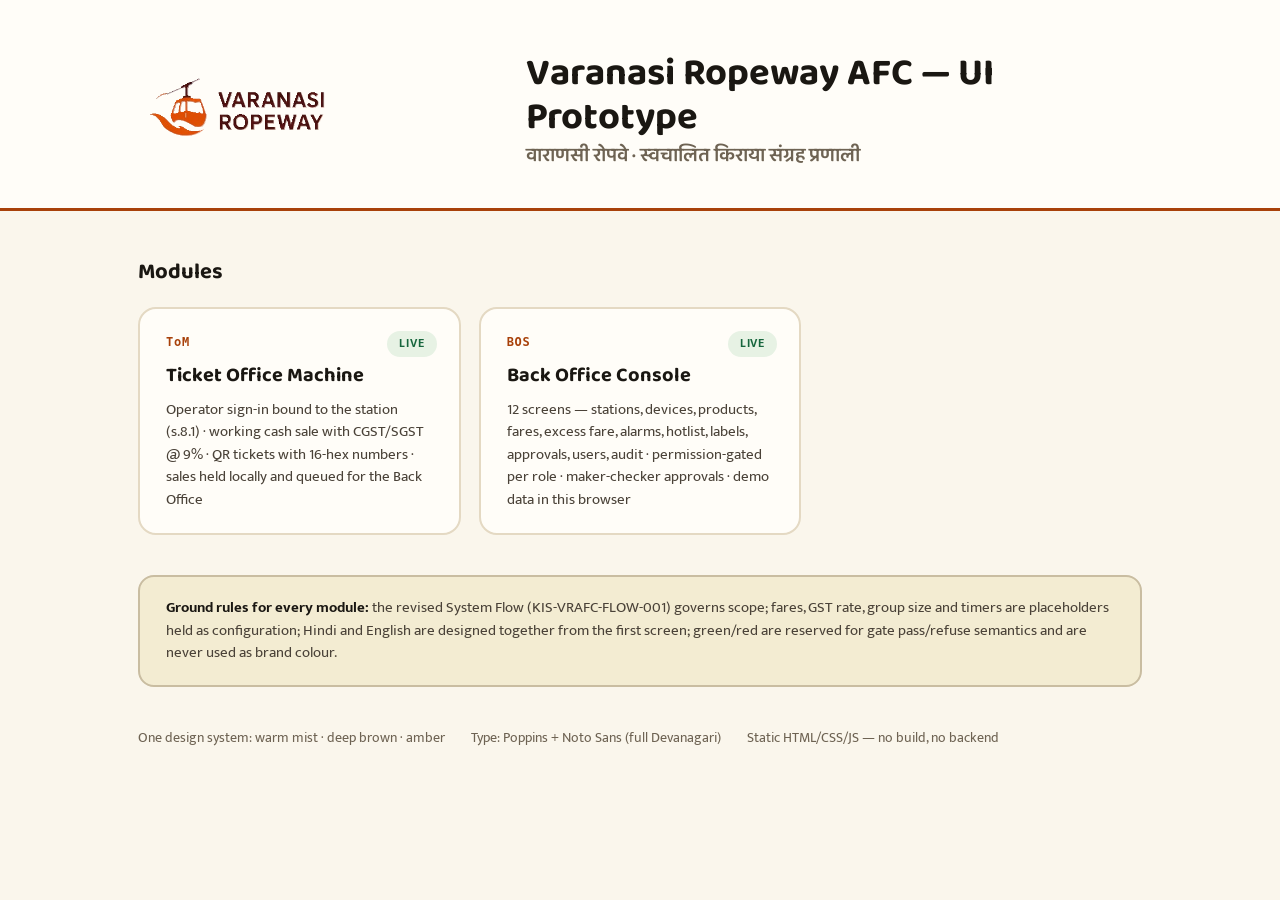
<file: index.html>
<!doctype html>
<html lang="en">
<head>
<meta charset="utf-8">
<meta name="viewport" content="width=device-width, initial-scale=1">
<title>Varanasi Ropeway AFC — UI Prototype</title>
<link rel="preconnect" href="https://fonts.googleapis.com">
<link rel="preconnect" href="https://fonts.gstatic.com" crossorigin>
<link href="https://fonts.googleapis.com/css2?family=Baloo+2:wght@600;700;800&family=Mukta:wght@400;500;600;700&display=swap" rel="stylesheet">
<link rel="stylesheet" href="assets/css/tokens.css">
<style>
  * { box-sizing: border-box; }
  html, body { margin: 0; }
  body {
    background: var(--w-paper); color: var(--w-ink);
    font-family: var(--font-body); font-size: 17px; line-height: 1.55;
    min-height: 100vh;
  }
  .wrap { max-width: 1060px; margin: 0 auto; padding: 0 28px 80px; }
  header.hero {
    border-bottom: 3px solid var(--w-primary);
    background: var(--w-card);
  }
  .hero-in { max-width: 1060px; margin: 0 auto; padding: 52px 28px 40px; display: flex; gap: 28px; align-items: center; }
  .hero-in .brandimg { height: 80px; width: auto; flex: 0 0 auto; }
  .hero h1 {
    margin: 0; font-family: var(--font-display); font-weight: 700;
    font-size: clamp(26px, 4vw, 38px); line-height: 1.15;
  }
  .hero h1 small { display: block; font-size: .52em; font-weight: 600; color: var(--w-ink-faint); margin-top: 6px; }
  .meta { font-size: 14px; color: var(--w-ink-faint); margin-top: 40px; display: flex; gap: 8px 26px; flex-wrap: wrap; }
  h2 {
    font-family: var(--font-display); font-weight: 700; font-size: 22px;
    margin: 44px 0 18px;
  }
  .grid { display: grid; grid-template-columns: repeat(auto-fill, minmax(300px, 1fr)); gap: 18px; }
  .mod {
    background: var(--w-card); border: 2px solid var(--w-line);
    border-radius: 18px; padding: 24px 26px 22px; text-decoration: none; color: inherit;
    display: flex; flex-direction: column; gap: 8px; position: relative;
    transition: border-color .15s, transform .15s var(--ease);
  }
  a.mod:hover { border-color: var(--w-primary); transform: translateY(-2px); }
  .mod .mc {
    font-family: var(--font-mono); font-size: 12px; font-weight: 700;
    letter-spacing: .06em; color: var(--w-primary);
  }
  .mod h3 { margin: 0; font-family: var(--font-display); font-weight: 700; font-size: 20px; }
  .mod p { margin: 0; font-size: 14.5px; color: var(--w-ink-soft); }
  .mod .st {
    position: absolute; top: 22px; right: 22px;
    font-size: 11.5px; font-weight: 700; letter-spacing: .08em; text-transform: uppercase;
    padding: 4px 12px; border-radius: 999px;
  }
  .st.live { background: var(--ok-bg); color: var(--ok); }
  .st.next { background: var(--w-cream); color: var(--w-ink-faint); }
  .note {
    margin-top: 40px; background: var(--w-cream); border: 2px solid var(--w-line-strong);
    border-radius: 16px; padding: 20px 26px; font-size: 14.5px; color: var(--w-ink-soft);
  }
  .note b { color: var(--w-ink); }
  :where(a):focus-visible { outline: 3px solid var(--w-primary); outline-offset: 3px; border-radius: 6px; }
</style>
</head>
<body>

<header class="hero">
  <div class="hero-in">
    <img class="brandimg" src="assets/img/logo.png" alt="Varanasi Ropeway">
    <h1>Varanasi Ropeway AFC — UI Prototype
      <small>वाराणसी रोपवे · स्वचालित किराया संग्रह प्रणाली</small>
    </h1>
  </div>
</header>

<div class="wrap">
  <h2>Modules</h2>
  <div class="grid">
    <!-- hidden for now
    <a class="mod" href="tvm/index.html">
      <span class="st live">Live</span>
      <span class="mc">TVM</span>
      <h3>Ticket Vending Machine</h3>
      <p>Self-service kiosk · 1080×1920 touch · UPI only · 21 screens with working flow, Hindi/English</p>
    </a>
    -->
    <a class="mod" href="tom/index.html">
      <span class="st live">Live</span>
      <span class="mc">ToM</span>
      <h3>Ticket Office Machine</h3>
      <p>Operator sign-in bound to the station (s.8.1) · working cash sale with CGST/SGST @ 9% · QR tickets with 16-hex numbers · sales held locally and queued for the Back Office</p>
    </a>
    <!-- hidden for now
    <a class="mod" href="efo/index.html">
      <span class="st live">Live</span>
      <span class="mc">EFO</span>
      <h3>Excess Fare Office</h3>
      <p>All 7 case types working — over-travel with fare-difference + fine, Over-Travel Ticket, releases, disputes · fare and fine reported apart · shares the BOS ledger</p>
    </a>
    -->
    <a class="mod" href="bos/index.html">
      <span class="st live">Live</span>
      <span class="mc">BOS</span>
      <h3>Back Office Console</h3>
      <p>12 screens — stations, devices, products, fares, excess fare, alarms, hotlist, labels, approvals, users, audit · permission-gated per role · maker-checker approvals · demo data in this browser</p>
    </a>
    <!-- hidden for now
    <div class="mod">
      <span class="st next">Queued</span>
      <span class="mc">ECU</span>
      <h3>Gate Lane Display</h3>
      <p>Full-bleed lane states · pass / refuse · 24 refusal reasons</p>
    </div>
    -->
    <!-- hidden for now
    <div class="mod">
      <span class="st next">Queued</span>
      <span class="mc">WP · APP</span>
      <h3>Web Portal &amp; Mobile App</h3>
      <p>Phase 2 · advance booking · booking codes</p>
    </div>
    -->
  </div>

  <div class="note">
    <b>Ground rules for every module:</b> the revised System Flow (KIS-VRAFC-FLOW-001) governs scope;
    fares, GST rate, group size and timers are placeholders held as configuration;
    Hindi and English are designed together from the first screen; green/red are reserved
    for gate pass/refuse semantics and are never used as brand colour.
  </div>

  <div class="meta">
    <span>One design system: warm mist · deep brown · amber</span>
    <span>Type: Poppins + Noto Sans (full Devanagari)</span>
    <span>Static HTML/CSS/JS — no build, no backend</span>
  </div>
</div>

</body>
</html>
</file>
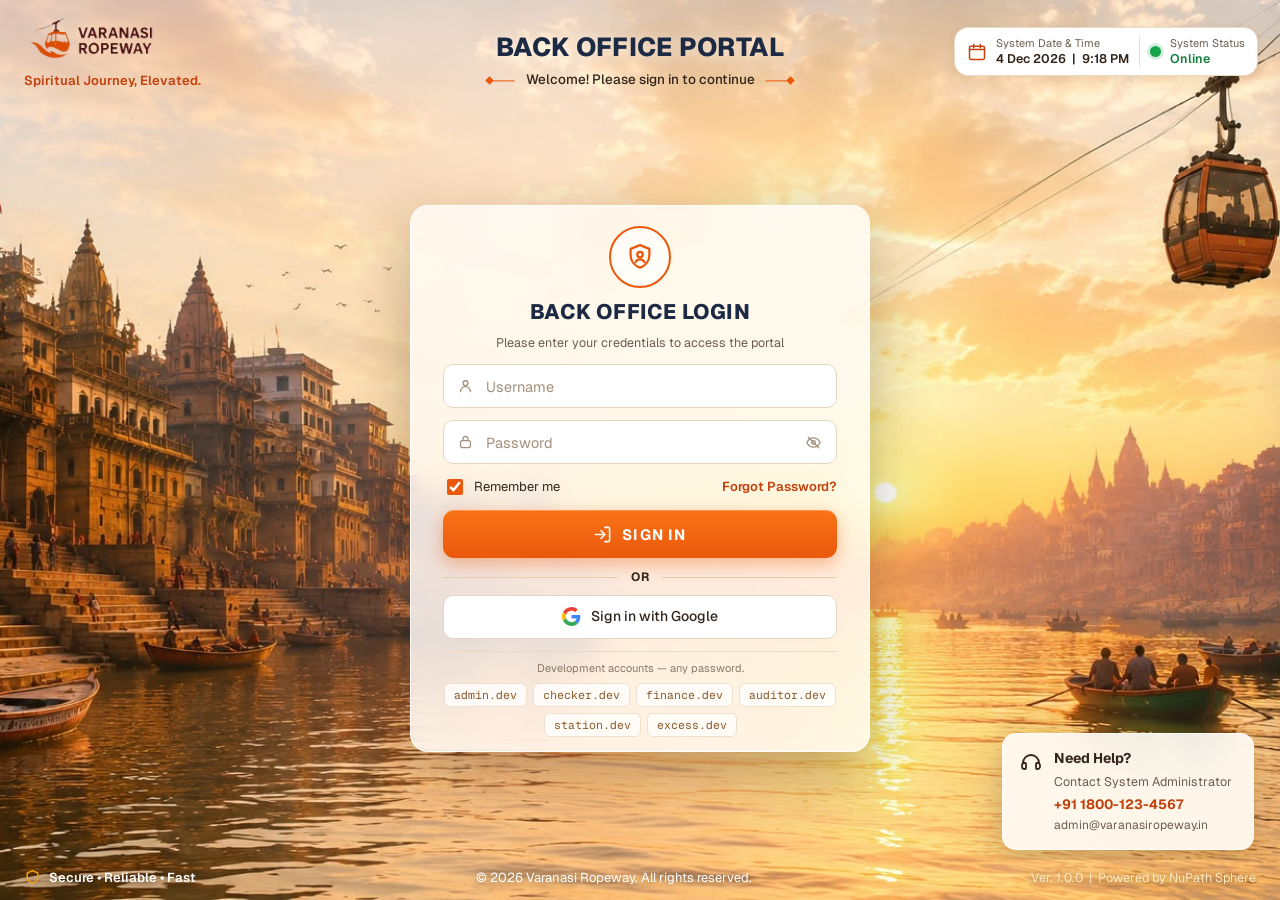
<file: bos/index.html>
<!doctype html>
<html lang="en-IN">
<head>
<meta charset="utf-8">
<meta name="viewport" content="width=device-width, initial-scale=1">
<meta name="theme-color" content="#f8f3ea">
<title>Back Office — Varanasi Ropeway AFC</title>
<link rel="preconnect" href="https://fonts.googleapis.com">
<link rel="preconnect" href="https://fonts.gstatic.com" crossorigin>
<link href="https://fonts.googleapis.com/css2?family=Noto+Sans+Devanagari:wght@400;500;600&family=Geist:wght@400;500;600;700&family=Geist+Mono:wght@400;500;600&display=swap" rel="stylesheet">
<link rel="stylesheet" href="../assets/css/bos.css">
<link rel="stylesheet" href="../assets/css/bos-login.css">
<style>
  .req { color: var(--danger); font-style: normal; }
  .hint { font-size: 12px; color: var(--b-ink-faint); margin-top: 5px; line-height: 1.5; }
  .kv { display: flex; justify-content: space-between; gap: 14px; padding: 7px 0; border-bottom: 1px solid var(--b-line); font-size: 13.5px; }
  .kv span { color: var(--b-ink-faint); }
  .kv:last-child { border-bottom: none; }
  .empty { padding: 28px 24px; color: var(--b-ink-faint); font-size: 13.5px; }
  .empty .hint { margin-top: 4px; }
    .drawer-actions { display: flex; gap: 10px; margin-top: 18px; }
  .apr-card + .apr-card { margin-top: 4px; }
  #pageDesc { display: none; }

</style>
</head>
<body>

<!-- ═══ LOGIN — ToM-family full-bleed ═══ -->
<section id="login" class="blogin">
  <header class="bl-bar">
    <a class="brand" href="../index.html" title="Back to all modules">
      <img src="../assets/img/logo.png" alt="Varanasi Ropeway" width="252" height="56">
      <span class="tagline">Spiritual Journey, Elevated.</span>
    </a>
    <div class="bl-title">
      <h1>BACK OFFICE PORTAL</h1>
      <p class="bl-sub"><i></i> Welcome! Please sign in to continue <i></i></p>
    </div>
    <div class="bl-status">
      <div class="bls-cell">
        <svg viewBox="0 0 24 24" fill="none" stroke="currentColor" stroke-width="1.8" stroke-linecap="round" stroke-linejoin="round"><rect x="3" y="5" width="18" height="16" rx="2"/><path d="M3 9h18M8 3v4M16 3v4"/></svg>
        <span class="bls-l">System Date &amp; Time<b><span id="blDate">—</span>  |  <span id="blTime">—</span></b></span>
      </div>
      <span class="bls-div"></span>
      <div class="bls-cell">
        <span class="bls-dot"></span>
        <span class="bls-l">System Status<b class="bls-on">Online</b></span>
      </div>
    </div>
  </header>
  <div class="bl-mid">
    <form class="blc" id="loginForm" autocomplete="off">
      <div class="blc-badge"><svg viewBox="0 0 24 24" fill="none" stroke="currentColor" stroke-width="1.8" stroke-linecap="round" stroke-linejoin="round"><path d="M12 2.5 4.5 5.5v5c0 4.6 3.1 8.4 7.5 10 4.4-1.6 7.5-5.4 7.5-10v-5z"/><circle cx="12" cy="10" r="2.2"/><path d="M8.5 16a4 4 0 0 1 7 0"/></svg></div>
      <h2>BACK OFFICE LOGIN</h2>
      <p class="blc-sub">Please enter your credentials to access the portal</p>
      <div class="login-err" id="loginErr">—</div>
      <div class="blc-input">
        <svg viewBox="0 0 24 24" fill="none" stroke="currentColor" stroke-width="1.8" stroke-linecap="round" aria-hidden="true"><circle cx="12" cy="8" r="3.4"/><path d="M5 20a7 7 0 0 1 14 0"/></svg>
        <input id="loginUser" name="username" autocomplete="username" spellcheck="false" autocapitalize="off" placeholder="Username" aria-label="Username" required>
      </div>
      <div class="blc-input">
        <svg viewBox="0 0 24 24" fill="none" stroke="currentColor" stroke-width="1.8" stroke-linecap="round" aria-hidden="true"><rect x="5" y="10" width="14" height="10" rx="2.5"/><path d="M8.5 10V7.5a3.5 3.5 0 0 1 7 0V10"/></svg>
        <input id="loginPass" type="password" placeholder="Password" autocomplete="current-password" aria-label="Password">
        <button type="button" class="eye" id="pwToggle" aria-label="Show password"><svg viewBox="0 0 24 24" fill="none" stroke="currentColor" stroke-width="1.8" stroke-linecap="round" stroke-linejoin="round"><path d="M2.5 12S6 5.5 12 5.5 21.5 12 21.5 12 18 18.5 12 18.5 2.5 12 2.5 12z"/><circle cx="12" cy="12" r="2.6"/><path d="M4.5 4.5l15 15"/></svg></button>
      </div>
      <div class="blc-row">
        <label class="blc-remember"><input type="checkbox" checked> Remember me</label>
        <a href="#" class="blc-forgot" id="forgotLink">Forgot Password?</a>
      </div>
      <button class="blc-btn" type="submit">
        <svg viewBox="0 0 24 24" fill="none" stroke="currentColor" stroke-width="2" stroke-linecap="round" stroke-linejoin="round"><path d="M15 3h4a2 2 0 0 1 2 2v14a2 2 0 0 1-2 2h-4M10 17l5-5-5-5M15 12H3"/></svg>
        <span>SIGN IN</span>
      </button>
      <div class="blc-or"><span>OR</span></div>
      <button class="blc-google" type="button" id="googleBtn">
        <svg viewBox="0 0 48 48" aria-hidden="true"><path fill="#EA4335" d="M24 9.5c3.5 0 6.6 1.2 9 3.5l6.7-6.7C35.6 2.5 30.2 0 24 0 14.6 0 6.5 5.4 2.6 13.2l7.8 6.1C12.3 13.2 17.7 9.5 24 9.5z"/><path fill="#4285F4" d="M46.5 24.5c0-1.6-.1-3.1-.4-4.5H24v9h12.7c-.6 3-2.3 5.5-4.8 7.2l7.6 5.9c4.4-4.1 7-10.1 7-17.6z"/><path fill="#FBBC05" d="M10.4 28.7a14.5 14.5 0 0 1 0-9.4l-7.8-6.1a24 24 0 0 0 0 21.6z"/><path fill="#34A853" d="M24 48c6.2 0 11.4-2 15.5-5.9l-7.6-5.9c-2.1 1.4-4.8 2.3-7.9 2.3-6.3 0-11.7-3.7-13.6-9.8l-7.8 6.1C6.5 42.6 14.6 48 24 48z"/></svg>
        Sign in with Google
      </button>
      <div class="demo-row">
        <p>Development accounts — any password.</p>
        <div class="demo-chips" id="devChips">
          <button type="button" data-demo="admin.dev">admin.dev</button>
          <button type="button" data-demo="checker.dev">checker.dev</button>
          <button type="button" data-demo="finance.dev">finance.dev</button>
          <button type="button" data-demo="auditor.dev">auditor.dev</button>
          <button type="button" data-demo="station.dev">station.dev</button>
          <button type="button" data-demo="excess.dev">excess.dev</button>
        </div>
      </div>
    </form>
    <div class="bl-side">
      <div class="bl-card bl-help">
        <svg viewBox="0 0 24 24" fill="none" stroke="currentColor" stroke-width="1.8" stroke-linecap="round" stroke-linejoin="round"><path d="M4 13a8 8 0 0 1 16 0"/><path d="M3 15.5A2.5 2.5 0 0 1 5.5 13H6a1 1 0 0 1 1 1v4a1 1 0 0 1-1 1h-.5A2.5 2.5 0 0 1 3 16.5zM21 15.5a2.5 2.5 0 0 0-2.5-2.5H18a1 1 0 0 0-1 1v4a1 1 0 0 0 1 1h.5a2.5 2.5 0 0 0 2.5-2.5z"/></svg>
        <div><b>Need Help?</b><span>Contact System Administrator</span><i>+91 1800-123-4567</i><em>admin@varanasiropeway.in</em></div>
      </div>
    </div>
  </div>
  <footer class="bl-foot">
    <span class="blf-badge"><svg viewBox="0 0 24 24" fill="none" stroke="currentColor" stroke-width="2" stroke-linecap="round" stroke-linejoin="round"><path d="M12 2.5 4.5 5.5v5c0 4.6 3.1 8.4 7.5 10 4.4-1.6 7.5-5.4 7.5-10v-5z"/></svg> Secure • Reliable • Fast</span>
    <span class="blf-copy">© 2026 Varanasi Ropeway. All rights reserved.</span>
    <span class="blf-ver">Ver. 1.0.0  |  Powered by NuPath Sphere</span>
  </footer>
</section>

<!-- ═══ APP SHELL ═══ -->
<div class="app" id="app">
  <aside class="rail-b">
    <div class="brand">
      <button class="hamb" id="railToggle" aria-label="Toggle navigation" aria-expanded="true" aria-controls="nav">
        <span></span><span></span><span></span>
      </button>
      <a class="brandplate" href="../index.html" title="Back to all modules"><img class="brandimg" src="../assets/img/logo.png" alt="Varanasi Ropeway — all modules" width="171" height="38"></a>
      <span class="bspace" aria-hidden="true"></span>
    </div>
    <nav class="nav" id="nav" aria-label="Primary"></nav>
    <div class="rfoot">Phase 1 · demo data in this browser only<br><button class="btn-linklike" id="resetData" style="text-decoration:underline;padding:0">Reset demo data</button></div>
  </aside>

  <div class="main">
    <div class="topbar">
      <div class="tb-head">
        <h1 id="pageTitle">Dashboard</h1>
        <p id="pageSub"></p>
        <div id="pageDesc"></div>
      </div>
      <div class="tspace"></div>
      <div class="tb-search">
        <svg viewBox="0 0 24 24" fill="none" stroke="currentColor" stroke-width="2" stroke-linecap="round" aria-hidden="true"><circle cx="11" cy="11" r="6.5"/><path d="M20 20l-4.2-4.2"/></svg>
        <input id="tbSearch" placeholder="Search anything…" aria-label="Search">
      </div>
      <button class="tb-bell" id="tbBell" aria-label="Notifications">
        <svg viewBox="0 0 24 24" fill="none" stroke="currentColor" stroke-width="1.9" stroke-linecap="round" stroke-linejoin="round"><path d="M6 9a6 6 0 0 1 12 0c0 5 2 6 2 6H4s2-1 2-6"/><path d="M10 20a2 2 0 0 0 4 0"/></svg>
        <i id="tbBellN">0</i>
      </button>
      <span class="chip info" id="roBadge" style="display:none">Read-only</span>
      <div class="tb-user">
        <button class="tb-userbtn" id="tbUserBtn" aria-expanded="false">
          <span class="tb-av" id="tbAv">—</span>
          <span class="tb-ut"><b id="topUserName">—</b><span id="topUserRoles">—</span></span>
          <svg class="tb-chev" viewBox="0 0 24 24" fill="none" stroke="currentColor" stroke-width="2" stroke-linecap="round" stroke-linejoin="round" aria-hidden="true"><path d="M6 9l6 6 6-6"/></svg>
        </button>
        <div class="tb-menu" id="tbMenu"><button class="btn btn-quiet" id="signOut">Sign out</button></div>
      </div>
    </div>

    <div class="content" id="content"></div>

  </div>
</div>

<!-- drawer -->
<div class="drawer-overlay" id="overlay"></div>
<aside class="drawer" id="drawer">
  <header style="padding:22px 26px 8px">
    <h2 id="drawerTitle" style="font-size:18px">—</h2>
    <div id="drawerSub" style="font-size:12.5px;color:var(--b-ink-faint);margin-top:4px"></div>
  </header>
  <div id="drawerBody" style="padding:14px 26px 30px;overflow-y:auto"></div>
</aside>

<div class="toast" id="toast">
  <svg viewBox="0 0 24 24" fill="none" stroke="currentColor" stroke-width="2.4" stroke-linecap="round" stroke-linejoin="round" aria-hidden="true"><path d="M4 12.5l5 5L20 7"/></svg>
  <span id="toastMsg">OK</span>
</div>

<script src="https://cdnjs.cloudflare.com/ajax/libs/gsap/3.12.5/gsap.min.js"></script>
<script src="../assets/js/motion.js"></script>
<script src="../assets/js/bos-data.js"></script>
<script src="../assets/js/bos.js"></script>
</body>
</html>
</file>
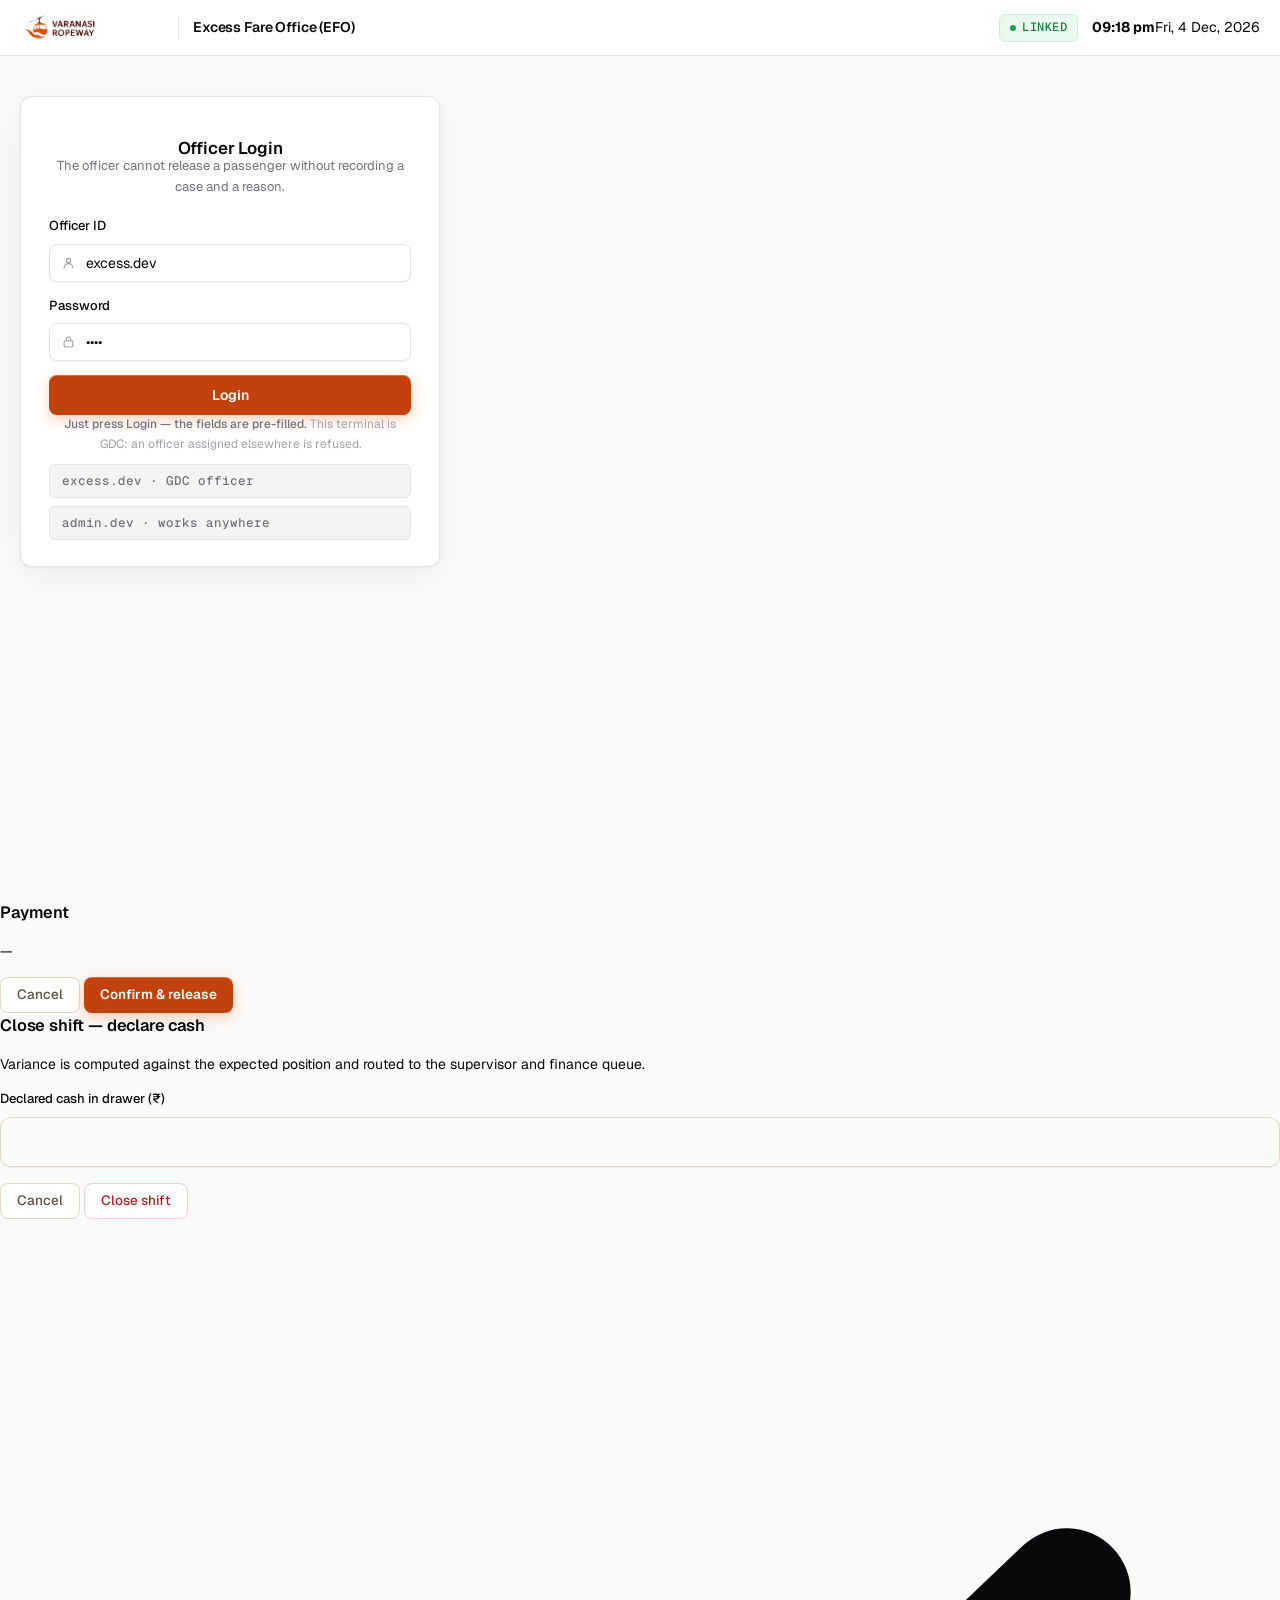
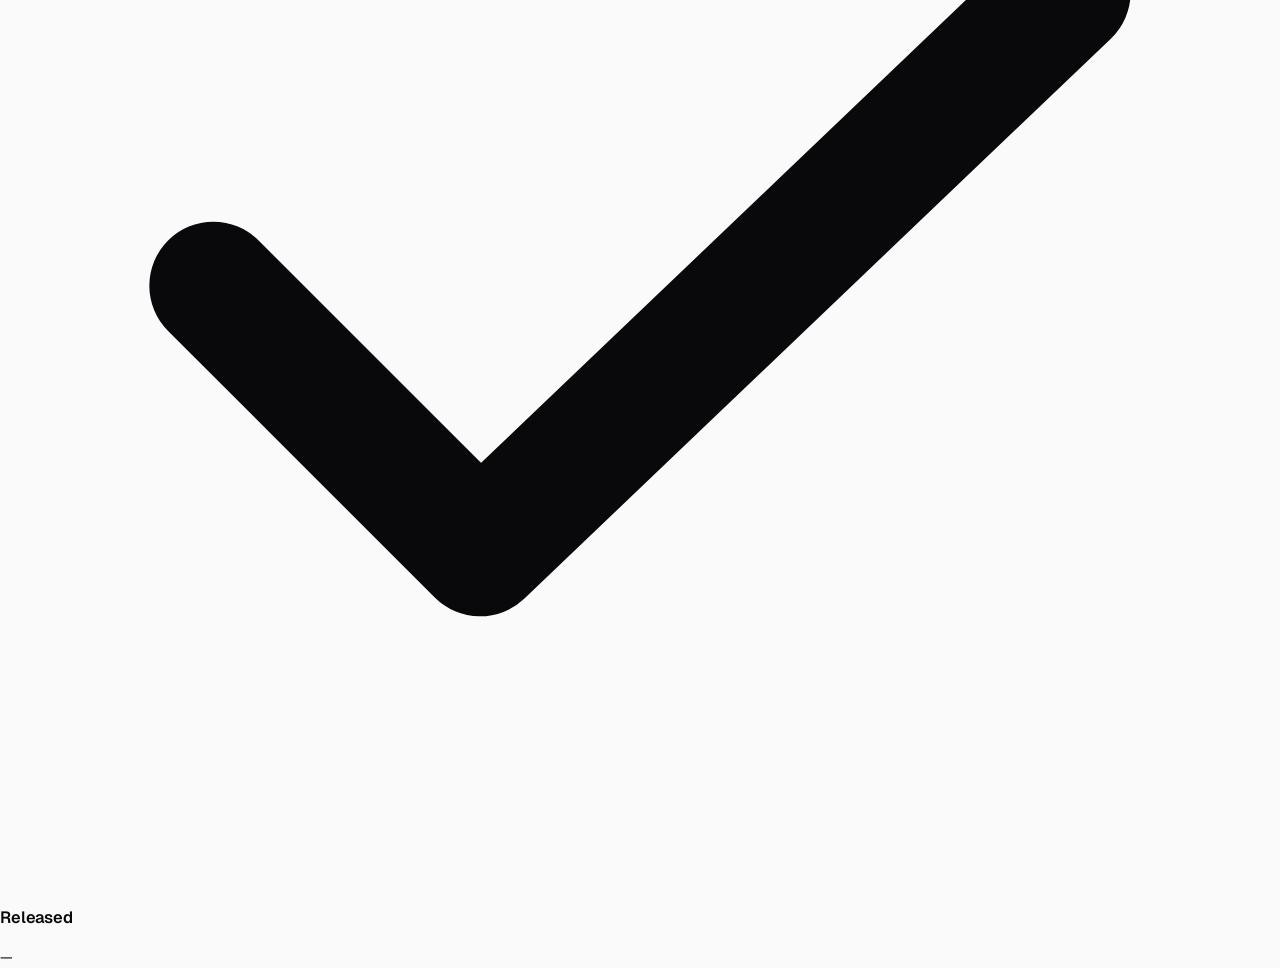
<file: efo/index.html>
<!doctype html>
<html lang="en">
<head>
<meta charset="utf-8">
<meta name="viewport" content="width=device-width, initial-scale=1">
<title>EFO — Excess Fare Office · Varanasi Ropeway AFC · UI Prototype</title>
<link rel="preconnect" href="https://fonts.googleapis.com">
<link rel="preconnect" href="https://fonts.gstatic.com" crossorigin>
<link href="https://fonts.googleapis.com/css2?family=Poppins:wght@500;600;700&family=Noto+Sans:wght@400;500;600;700&family=Noto+Sans+Devanagari:wght@400;500;600&family=Geist:wght@400;500;600;700&family=Geist+Mono:wght@400;500;600&display=swap" rel="stylesheet">
<link rel="stylesheet" href="../assets/css/bos.css">
<link rel="stylesheet" href="../assets/css/efo.css">
<style>
  /* EFO specifics on the terminal chassis */
  .case-grid { display: grid; grid-template-columns: repeat(auto-fill, minmax(215px, 1fr)); gap: 12px; }
  .case-tile {
    text-align: left; background: #fbf6ea; border: 2px solid var(--b-line-mid);
    border-radius: 14px; padding: 14px 16px; transition: border-color .12s, background .12s;
  }
  .case-tile:hover { border-color: var(--b-orange); }
  .case-tile.on { background: var(--b-card-warm); border-color: var(--b-orange-deep); }
  .case-tile b { display: block; font-family: var(--font-display); font-weight: 600; font-size: 14px; }
  .case-tile span { font-size: 11.5px; color: var(--b-ink-faint); line-height: 1.45; display: block; margin-top: 3px; }
  .case-tile .fee { float: right; font-family: var(--font-display); font-weight: 600; font-size: 12px; color: var(--b-orange-deep); }
  .case-form { margin-top: 20px; }
  .case-form .field { max-width: 420px; }
  .released {
    display: flex; flex-direction: column; align-items: center; gap: 14px;
    padding: 26px 0 8px; text-align: center;
  }
  .released .rbadge {
    width: 84px; height: 84px; border-radius: 50%;
    background: var(--ok-bg); color: var(--ok); border: 3px solid var(--ok);
    display: grid; place-items: center;
  }
  .released .rbadge svg { width: 40px; height: 40px; }
  .released h3 { font-size: 19px; }
  .released .mono { font-family: var(--font-mono); font-size: 12px; color: var(--b-ink-soft); }
  .fee-split { display: flex; gap: 10px; margin: 6px 0 2px; }
  .fee-split .fs {
    flex: 1; background: #fff; border: 1.5px solid var(--b-line-mid); border-radius: 12px;
    padding: 10px 14px;
  }
  .fee-split .fs span { font-size: 11px; color: var(--b-ink-faint); display: block; }
  .fee-split .fs b { font-family: var(--font-display); font-size: 18px; font-variant-numeric: tabular-nums; }
</style>
</head>
<body>

<header class="th-bar">
  <a class="brand" href="../index.html" title="Back to all modules">
    <img class="brandimg" src="../assets/img/logo.png" alt="Varanasi Ropeway — all modules">
  </a>
  <span class="th-div" aria-hidden="true"></span>
  <div class="th-title">
    <h1>Excess Fare Office (EFO)</h1>
  </div>
  <div class="hspace"></div>
  <button class="statpill" id="linkChip" title="Demo: click to toggle the Back Office link">
    <span class="okdot" id="linkDot">linked</span>
  </button>
  <div class="statpill" id="queueChip" style="display:none" title="Cases awaiting sync"><b id="queueN">queue 0</b></div>
  <div class="th-clock"><b id="thClock">–:–</b><span id="thDate">—</span></div>
  <div class="th-user" id="thOp" style="display:none">
    <span class="th-av" aria-hidden="true"><svg viewBox="0 0 24 24" fill="none" stroke="currentColor" stroke-width="2" stroke-linecap="round" aria-hidden="true"><circle cx="12" cy="8" r="3.4"/><path d="M5 20a7 7 0 0 1 14 0"/></svg></span>
    <div><b id="thOpName">—</b><span id="thOpId">—</span></div>
  </div>
  <button class="th-out" id="thLogout" style="display:none"><svg viewBox="0 0 24 24" fill="none" stroke="currentColor" stroke-width="2" stroke-linecap="round" stroke-linejoin="round" aria-hidden="true"><path d="M9 21H6a2 2 0 0 1-2-2V5a2 2 0 0 1 2-2h3M16 17l5-5-5-5M21 12H9"/></svg><span>Sign out</span></button>
</header>

<!-- ═══ LOGIN ═══ -->
<section class="view on tlogin" id="v-login">
  <form class="tlogin-card" id="tLoginForm" autocomplete="off">
    <h2>Officer Login</h2>
    <p class="lsub">The officer cannot release a passenger without recording a case and a reason.</p>
    <div class="login-err" id="tLoginErr">—</div>
    <div class="field">
      <label for="tUser">Officer ID</label>
      <div class="fwrap">
        <svg viewBox="0 0 24 24" fill="none" stroke="currentColor" stroke-width="1.8" stroke-linecap="round" aria-hidden="true"><circle cx="12" cy="8" r="3.4"/><path d="M5 20a7 7 0 0 1 14 0"/></svg>
        <input id="tUser" placeholder="e.g. excess.dev">
      </div>
    </div>
    <div class="field">
      <label for="tPass">Password</label>
      <div class="fwrap">
        <svg viewBox="0 0 24 24" fill="none" stroke="currentColor" stroke-width="1.8" stroke-linecap="round" aria-hidden="true"><rect x="5" y="10" width="14" height="10" rx="2.5"/><path d="M8.5 10V7.5a3.5 3.5 0 0 1 7 0V10"/></svg>
        <input id="tPass" type="password" placeholder="any value — demo">
      </div>
    </div>
    <button class="btn btn-primary btn-lg" type="submit">Login</button>
    <div class="demo-row">
      <p><b>Just press Login — the fields are pre-filled.</b> This terminal is GDC: an officer assigned elsewhere is refused.</p>
      <div class="demo-chips">
        <button type="button" data-demo="excess.dev">excess.dev · GDC officer</button>
        <button type="button" data-demo="admin.dev">admin.dev · works anywhere</button>
      </div>
    </div>
  </form>
</section>

<!-- ═══ SHIFT OPEN ═══ -->
<section class="view" id="v-float">
  <div class="shift-wrap">
    <div class="card">
      <header><h2>Declare opening float</h2><div class="hspace"></div>
        <span class="chip warn">Cases are blocked until the float is declared</span>
        <div class="sub">The office takes fares and fines, so it carries a drawer like the counter. Everything collected here reconciles into the excess fare report.</div>
      </header>
      <div class="pad">
        <div class="denoms" id="denoms"></div>
        <div class="float-total">
          <span style="font-weight:600">Opening float · प्रारंभिक राशि</span>
          <b id="floatTotal">₹0</b>
        </div>
      </div>
      <div class="pad" style="border-top:1px solid var(--b-line);display:flex;justify-content:flex-end">
        <button class="btn btn-primary" id="openShift" style="height:50px;padding:0 30px">Open shift &amp; start handling cases</button>
      </div>
    </div>
  </div>
</section>

<!-- ═══ WORKSPACE ═══ -->
<section class="view" id="v-ws">
  <div class="tabs" id="tabs">
    <button data-tab="case" class="on">New Case</button>
    <button data-tab="log">Case Log</button>
    <button data-tab="shift">Shift</button>
  </div>
  <div class="wsbody">

    <!-- NEW CASE -->
    <div class="card tabpane" data-pane="case">
      <div class="sale-grid">
        <div class="sale-left">
          <h3>Case type · System Flow §10</h3>
          <div class="case-grid" id="caseTypes"></div>
          <div class="case-form" id="caseForm"></div>
        </div>
        <div class="bill" id="caseBill">
          <h3>Case</h3>
          <div id="cbBody"><p style="color:var(--b-ink-faint);font-size:13px">Choose a case type. The system computes what is due; you record the reason and authorise the release.</p></div>
        </div>
      </div>
    </div>

    <!-- CASE LOG -->
    <div class="card tabpane" data-pane="log" style="display:none">
      <header><h2>Cases this terminal</h2><div class="hspace"></div><span class="chip dim" id="logCount">0 cases</span></header>
      <div class="tscroll"><table class="grid">
        <thead><tr><th>Ref</th><th>Time</th><th>Case</th><th>Medium</th><th class="num">Fare</th><th class="num">Fine</th><th>Mode</th><th>Officer</th></tr></thead>
        <tbody id="logRows"></tbody>
      </table></div>
    </div>

    <!-- SHIFT -->
    <div class="card tabpane" data-pane="shift" style="display:none">
      <header><h2>Shift position</h2><div class="hspace"></div><span class="chip ok">Open</span></header>
      <div class="shift-cols">
        <div>
          <div class="kv"><span>Officer</span><b id="svOp">—</b></div>
          <div class="kv"><span>Terminal</span><b>GDC-EFO-01 · Gadoliya Chowk</b></div>
          <div class="kv"><span>Shift opened</span><b id="svOpened">—</b></div>
          <div class="kv"><span>Opening float</span><b id="svFloat">—</b></div>
          <div class="kv"><span>Cases handled</span><b id="svCases">0</b></div>
          <div class="kv"><span>Releases without charge</span><b id="svFree">0</b></div>
        </div>
        <div>
          <div class="kv"><span>Fares recovered</span><b id="svFares">₹0</b></div>
          <div class="kv"><span>Fines collected</span><b id="svFines">₹0</b></div>
          <div class="kv big"><span>Total collected</span><b id="svTotal">₹0</b></div>
          <div class="kv big"><span>Expected cash in drawer</span><b id="svExpect">₹0</b></div>
          <div class="kv"><span style="font-size:11.5px">Fare and fine are recorded as separate amounts so revenue and penalty report apart (rule 14).</span></div>
        </div>
      </div>
      <div class="pad" style="border-top:1px solid var(--b-line);display:flex;justify-content:flex-end">
        <button class="btn btn-danger" id="closeShiftBtn" style="height:48px;padding:0 26px">Close shift — declare cash</button>
      </div>
    </div>

  </div>
</section>

<!-- payment modal (same chassis as the counter) -->
<div class="paymodal" id="payModal">
  <div class="pcard">
    <h3 id="pmTitle">Payment</h3>
    <p class="psub" id="pmSub">—</p>
    <div id="pmBody"></div>
    <div class="pm-actions">
      <button class="btn btn-quiet" id="pmCancel">Cancel</button>
      <button class="btn btn-primary" id="pmConfirm">Confirm &amp; release</button>
    </div>
  </div>
</div>

<!-- close-shift modal -->
<div class="paymodal" id="closeModal">
  <div class="pcard">
    <h3>Close shift — declare cash</h3>
    <p class="psub">Variance is computed against the expected position and routed to the supervisor and finance queue.</p>
    <div class="field">
      <label for="declareIn">Declared cash in drawer (₹)</label>
      <input id="declareIn" type="number" min="0" step="1" style="padding-left:16px;height:50px;width:100%;border-radius:11px;border:1.5px solid var(--b-line-mid)">
    </div>
    <div id="varLine" style="margin-bottom:16px"></div>
    <div class="pm-actions">
      <button class="btn btn-quiet" id="closeCancel">Cancel</button>
      <button class="btn btn-danger" id="closeConfirm">Close shift</button>
    </div>
  </div>
</div>

<div class="flash" id="flash">
  <div class="fcard">
    <div class="fbadge"><svg viewBox="0 0 24 24" fill="none" stroke="currentColor" stroke-width="2.4" stroke-linecap="round" stroke-linejoin="round"><path d="M4 12.5l5 5L20 7"/></svg></div>
    <h3 id="flashT">Released</h3>
    <p id="flashP">—</p>
  </div>
</div>

<div class="toast" id="toast">
  <svg viewBox="0 0 24 24" fill="none" stroke="currentColor" stroke-width="2.4" stroke-linecap="round" stroke-linejoin="round" aria-hidden="true"><path d="M4 12.5l5 5L20 7"/></svg>
  <span id="toastMsg">OK</span>
</div>

<script src="https://cdnjs.cloudflare.com/ajax/libs/gsap/3.12.5/gsap.min.js"></script>
<script src="../assets/js/motion.js"></script>
<script src="../assets/js/bos-data.js"></script>
<script src="../assets/js/efo.js"></script>
</body>
</html>
</file>
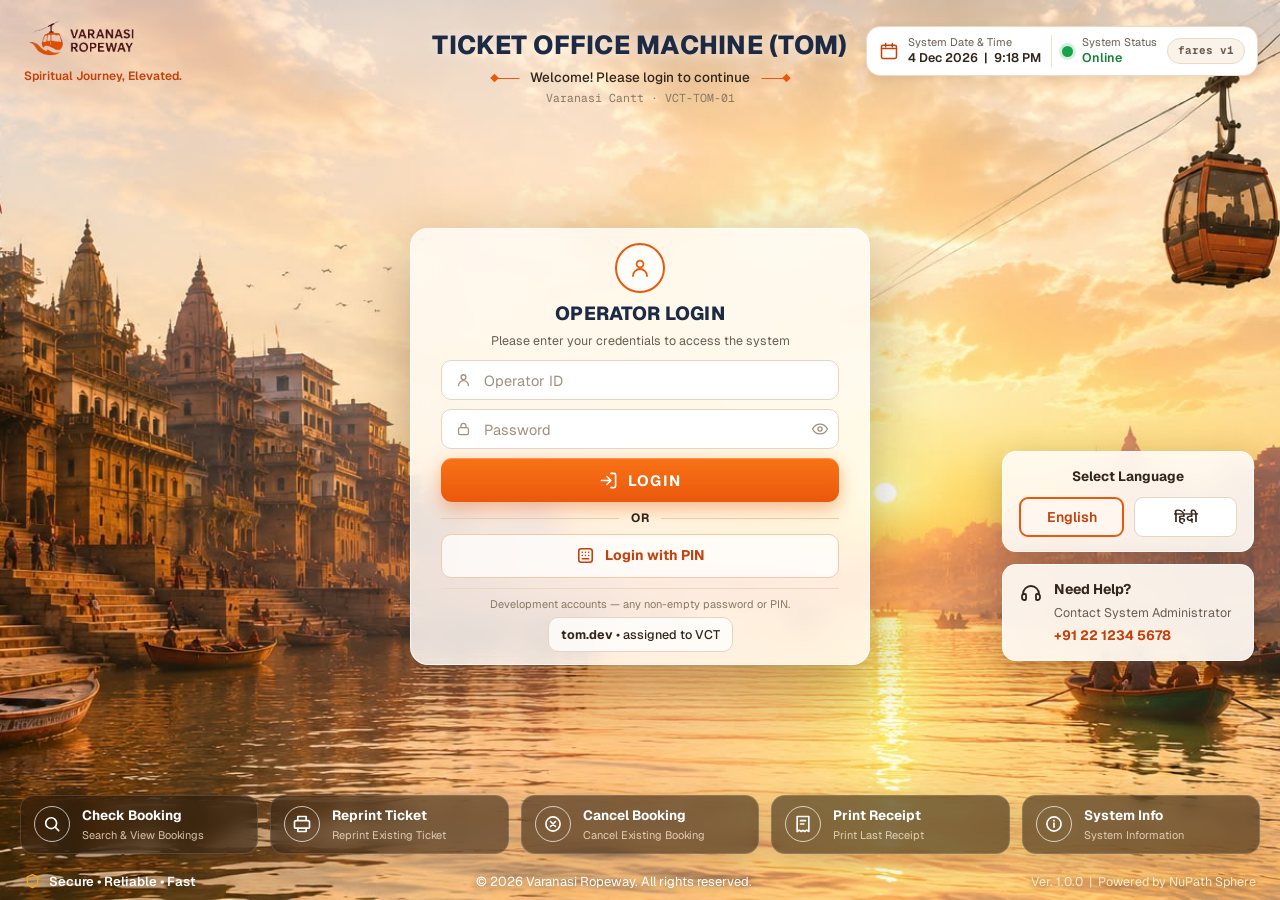
<file: tom/index.html>
<!doctype html>
<html lang="en-IN">
<head>
<meta charset="utf-8">
<meta name="viewport" content="width=device-width, initial-scale=1">
<meta name="theme-color" content="#fdf7f0">
<title>Ticket Office Machine — Varanasi Ropeway</title>
<link rel="preconnect" href="https://fonts.googleapis.com">
<link rel="preconnect" href="https://fonts.gstatic.com" crossorigin>
<link href="https://fonts.googleapis.com/css2?family=Geist:wght@400;500;600;700;800&family=Geist+Mono:wght@400;500;600&family=Noto+Sans+Devanagari:wght@400;500;600&display=swap" rel="stylesheet">
<link rel="stylesheet" href="../assets/css/bos.css">
<link rel="stylesheet" href="../assets/css/tom.css">
</head>
<body>

<!-- ═══ HEADER ═══ -->
<header class="th-bar">
  <a class="brand" href="../index.html" title="Back to all modules">
    <img class="brandimg" src="../assets/img/logo.png" alt="Varanasi Ropeway" width="171" height="38">
    <span class="tagline" data-i18n="tag">Spiritual Journey, Elevated.</span>
  </a>
  <div class="th-title">
    <h1 data-i18n="title">TICKET OFFICE MACHINE (TOM)</h1>
    <p class="tsub tsub-login"><i></i> <span data-i18n="welcome">Welcome! Please login to continue</span> <i></i></p>
    <p class="tsub tsub-sale" data-i18n="salesub">Issue Tickets  •  Check Bookings  •  Manage Operations</p>
    <p class="tstation" id="thStation">—</p>
  </div>
  <div class="th-status">
    <div class="ts-row">
      <button class="ts-cell tsc-btn" id="linkChip" title="Demo: click to cycle online → offline → fare table stale">
        <svg viewBox="0 0 24 24" fill="none" stroke="currentColor" stroke-width="1.8" stroke-linecap="round" stroke-linejoin="round"><rect x="3" y="5" width="18" height="16" rx="2"/><path d="M3 9h18M8 3v4M16 3v4"/></svg>
        <span class="tsl"><span data-i18n="sysdt">System Date &amp; Time</span><b><span id="sysDate">—</span>  |  <span id="sysTime">—</span></b></span>
      </button>
      <span class="ts-div"></span>
      <div class="ts-cell">
        <span class="okdot" id="linkDot">linked</span>
        <span class="tsl"><span data-i18n="sysstat">System Status</span><b id="linkWord">Online</b></span>
      </div>
      <div class="statpill" id="faresChip"><b id="faresVer">fares v—</b></div>
      <div class="statpill" id="queueChip" style="display:none"><b id="queueN">queue 0</b></div>
    </div>
    <div class="ts-row ts-op" id="thOp" style="display:none">
      <div class="ts-cell">
        <span class="th-av" id="thAv">—</span>
        <span class="tsl"><span data-i18n="operator">Operator</span>&nbsp;:&nbsp;<b id="thOpName">—</b><span class="tsl2"><span data-i18n="device">Device</span>&nbsp;:&nbsp;VCT-TOM-01</span></span>
      </div>
      <button class="th-out" id="thLogout" style="display:none">
        <svg viewBox="0 0 24 24" fill="none" stroke="currentColor" stroke-width="2" stroke-linecap="round" stroke-linejoin="round"><path d="M9 21H6a2 2 0 0 1-2-2V5a2 2 0 0 1 2-2h3M16 17l5-5-5-5M21 12H9"/></svg>
        <span data-i18n="logout">Logout</span>
      </button>
    </div>
  </div>
</header>

<!-- ═══ OPERATOR LOGIN ═══ -->
<section class="view on tlogin" id="v-login">
  <div class="tl-mid">
    <form class="tlogin-card" id="tLoginForm" autocomplete="off">
      <div class="tl-badge"><svg viewBox="0 0 24 24" fill="none" stroke="currentColor" stroke-width="1.8" stroke-linecap="round"><circle cx="12" cy="8" r="3.4"/><path d="M5 20a7 7 0 0 1 14 0"/></svg></div>
      <h2 data-i18n="oplogin">OPERATOR LOGIN</h2>
      <p class="lsub" data-i18n="creds">Please enter your credentials to access the system</p>
      <div class="login-err" id="tLoginErr">—</div>
      <div class="tl-input">
        <svg viewBox="0 0 24 24" fill="none" stroke="currentColor" stroke-width="1.8" stroke-linecap="round" aria-hidden="true"><circle cx="12" cy="8" r="3.4"/><path d="M5 20a7 7 0 0 1 14 0"/></svg>
        <input id="tUser" placeholder="Operator ID" data-i18n-ph="opid" autocomplete="off" spellcheck="false" autocapitalize="off" aria-label="Operator ID">
      </div>
      <div class="tl-input">
        <svg viewBox="0 0 24 24" fill="none" stroke="currentColor" stroke-width="1.8" stroke-linecap="round" aria-hidden="true"><rect x="5" y="10" width="14" height="10" rx="2.5"/><path d="M8.5 10V7.5a3.5 3.5 0 0 1 7 0V10"/></svg>
        <input id="tPass" type="password" placeholder="Password" data-i18n-ph="pass" autocomplete="off" aria-label="Password">
        <button type="button" class="eyebtn" id="tEye" aria-label="Show password">
          <svg viewBox="0 0 24 24" fill="none" stroke="currentColor" stroke-width="1.8" stroke-linecap="round" stroke-linejoin="round"><path d="M2 12s3.5-6.5 10-6.5S22 12 22 12s-3.5 6.5-10 6.5S2 12 2 12z"/><circle cx="12" cy="12" r="2.8"/></svg>
        </button>
      </div>
      <div class="tl-pinwrap" id="pinWrap">
        <p class="tl-pinlabel" data-i18n="pinhint">Type your 4-digit PIN</p>
        <div class="tl-pins" id="pinBoxes">
          <input id="pinInput" inputmode="numeric" autocomplete="one-time-code" maxlength="4" aria-label="4-digit PIN">
          <span aria-hidden="true"></span><span aria-hidden="true"></span><span aria-hidden="true"></span><span aria-hidden="true"></span>
        </div>
      </div>
      <button class="tl-login" type="submit" id="tSignIn">
        <svg viewBox="0 0 24 24" fill="none" stroke="currentColor" stroke-width="2" stroke-linecap="round" stroke-linejoin="round"><path d="M15 3h4a2 2 0 0 1 2 2v14a2 2 0 0 1-2 2h-4M10 17l5-5-5-5M15 12H3"/></svg>
        <span data-i18n="login">LOGIN</span>
      </button>
      <div class="tl-or"><span data-i18n="or">OR</span></div>
      <button class="tl-pinbtn" type="button" id="pinModeBtn" aria-pressed="false">
        <svg viewBox="0 0 24 24" fill="none" stroke="currentColor" stroke-width="2" stroke-linecap="round" aria-hidden="true"><rect x="3.5" y="3.5" width="17" height="17" rx="3"/><path d="M8 8h.01M12 8h.01M16 8h.01M8 12h.01M12 12h.01M16 12h.01M8 16h8"/></svg>
        <span class="pm-pin" data-i18n="pinlabel">Login with PIN</span>
        <span class="pm-cred" data-i18n="credbtn">Login with ID &amp; Password</span>
      </button>
      <div class="demo-row">
        <p data-i18n="devnote">Development accounts — any non-empty password or PIN.</p>
        <div class="demo-chips">
          <button type="button" data-demo="tom.dev"><b>tom.dev</b> <span>• assigned to VCT</span></button>
        </div>
      </div>
    </form>
    <div class="tl-side">
      <div class="tl-card">
        <p class="tlc-t" data-i18n="selectlang">Select Language</p>
        <div class="tl-langs" id="langRow">
          <button type="button" class="on" data-lang="en">English</button>
          <button type="button" data-lang="hi" lang="hi-IN">हिंदी</button>
        </div>
      </div>
      <div class="tl-card tl-help">
        <svg viewBox="0 0 24 24" fill="none" stroke="currentColor" stroke-width="1.8" stroke-linecap="round" stroke-linejoin="round"><path d="M4 13a8 8 0 0 1 16 0"/><path d="M3 15.5A2.5 2.5 0 0 1 5.5 13H6a1 1 0 0 1 1 1v4a1 1 0 0 1-1 1h-.5A2.5 2.5 0 0 1 3 16.5zM21 15.5a2.5 2.5 0 0 0-2.5-2.5H18a1 1 0 0 0-1 1v4a1 1 0 0 0 1 1h.5a2.5 2.5 0 0 0 2.5-2.5z"/></svg>
        <div><b data-i18n="needhelp">Need Help?</b><span data-i18n="contactadmin">Contact System Administrator</span><i>+91 22 1234 5678</i></div>
      </div>
    </div>
  </div>
</section>

<!-- ═══ SALE ═══ -->
<section class="view" id="v-sale">
  <div class="tframe">
    <div class="ttabs">
      <button class="ttab on" type="button">
        <svg viewBox="0 0 24 24" fill="none" stroke="currentColor" stroke-width="2" stroke-linecap="round" stroke-linejoin="round"><path d="M3 9a2 2 0 0 1 2-2h14a2 2 0 0 1 2 2v1a2 2 0 0 0 0 4v1a2 2 0 0 1-2 2H5a2 2 0 0 1-2-2v-1a2 2 0 0 0 0-4z"/><path d="M13 7v10" stroke-dasharray="2 3"/></svg>
        <span data-i18n="tabbook">TICKET BOOKING</span>
      </button>
      <button class="ttab" type="button" id="ncmcTab">
        <svg viewBox="0 0 24 24" fill="none" stroke="currentColor" stroke-width="2" stroke-linecap="round"><rect x="2.5" y="5" width="19" height="14" rx="2"/><path d="M2.5 10h19M6 15h4"/></svg>
        <span data-i18n="tabncmc">NCMC CARD SERVICES</span>
      </button>
    </div>
    <div class="tpanel">
      <div class="salewrap">
        <div class="sale-left">
          <div class="notice-stale" id="staleNote" style="display:none"></div>
          <div class="notice-stale" id="saleErr" style="display:none;background:#fef2f2;border-color:#fecaca;color:#b91c1c"></div>
          <div class="pickrow" id="pkProduct"></div>
          <div id="destWrap" style="display:none">
            <p class="flabel" data-i18n="fromst">From Station</p>
            <div class="fromrow">
              <div class="fromfix">
                <svg viewBox="0 0 24 24" fill="none" stroke="currentColor" stroke-width="2" stroke-linecap="round" stroke-linejoin="round"><path d="M12 21s7-6.1 7-11a7 7 0 1 0-14 0c0 4.9 7 11 7 11z"/><circle cx="12" cy="10" r="2.6"/></svg>
                Varanasi Cantt <span lang="hi-IN">· वाराणसी कैंट</span>
              </div>
              <span class="swap" title="Origin is fixed at this counter"><svg viewBox="0 0 24 24" fill="none" stroke="currentColor" stroke-width="2" stroke-linecap="round" stroke-linejoin="round"><path d="M7 8h11l-3-3M17 16H6l3 3"/></svg></span>
              <p class="flabel fl2" data-i18n="tost">To Station</p>
            </div>
            <div class="pickrow dests" id="pkDest"></div>
          </div>
          <div id="qtyWrap" style="display:none">
            <p class="flabel"><span data-i18n="numpax">Number of Passengers</span> <span class="fmax" data-i18n="maxpax">(Max 10)</span></p>
            <div class="qtyrow">
              <button class="qtybtn" id="qMinus" aria-label="Fewer passengers"><svg viewBox="0 0 24 24" fill="none" stroke="currentColor" stroke-width="2.4" stroke-linecap="round"><path d="M5 12h14"/></svg></button>
              <div class="qtyval" id="qVal">1</div>
              <button class="qtybtn" id="qPlus" aria-label="More passengers"><svg viewBox="0 0 24 24" fill="none" stroke="currentColor" stroke-width="2.4" stroke-linecap="round"><path d="M12 5v14M5 12h14"/></svg></button>
            </div>
          </div>
        </div>
        <div class="paycard">
          <div class="payhead">
            <svg viewBox="0 0 24 24" fill="none" stroke="currentColor" stroke-width="2" stroke-linecap="round" stroke-linejoin="round"><path d="M3 9a2 2 0 0 1 2-2h14a2 2 0 0 1 2 2v1a2 2 0 0 0 0 4v1a2 2 0 0 1-2 2H5a2 2 0 0 1-2-2v-1a2 2 0 0 0 0-4z"/><path d="M13 7v10" stroke-dasharray="2 3"/></svg>
            <span data-i18n="booksum">Booking Summary</span>
          </div>
          <div class="paybody">
            <div id="quoteEmpty" data-i18n="quoteempty">Choose a product and destination to see the fare.</div>
            <div id="quoteRows" style="display:none">
              <div class="brow"><span data-i18n="taxable">Taxable Value</span><b id="bTaxable">—</b></div>
              <div class="brow"><span>CGST @ 9.00%</span><b id="bCgst">—</b></div>
              <div class="brow"><span>SGST @ 9.00%</span><b id="bSgst">—</b></div>
              <div class="totalbox"><span data-i18n="totalamt">Total Amount</span><b id="bTotal">₹0.00</b></div>
              <button class="paybtn hero" id="takeCash">
                <svg viewBox="0 0 24 24" fill="none" stroke="currentColor" stroke-width="1.9" stroke-linecap="round"><rect x="2.5" y="6" width="19" height="12" rx="2"/><circle cx="12" cy="12" r="2.6"/></svg>
                <span data-i18n="paycash">Proceed to Payment — Cash</span>
              </button>
              <button class="paybtn" id="clearAll">
                <svg viewBox="0 0 24 24" fill="none" stroke="currentColor" stroke-width="1.9" stroke-linecap="round" stroke-linejoin="round"><path d="M4 7h16M9 7V5a1 1 0 0 1 1-1h4a1 1 0 0 1 1 1v2M6.5 7l1 13h9l1-13"/></svg>
                <span data-i18n="clearall">Clear All</span>
              </button>
              <div class="secure">
                <svg viewBox="0 0 24 24" fill="none" stroke="currentColor" stroke-width="2" stroke-linecap="round" stroke-linejoin="round"><path d="M12 2.5 4.5 5.5v5c0 4.6 3.1 8.4 7.5 10 4.4-1.6 7.5-5.4 7.5-10v-5z"/><path d="M9 11.5l2 2 4-4.5"/></svg>
                <div><b data-i18n="cashonly">Cash only at this counter</b><span data-i18n="verify">Verify details before collecting payment.</span></div>
              </div>
            </div>
          </div>
        </div>
      </div>
    </div>
  </div>
</section>

<!-- ═══ ISSUED ═══ -->
<section class="view" id="v-issued">
  <div class="tframe">
    <div class="tpanel tp-issued">
      <div class="salewrap">
        <div class="sale-left">
          <div id="isNotice"></div>
          <div class="tickets" id="isTickets"></div>
        </div>
        <div class="paycard">
          <div class="payhead">
            <svg viewBox="0 0 24 24" fill="none" stroke="currentColor" stroke-width="2" stroke-linecap="round" stroke-linejoin="round"><path d="M4 12.5l5 5L20 7"/></svg>
            <span data-i18n="salecomplete">Sale Complete</span>
          </div>
          <div class="paybody">
            <div class="brow"><span data-i18n="taxable">Taxable Value</span><b id="isTaxable">—</b></div>
            <div class="brow"><span>CGST @ 9.00%</span><b id="isCgst">—</b></div>
            <div class="brow"><span>SGST @ 9.00%</span><b id="isSgst">—</b></div>
            <div class="totalbox"><span data-i18n="paid">Paid</span><b id="isPaid">₹0.00</b></div>
            <div class="gst mono" id="isSaleRef" style="user-select:text">—</div>
            <button class="paybtn hero" id="isNext" data-i18n="nextpax">Next passenger</button>
            <button class="paybtn" id="isReprint" data-i18n="printagain">Print again</button>
          </div>
        </div>
      </div>
    </div>
  </div>
</section>

<!-- ═══ QUICK ACTIONS + FOOTER ═══ -->
<div class="tquick" id="quickRow">
  <button type="button" data-q="Check Booking"><span class="qi"><svg viewBox="0 0 24 24" fill="none" stroke="currentColor" stroke-width="2" stroke-linecap="round"><circle cx="11" cy="11" r="6.5"/><path d="M20 20l-4.2-4.2"/></svg></span><span class="qt"><b data-i18n="q1">Check Booking</b><span data-i18n="q1s">Search &amp; View Bookings</span></span></button>
  <button type="button" data-q="Reprint Ticket"><span class="qi"><svg viewBox="0 0 24 24" fill="none" stroke="currentColor" stroke-width="2" stroke-linecap="round" stroke-linejoin="round"><path d="M7 8V3h10v5M7 17h10v4H7zM4 17h16a1 1 0 0 0 1-1v-6a2 2 0 0 0-2-2H5a2 2 0 0 0-2 2v6a1 1 0 0 0 1 1z"/></svg></span><span class="qt"><b data-i18n="q2">Reprint Ticket</b><span data-i18n="q2s">Reprint Existing Ticket</span></span></button>
  <button type="button" data-q="Cancel Booking"><span class="qi"><svg viewBox="0 0 24 24" fill="none" stroke="currentColor" stroke-width="2" stroke-linecap="round"><circle cx="12" cy="12" r="8.5"/><path d="M9 9l6 6M15 9l-6 6"/></svg></span><span class="qt"><b data-i18n="q3">Cancel Booking</b><span data-i18n="q3s">Cancel Existing Booking</span></span></button>
  <button type="button" data-q="Print Receipt"><span class="qi"><svg viewBox="0 0 24 24" fill="none" stroke="currentColor" stroke-width="2" stroke-linecap="round" stroke-linejoin="round"><path d="M5 3h14v18l-2.5-1.6L14 21l-2-1.4L10 21l-2.5-1.6L5 21z"/><path d="M9 8h6M9 12h4"/></svg></span><span class="qt"><b data-i18n="q4">Print Receipt</b><span data-i18n="q4s">Print Last Receipt</span></span></button>
  <button type="button" data-q="System Info"><span class="qi"><svg viewBox="0 0 24 24" fill="none" stroke="currentColor" stroke-width="2" stroke-linecap="round"><circle cx="12" cy="12" r="8.5"/><path d="M12 11v5M12 7.5v.5"/></svg></span><span class="qt"><b data-i18n="q5">System Info</b><span data-i18n="q5s">System Information</span></span></button>
</div>
<footer class="tfoot">
  <span class="tf-badge"><svg viewBox="0 0 24 24" fill="none" stroke="currentColor" stroke-width="2" stroke-linecap="round" stroke-linejoin="round"><path d="M12 2.5 4.5 5.5v5c0 4.6 3.1 8.4 7.5 10 4.4-1.6 7.5-5.4 7.5-10v-5z"/></svg> <span data-i18n="secure">Secure • Reliable • Fast</span></span>
  <span class="tf-copy" data-i18n="copy">© 2026 Varanasi Ropeway. All rights reserved.</span>
  <span class="tf-ver">Ver. 1.0.0 &nbsp;|&nbsp; Powered by NuPath Sphere</span>
</footer>

<div class="toast" id="toast">
  <svg viewBox="0 0 24 24" fill="none" stroke="currentColor" stroke-width="2.4" stroke-linecap="round" stroke-linejoin="round" aria-hidden="true"><path d="M4 12.5l5 5L20 7"/></svg>
  <span id="toastMsg">OK</span>
</div>

<script src="https://cdnjs.cloudflare.com/ajax/libs/gsap/3.12.5/gsap.min.js"></script>
<script src="../assets/js/motion.js"></script>
<script src="../assets/js/bos-data.js"></script>
<script src="../assets/js/tom.js"></script>
</body>
</html>
</file>
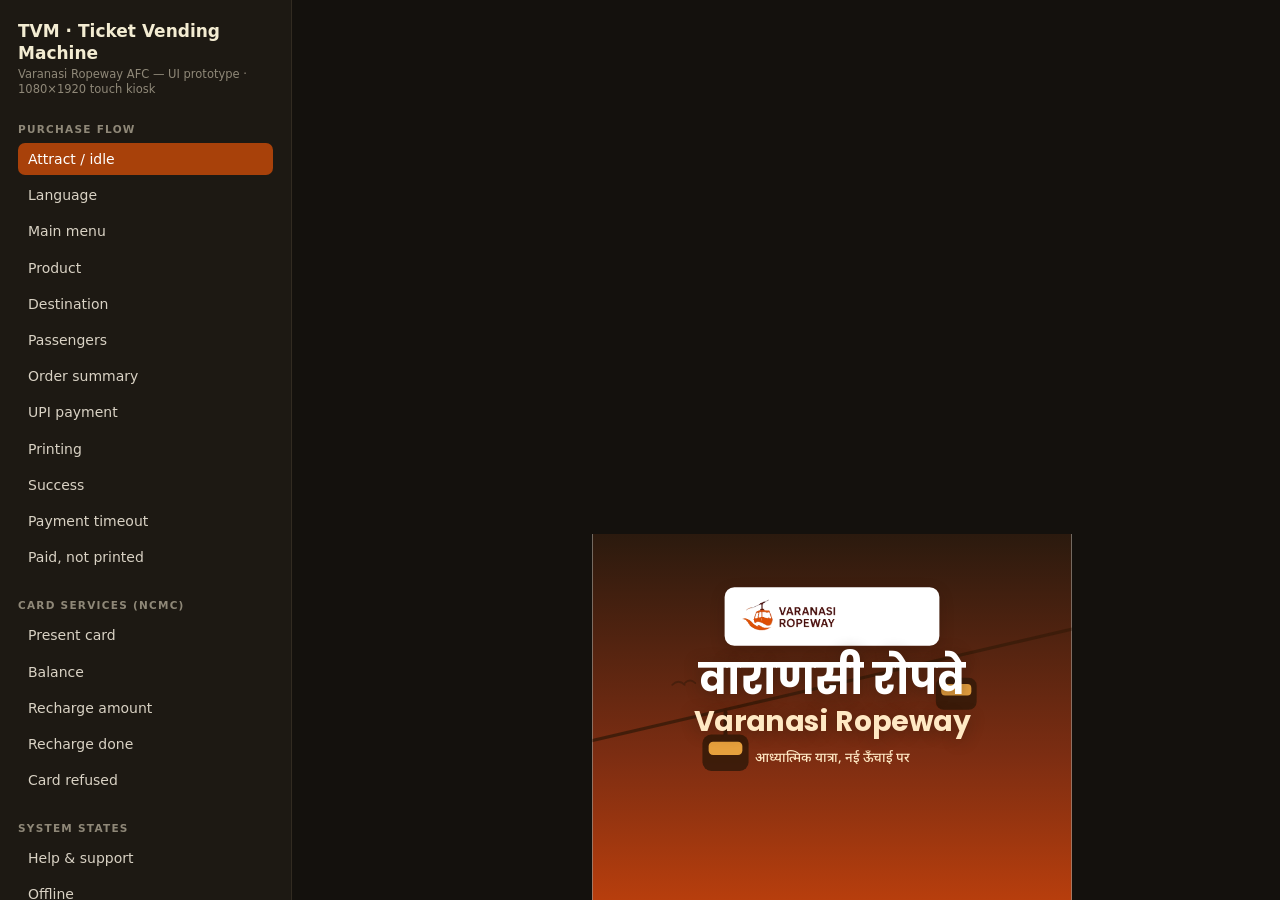
<file: tvm/index.html>
<!doctype html>
<html lang="en">
<head>
<meta charset="utf-8">
<meta name="viewport" content="width=device-width, initial-scale=1">
<title>TVM — Ticket Vending Machine · Varanasi Ropeway AFC UI Prototype</title>
<link rel="preconnect" href="https://fonts.googleapis.com">
<link rel="preconnect" href="https://fonts.gstatic.com" crossorigin>
<link href="https://fonts.googleapis.com/css2?family=Poppins:wght@500;600;700;800&family=Noto+Sans:wght@400;500;600;700&family=Noto+Sans+Devanagari:wght@400;500;600;700&display=swap" rel="stylesheet">
<link rel="stylesheet" href="../assets/css/tokens.css">
<link rel="stylesheet" href="../assets/css/rail.css">
<link rel="stylesheet" href="../assets/css/kiosk.css">
<style>
  /* page-specific wiring: footer cancel visibility + route map */
  .kf .js-cancel { display: none; }
  /* upi and card-tap carry their own Cancel in the action bar — no duplicate in the footer */
  body:is([data-screen="product"],[data-screen="destination"],[data-screen="passengers"],
          [data-screen="summary"],[data-screen="topup-amount"],[data-screen="balance"]) .kf .js-cancel { display: inline-flex; }
  /* Help navigation would clear the payment window / print run (a fresh QR
     reference would void one already scanned) — hide it there; the UPI screen
     carries its own 3-step instructions */
  body:is([data-screen="upi"],[data-screen="printing"]) #helpBtn { display: none; }
  #routeMap .rm-cable { stroke: var(--w-line-strong); stroke-width: 8; }
  #routeMap .rm-node circle { fill: var(--w-card); stroke: var(--w-step-idle); stroke-width: 6; }
  #routeMap .rm-node.origin circle { fill: var(--w-primary); stroke: var(--w-primary); }
  #routeMap .rm-node text.n-en { font: 600 23px var(--font-body); fill: var(--w-ink); }
  #routeMap .rm-node text.n-hi { font: 500 19px var(--font-body); fill: var(--w-ink-faint); }
  #routeMap .rm-pill rect { fill: var(--w-primary); }
  #routeMap .rm-pill text { font: 600 22px var(--font-body); fill: #fff; }
  #routeMap .rm-pill line { stroke: var(--w-primary); stroke-width: 4; stroke-dasharray: 2 8; stroke-linecap: round; }
</style>
</head>
<body data-screen="attract">

<!-- ═══════════════ review rail (not part of the product UI) ═══════════════ -->
<aside class="rail" aria-label="Prototype review controls">
  <h1>TVM · Ticket Vending Machine
    <small>Varanasi Ropeway AFC — UI prototype · 1080×1920 touch kiosk</small>
  </h1>

  <div class="grp">
    <h2>Purchase flow</h2>
    <button data-jump="attract">Attract / idle</button>
    <button data-jump="language">Language</button>
    <button data-jump="menu">Main menu</button>
    <button data-jump="product">Product</button>
    <button data-jump="destination">Destination</button>
    <button data-jump="passengers">Passengers</button>
    <button data-jump="summary">Order summary</button>
    <button data-jump="upi">UPI payment</button>
    <button data-jump="printing">Printing</button>
    <button data-jump="success">Success</button>
    <button data-jump="pay-timeout">Payment timeout</button>
    <button data-jump="print-fail">Paid, not printed</button>
  </div>

  <div class="grp">
    <h2>Card services (NCMC)</h2>
    <button data-jump="card-tap">Present card</button>
    <button data-jump="balance">Balance</button>
    <button data-jump="topup-amount">Recharge amount</button>
    <button data-jump="topup-success">Recharge done</button>
    <button data-jump="card-blocked">Card refused</button>
  </div>

  <div class="grp">
    <h2>System states</h2>
    <button data-jump="help">Help &amp; support</button>
    <button data-jump="offline">Offline</button>
    <button data-jump="oos">Out of service</button>
  </div>

  <div class="grp" id="simCtx">
    <h2>Simulate hardware</h2>
    <div class="simrow">
      <button id="simPay">✓ Payment succeeds</button>
      <button id="simTo">✕ Payment times out</button>
      <button id="simJam">⚠ Printer jam</button>
      <button id="simHot">✕ Card refused</button>
      <button id="simReset">↺ Reset session</button>
    </div>
  </div>

  <div class="grp">
    <h2>View</h2>
    <div class="simrow">
      <button data-zoom="fit" class="on">Fit</button>
      <button data-zoom="50">50%</button>
      <button data-zoom="100">100%</button>
      <button data-setlang="hi">हिन्दी</button>
      <button data-setlang="en">English</button>
    </div>
  </div>

  <p class="note">
    <b>Placeholders:</b> fares (₹60/90/120 from VCT), GST 5%, group max 6,
    payment window 2:00, helpline number. All configurable values per
    System&nbsp;Flow §33. Attract-screen ad slot (BOS-scheduled, rule&nbsp;14)
    is reserved but not simulated; offline state is entered via the jump
    list rather than a live connectivity flag.<br><br>
    <b>Rules honoured:</b> UPI only (r17) · SJT/RJT adult fare only (r3) ·
    no reprint (r26) · no refunds line (r25) · RJT = 2 tickets (r19) ·
    NCMC never a payment method (r20) · single payment mode (r27) ·
    booking-code redemption excluded (Phase&nbsp;2).
  </p>
</aside>
<button class="rail-toggle" id="railToggle">☰ Screens</button>

<!-- ═══════════════ the kiosk ═══════════════ -->
<div class="viewport" id="viewport">
<div class="stage at-attract" id="stage">

  <!-- shared scenic ground: every screen floats over this (mockup treatment) -->
  <div class="sky" aria-hidden="true"></div>
  <div class="scene" aria-hidden="true">
    <svg viewBox="0 0 1080 1920" preserveAspectRatio="xMidYMid slice">
      <path d="M-20 470 L1100 210" stroke="#3a1c0a" stroke-width="7" opacity=".85"/>
      <g opacity=".95">
        <path d="M300 402 v52" stroke="#3a1c0a" stroke-width="9" stroke-linecap="round"/>
        <rect x="248" y="452" width="104" height="82" rx="20" fill="#3a1c0a"/>
        <rect x="262" y="468" width="76" height="30" rx="10" fill="#ffb648" opacity=".9"/>
      </g>
      <g opacity=".95">
        <path d="M820 280 v46" stroke="#3a1c0a" stroke-width="8" stroke-linecap="round"/>
        <rect x="774" y="324" width="92" height="72" rx="18" fill="#3a1c0a"/>
        <rect x="786" y="338" width="68" height="26" rx="9" fill="#ffb648" opacity=".9"/>
      </g>
      <g stroke="#3a1c0a" stroke-width="4" fill="none" stroke-linecap="round" opacity=".6">
        <path d="M180 340 q14 -14 28 0 M208 336 q12 -12 24 0"/>
        <path d="M640 220 q12 -12 24 0 M666 216 q10 -10 20 0"/>
      </g>
      <circle cx="540" cy="1080" r="150" fill="#ffedb0" opacity=".95"/>
      <circle cx="540" cy="1080" r="220" fill="#ffdf8a" opacity=".35"/>
      <path fill="#8a3410" opacity=".6" d="M0 1250 h60 v-70 l30-40 30 40 v70 h70 v-40 h60 v40 h50 v-95 l35-50 35 50 v95 h80 v-55 h70 v55 h60 v-80 l28-36 28 36 v80 h75 v-45 h65 v45 h55 v-105 l38-55 38 55 v105 h73 v-60 h70 v60 h30 v260 H0 Z"/>
      <path fill="#4a220c" opacity=".9" d="M0 1330 h90 v-55 h55 v55 h65 v-85 l32-44 32 44 v85 h85 v-40 h70 v40 h75 v-70 l30-38 30 38 v70 h90 v-50 h65 v50 h80 v-95 l36-50 36 50 v95 h84 v-45 h55 v45 h20 v220 H0 Z"/>
      <g fill="#4a220c" opacity=".65">
        <rect x="0" y="1440" width="1080" height="16"/>
        <rect x="0" y="1472" width="1080" height="16"/>
        <rect x="0" y="1504" width="1080" height="16"/>
      </g>
      <rect x="0" y="1530" width="1080" height="390" fill="#33180a" opacity=".92"/>
      <ellipse cx="540" cy="1620" rx="170" ry="22" fill="#ffcf5e" opacity=".28"/>
      <ellipse cx="540" cy="1680" rx="100" ry="13" fill="#ffcf5e" opacity=".18"/>
      <g fill="#2b1408" opacity=".85">
        <path d="M240 1600 q40 26 110 0 l-12 -16 h-86 z"/>
        <path d="M760 1660 q36 22 96 0 l-10 -14 h-76 z"/>
      </g>
    </svg>
  </div>

  <!-- ─── header ─── -->
  <header class="kh">
    <div class="brand">
      <a href="../index.html" title="Back to all modules"><img class="brandimg" src="../assets/img/logo.png" alt="Varanasi Ropeway — all modules"></a>
      <div class="bt">
        <span data-t="brand.machine"></span>
      </div>
    </div>
    <div class="hspace"></div>
    <div class="station">
      <b>Varanasi Cantt · वाराणसी कैंट</b>
      <span>VCT-TVM-02 &nbsp;·&nbsp; <span class="live">UPI</span></span>
    </div>
    <div class="clockbox">
      <div class="time js-time">–:–</div>
      <div class="date js-date"></div>
    </div>
  </header>

  <!-- ─── screens ─── -->
  <div class="kbody">

    <!-- ═══ ATTRACT ═══ -->
    <section class="scr active" data-screen="attract" aria-label="Welcome">
      <div class="attract-content">
        <div class="attract-brand" aria-hidden="true"><span class="brandplate"><img src="../assets/img/logo.png" alt=""></span></div>
        <h1 class="attract-title">
          वाराणसी रोपवे
          <span class="hi">Varanasi Ropeway</span>
        </h1>
        <p class="attract-tag" data-t="brand.tag"></p>
        <div class="attract-spacer"></div>
        <div class="attract-cta">
          <div class="touch"><span data-t="touch"></span><br>
            <small data-t2 class="js-touch-alt"></small>
          </div>
          <div class="attract-strip">
            <span class="pill js-strip" data-key="strip.fares"></span>
            <span class="pill js-strip" data-key="strip.upi"></span>
            <span class="pill js-strip" data-key="strip.hours"></span>
          </div>
        </div>
      </div>
    </section>

    <!-- ═══ LANGUAGE ═══ -->
    <section class="scr" data-screen="language" aria-label="Language selection">
      <div class="lang-wrap">
        <h2 class="lang-title">
          <span>अपनी भाषा चुनें</span>
          <span class="en">Select your language</span>
        </h2>
        <div class="lang-cards">
          <button class="lang-card" data-lang="hi">
            <span><span class="lname">हिन्दी</span><br><span class="lsub">Hindi</span></span>
            <span class="go" aria-hidden="true">→</span>
          </button>
          <button class="lang-card" data-lang="en">
            <span><span class="lname">English</span><br><span class="lsub">अंग्रेज़ी</span></span>
            <span class="go" aria-hidden="true">→</span>
          </button>
        </div>
        <p class="lang-note">
          यह मशीन केवल UPI भुगतान स्वीकार करती है। नकद और डेबिट/क्रेडिट कार्ड टिकट काउंटर पर स्वीकार किए जाते हैं।<br>
          This machine accepts UPI payment only. Cash and debit/credit cards are accepted at the ticket counter.
        </p>
      </div>
    </section>

    <!-- ═══ MENU ═══ -->
    <section class="scr" data-screen="menu" aria-label="Main menu">
      <h2 class="q menu-greet"><span class="bl" data-bl="menu.greet"></span></h2>
      <p class="qhint" data-t="menu.q"></p>
      <div class="menu-tiles">
        <button class="tile tile-hero" id="tileBuy">
          <span class="ticon" aria-hidden="true">
            <svg viewBox="0 0 24 24" fill="none" stroke="currentColor" stroke-width="1.7" stroke-linecap="round" stroke-linejoin="round">
              <path d="M3 9a2 2 0 0 1 2-2h14a2 2 0 0 1 2 2v1a2 2 0 0 0 0 4v1a2 2 0 0 1-2 2H5a2 2 0 0 1-2-2v-1a2 2 0 0 0 0-4z"/>
              <path d="M14 7v10" stroke-dasharray="2 3"/>
            </svg>
          </span>
          <span class="tt"><span class="bl" data-bl="tile.buy"></span><span class="tsub" data-t="tile.buy.sub"></span></span>
          <span class="arr" aria-hidden="true">→</span>
        </button>
        <button class="tile tile-std" id="tileBalance">
          <span class="ticon" aria-hidden="true">
            <svg viewBox="0 0 24 24" fill="none" stroke="currentColor" stroke-width="1.7" stroke-linecap="round">
              <rect x="2.5" y="5" width="19" height="14" rx="2.5"/>
              <path d="M2.5 10h19"/><path d="M6.5 15h5"/>
            </svg>
          </span>
          <span class="tt"><span class="bl" data-bl="tile.balance"></span><span class="tsub" data-t="tile.balance.sub"></span></span>
          <span class="arr" aria-hidden="true">→</span>
        </button>
        <button class="tile tile-std" id="tileRecharge">
          <span class="ticon" aria-hidden="true">
            <svg viewBox="0 0 24 24" fill="none" stroke="currentColor" stroke-width="1.7" stroke-linecap="round">
              <rect x="2.5" y="6" width="15" height="12" rx="2.5"/>
              <path d="M2.5 10.5h15"/>
              <circle cx="19" cy="16" r="4.4" fill="var(--w-card)" stroke="currentColor"/>
              <path d="M19 13.8v4.4M16.8 16h4.4"/>
            </svg>
          </span>
          <span class="tt"><span class="bl" data-bl="tile.recharge"></span><span class="tsub" data-t="tile.recharge.sub"></span></span>
          <span class="arr" aria-hidden="true">→</span>
        </button>
      </div>
      <div class="menu-banner">
        <svg viewBox="0 0 24 24" fill="none" stroke="currentColor" stroke-width="1.8" stroke-linecap="round" aria-hidden="true">
          <circle cx="12" cy="12" r="9.2"/><path d="M12 10.6v6"/><circle cx="12" cy="7.6" r="0.4" fill="currentColor"/>
        </svg>
        <span data-t="menu.upionly"></span>
      </div>
      <p class="menu-hours" data-t="menu.hours"></p>
    </section>

    <!-- ═══ PRODUCT ═══ -->
    <section class="scr" data-screen="product" aria-label="Choose ticket">
      <div class="steps" aria-hidden="true">
        <span class="st now"><span data-t="step.ticket"></span></span>
        <span class="st"><span data-t="step.station"></span></span>
        <span class="st"><span data-t="step.pax"></span></span>
        <span class="st"><span data-t="step.pay"></span></span>
      </div>
      <h2 class="q"><span class="bl" data-bl="prod.q"></span></h2>
      <div class="prod-cards">
        <button class="prod-card" data-product="sjt">
          <span class="pc-badge" data-t="popular"></span>
          <span class="pc-top">
            <span class="picon" aria-hidden="true">
              <svg viewBox="0 0 24 24" fill="none" stroke="currentColor" stroke-width="1.8" stroke-linecap="round" stroke-linejoin="round">
                <path d="M3 12h16"/><path d="M13 6l6 6-6 6"/>
              </svg>
            </span>
            <span class="pc-name"><span class="bl" data-bl="sjt"></span></span>
          </span>
          <span class="pc-desc" data-t="sjt.desc"></span>
          <span class="pc-chips" aria-hidden="true">
            <span class="pchip">
              <svg viewBox="0 0 24 24" fill="none" stroke="currentColor" stroke-width="1.9" stroke-linecap="round"><circle cx="12" cy="12" r="9"/><path d="M12 7v5l3.5 2.5"/></svg>
              <span data-t="remind.today"></span>
            </span>
            <span class="pchip">
              <svg viewBox="0 0 24 24" fill="none" stroke="currentColor" stroke-width="1.9" stroke-linecap="round" stroke-linejoin="round"><path d="M3 9a2 2 0 0 1 2-2h14a2 2 0 0 1 2 2v1a2 2 0 0 0 0 4v1a2 2 0 0 1-2 2H5a2 2 0 0 1-2-2v-1a2 2 0 0 0 0-4z"/></svg>
              <span data-t="sjt.chip"></span>
            </span>
          </span>
          <span class="pc-fare">
            <span class="amt" id="sjtFrom">₹60</span>
            <span class="lbl" data-t="from"></span>
          </span>
        </button>
        <button class="prod-card" data-product="rjt">
          <span class="pc-top">
            <span class="picon" aria-hidden="true">
              <svg viewBox="0 0 24 24" fill="none" stroke="currentColor" stroke-width="1.8" stroke-linecap="round" stroke-linejoin="round">
                <path d="M4 8h13"/><path d="M13 4l4 4-4 4"/>
                <path d="M20 16H7"/><path d="M11 12l-4 4 4 4"/>
              </svg>
            </span>
            <span class="pc-name"><span class="bl" data-bl="rjt"></span></span>
          </span>
          <span class="pc-desc" data-t="rjt.desc"></span>
          <span class="pc-chips" aria-hidden="true">
            <span class="pchip">
              <svg viewBox="0 0 24 24" fill="none" stroke="currentColor" stroke-width="1.9" stroke-linecap="round"><circle cx="12" cy="12" r="9"/><path d="M12 7v5l3.5 2.5"/></svg>
              <span data-t="remind.today"></span>
            </span>
            <span class="pchip">
              <svg viewBox="0 0 24 24" fill="none" stroke="currentColor" stroke-width="1.9" stroke-linecap="round" stroke-linejoin="round"><path d="M4 8h13"/><path d="M13 4l4 4-4 4"/><path d="M20 16H7"/><path d="M11 12l-4 4 4 4"/></svg>
              <span data-t="rjt.chip"></span>
            </span>
          </span>
          <span class="pc-fare">
            <span class="amt" id="rjtFrom">₹120</span>
            <span class="lbl" data-t="from"></span>
          </span>
        </button>
      </div>
      <div class="abar">
        <button class="btn btn-quiet min js-back"><span class="bl" data-bl="back"></span></button>
      </div>
    </section>

    <!-- ═══ DESTINATION ═══ -->
    <section class="scr" data-screen="destination" aria-label="Choose destination">
      <div class="steps" aria-hidden="true">
        <span class="st done"><span data-t="step.ticket"></span></span>
        <span class="st now"><span data-t="step.station"></span></span>
        <span class="st"><span data-t="step.pax"></span></span>
        <span class="st"><span data-t="step.pay"></span></span>
      </div>
      <h2 class="q"><span class="bl" data-bl="dest.q"></span></h2>
      <p class="qhint" id="destHint"></p>

      <div class="route-map" aria-hidden="true">
        <svg id="routeMap" viewBox="0 0 920 250">
          <line class="rm-cable" x1="40" y1="120" x2="880" y2="120"/>
          <g class="rm-node" data-code="VCT">
            <circle cx="80" cy="120" r="22"/>
            <text class="n-en" x="80" y="180" text-anchor="middle">Varanasi Cantt</text>
            <text class="n-hi" x="80" y="212" text-anchor="middle">वाराणसी कैंट</text>
          </g>
          <g class="rm-node" data-code="VDP">
            <circle cx="347" cy="120" r="22"/>
            <text class="n-en" x="347" y="180" text-anchor="middle">Vidyapith</text>
            <text class="n-hi" x="347" y="212" text-anchor="middle">विद्यापीठ</text>
          </g>
          <g class="rm-node" data-code="RYT">
            <circle cx="613" cy="120" r="22"/>
            <text class="n-en" x="600" y="180" text-anchor="middle">Rath Yatra</text>
            <text class="n-hi" x="600" y="210" text-anchor="middle">रथयात्रा</text>
          </g>
          <g class="rm-node" data-code="GDC">
            <circle cx="880" cy="120" r="22"/>
            <text class="n-en" x="898" y="180" text-anchor="end">Gadoliya Chowk</text>
            <text class="n-hi" x="898" y="210" text-anchor="end">गदौलिया चौक</text>
          </g>
          <g class="rm-pill">
            <line x1="80" y1="95" x2="80" y2="58"/>
            <rect x="26" y="12" width="330" height="48" rx="24"/>
            <text id="youAreHere" x="191" y="44" text-anchor="middle">You are here · आप यहाँ हैं</text>
          </g>
        </svg>
      </div>

      <div class="dest-cards" id="destCards"><!-- built by JS --></div>

      <div class="abar">
        <button class="btn btn-quiet min js-back"><span class="bl" data-bl="back"></span></button>
      </div>
    </section>

    <!-- ═══ PASSENGERS ═══ -->
    <section class="scr" data-screen="passengers" aria-label="Passenger count">
      <div class="steps" aria-hidden="true">
        <span class="st done"><span data-t="step.ticket"></span></span>
        <span class="st done"><span data-t="step.station"></span></span>
        <span class="st now"><span data-t="step.pax"></span></span>
        <span class="st"><span data-t="step.pay"></span></span>
      </div>
      <h2 class="q"><span class="bl" data-bl="pax.q"></span></h2>
      <div class="pax-wrap">
        <div class="pax-stepper">
          <button class="pax-btn" id="paxMinus" aria-label="Fewer passengers">
            <svg viewBox="0 0 24 24" fill="none" stroke="currentColor" stroke-width="2.4" stroke-linecap="round" aria-hidden="true"><path d="M5 12h14"/></svg>
          </button>
          <div class="pax-count" id="paxCount">1</div>
          <button class="pax-btn" id="paxPlus" aria-label="More passengers">
            <svg viewBox="0 0 24 24" fill="none" stroke="currentColor" stroke-width="2.4" stroke-linecap="round" aria-hidden="true"><path d="M12 5v14M5 12h14"/></svg>
          </button>
        </div>
        <div class="pax-icons" id="paxIcons" aria-hidden="true"></div>
        <div class="pax-math" id="paxMath"></div>
        <p class="pax-note" id="paxNote"></p>
      </div>
      <div class="abar">
        <button class="btn btn-quiet min js-back"><span class="bl" data-bl="back"></span></button>
        <button class="btn btn-primary" id="paxContinue"><span class="bl" data-bl="continue"></span></button>
      </div>
    </section>

    <!-- ═══ SUMMARY ═══ -->
    <section class="scr" data-screen="summary" aria-label="Order summary">
      <div class="steps" aria-hidden="true">
        <span class="st done"><span data-t="step.ticket"></span></span>
        <span class="st done"><span data-t="step.station"></span></span>
        <span class="st done"><span data-t="step.pax"></span></span>
        <span class="st now"><span data-t="step.pay"></span></span>
      </div>
      <h2 class="q"><span class="bl" data-bl="sum.q"></span></h2>
      <div class="sum-mid">
      <div class="sum-card">
        <div class="sum-row">
          <span class="sr-l" data-t="row.ticket"></span>
          <span class="sr-v" id="sumProduct"></span>
        </div>
        <div class="sum-row">
          <span class="sr-l" data-t="row.journey"></span>
          <span class="sr-v" id="sumJourney"></span>
        </div>
        <div class="sum-row">
          <span class="sr-l" data-t="row.pax"></span>
          <span class="sr-v" id="sumPax"></span>
        </div>
        <div class="sum-row">
          <span class="sr-l" data-t="row.fare"></span>
          <span class="sr-v" id="sumFare"></span>
        </div>
        <div class="sum-row">
          <span class="sr-l" data-t="row.tickets"></span>
          <span class="sr-v" id="sumTickets"></span>
        </div>
        <div class="sum-total">
          <span class="tl" data-t="total"></span>
          <span class="amt" id="sumTotal"></span>
        </div>
        <div class="sum-gst" id="sumGst"></div>
      </div>
      <p class="sum-terms" data-t="sum.terms"></p>
      </div><!-- /.sum-mid -->
      <div class="abar">
        <button class="btn btn-quiet min js-back"><span class="bl" data-bl="back"></span></button>
        <button class="btn btn-primary btn-xl" id="payBtn"></button>
      </div>
    </section>

    <!-- ═══ UPI PAYMENT ═══ -->
    <section class="scr" data-screen="upi" aria-label="UPI payment">
      <div class="upi-wrap">
        <h2 class="q" style="text-align:center"><span class="bl" id="upiTitle"></span></h2>
        <div class="upi-amt-line">
          <span class="amt" id="upiAmt">₹0</span>
        </div>
        <div class="qr-card"><canvas id="qrCanvas" width="1160" height="1160"></canvas></div>
        <p class="upi-any" data-t="upi.any"></p>
        <div class="upi-timer" id="payTimer">
          <svg viewBox="0 0 108 108" aria-hidden="true">
            <circle class="ring-bg" cx="54" cy="54" r="46" fill="none" stroke-width="9"/>
            <circle class="ring-fg" id="payRing" cx="54" cy="54" r="46" fill="none" stroke-width="9"
              stroke-linecap="round" stroke-dasharray="289" stroke-dashoffset="0"
              transform="rotate(-90 54 54)"/>
          </svg>
          <div class="tt">
            <div class="mmss" id="payMmss">2:00</div>
            <div class="tl" data-t="timeleft"></div>
          </div>
        </div>
        <div class="upi-steps">
          <div class="us"><b>1</b><span data-t="upi.s1"></span></div>
          <div class="us"><b>2</b><span data-t="upi.s2"></span></div>
          <div class="us"><b>3</b><span data-t="upi.s3"></span></div>
        </div>
        <p class="upi-ref" id="upiRef"></p>
      </div>
      <div class="abar">
        <button class="btn btn-danger-ghost min js-cancel"><span class="bl" data-bl="cancel"></span></button>
      </div>
    </section>

    <!-- ═══ PRINTING ═══ -->
    <section class="scr" data-screen="printing" aria-label="Printing tickets">
      <div class="print-wrap">
        <div class="result-badge ok" aria-hidden="true">
          <svg viewBox="0 0 24 24" fill="none" stroke="currentColor" stroke-width="2.4" stroke-linecap="round" stroke-linejoin="round"><path d="M4 12.5l5 5L20 7"/></svg>
        </div>
        <h2 class="result-title"><span class="bl" data-bl="paid"></span></h2>
        <div class="print-slot" aria-hidden="true">
          <div class="slot-bar"></div>
          <div class="ticket">
            <div class="thead">VARANASI ROPEWAY · वाराणसी रोपवे</div>
            <div class="trow"><span>VCT → RYT</span><span>SJT</span></div>
            <div class="trow"><span>15-08-2026</span><span>₹90</span></div>
            <div class="trow"><span>incl. GST 5% · GST सहित</span><span>₹4.29</span></div>
            <div class="tqr"></div>
          </div>
        </div>
        <div class="print-count" id="printCount"></div>
        <div class="print-bar"><i id="printBarFill"></i></div>
        <p class="print-note" data-t="print.wait"></p>
      </div>
    </section>

    <!-- ═══ SUCCESS ═══ -->
    <section class="scr" data-screen="success" aria-label="Tickets ready">
      <div class="result-wrap">
        <div class="result-badge ok" aria-hidden="true">
          <svg viewBox="0 0 24 24" fill="none" stroke="currentColor" stroke-width="2.4" stroke-linecap="round" stroke-linejoin="round"><path d="M4 12.5l5 5L20 7"/></svg>
        </div>
        <h2 class="result-title"><span class="bl" data-bl="done.q"></span></h2>
        <p class="result-body" style="margin-top:-14px" data-t="done.sub"></p>
        <div class="chipline"><span class="chip" id="chipTickets"></span></div>
        <div class="collect-arrow" aria-hidden="true">
          <svg viewBox="0 0 24 24" fill="none" stroke="currentColor" stroke-width="2.2" stroke-linecap="round" stroke-linejoin="round"><path d="M12 3v15"/><path d="M5 11l7 7 7-7"/></svg>
        </div>
        <div class="print-slot" aria-hidden="true"><div class="slot-bar"></div></div>
        <div class="remind-card">
          <div class="ri">
            <svg viewBox="0 0 24 24" fill="none" stroke="currentColor" stroke-width="1.8" stroke-linecap="round" aria-hidden="true"><circle cx="12" cy="12" r="9"/><path d="M12 7v5l3.5 2.5"/></svg>
            <span data-t="remind.today"></span>
          </div>
          <div class="ri">
            <svg viewBox="0 0 24 24" fill="none" stroke="currentColor" stroke-width="1.8" stroke-linecap="round" stroke-linejoin="round" aria-hidden="true"><path d="M3 12h16"/><path d="M13 6l6 6-6 6"/></svg>
            <span data-t="remind.exit"></span>
          </div>
          <div class="ri">
            <svg viewBox="0 0 24 24" fill="none" stroke="currentColor" stroke-width="1.8" stroke-linecap="round" stroke-linejoin="round" aria-hidden="true"><path d="M3 9a2 2 0 0 1 2-2h14a2 2 0 0 1 2 2v1a2 2 0 0 0 0 4v1a2 2 0 0 1-2 2H5a2 2 0 0 1-2-2v-1a2 2 0 0 0 0-4z"/></svg>
            <span data-t="remind.keep"></span>
          </div>
        </div>
        <p class="autoreturn js-retline" data-num="retNum"></p>
      </div>
      <div class="abar">
        <button class="btn btn-primary btn-block" id="doneBtn"><span class="bl" data-bl="done"></span></button>
      </div>
    </section>

    <!-- ═══ PAYMENT TIMEOUT ═══ -->
    <section class="scr" data-screen="pay-timeout" aria-label="Payment not received">
      <div class="result-wrap">
        <div class="result-badge warn" aria-hidden="true">
          <svg viewBox="0 0 24 24" fill="none" stroke="currentColor" stroke-width="2" stroke-linecap="round" aria-hidden="true"><circle cx="12" cy="12" r="9"/><path d="M12 7v5l3.5 2.5"/></svg>
        </div>
        <h2 class="result-title"><span class="bl" data-bl="pt.q"></span></h2>
        <p class="result-body" data-t="pt.body"></p>
        <div class="ref-card">
          <div class="rl" data-t="ref"></div>
          <div class="rv js-ref">—</div>
        </div>
      </div>
      <div class="abar">
        <button class="btn btn-quiet" id="ptStart"><span class="bl" data-bl="startover"></span></button>
        <button class="btn btn-primary" id="ptRetry"><span class="bl" data-bl="retry"></span></button>
      </div>
    </section>

    <!-- ═══ PAID BUT NOT PRINTED ═══ -->
    <section class="scr" data-screen="print-fail" aria-label="Tickets could not print">
      <div class="result-wrap">
        <div class="result-badge bad" aria-hidden="true">
          <svg viewBox="0 0 24 24" fill="none" stroke="currentColor" stroke-width="2" stroke-linecap="round" stroke-linejoin="round"><path d="M12 3 2.5 20h19z"/><path d="M12 10v4.5"/><circle cx="12" cy="17.4" r="0.4" fill="currentColor"/></svg>
        </div>
        <h2 class="result-title"><span class="bl" data-bl="pf.q"></span></h2>
        <p class="result-body" data-t="pf.body"></p>
        <div class="ref-card">
          <div class="rl" data-t="ref"></div>
          <div class="rv js-ref">—</div>
        </div>
      </div>
      <div class="abar">
        <button class="btn btn-primary btn-block" id="pfDone"><span class="bl" data-bl="done"></span></button>
      </div>
    </section>

    <!-- ═══ CARD TAP ═══ -->
    <section class="scr" data-screen="card-tap" aria-label="Present your card">
      <div class="tap-wrap">
        <h2 class="q"><span class="bl" data-bl="tap.q"></span></h2>
        <p class="qhint" id="tapCtx" style="margin:0"></p>
        <div class="tap-visual" aria-hidden="true">
          <div class="card">
            <div class="cchip"></div>
            <div class="cnum">6080 •••• •••• 1234</div>
            <div class="cbrand">NCMC</div>
          </div>
          <div class="tap-wave">
            <svg viewBox="0 0 90 60" fill="none" stroke="currentColor" stroke-width="6" stroke-linecap="round">
              <path d="M20 45a26 26 0 0 1 50 0" opacity=".45"/>
              <path d="M30 50a16 16 0 0 1 30 0" opacity=".7"/>
              <path d="M40 55a6 6 0 0 1 10 0"/>
            </svg>
          </div>
          <div class="reader"></div>
        </div>
        <p class="result-body" data-t="tap.hint"></p>
      </div>
      <div class="abar">
        <button class="btn btn-danger-ghost min js-cancel"><span class="bl" data-bl="cancel"></span></button>
      </div>
    </section>

    <!-- ═══ BALANCE ═══ -->
    <section class="scr" data-screen="balance" aria-label="Card balance">
      <h2 class="q"><span class="bl" data-bl="bal.q"></span></h2>
      <div class="tap-wrap" style="justify-content:center">
        <div class="balance-card">
          <div class="mini-card" aria-hidden="true">
            <div class="cchip"></div>
            <div class="cnum">6080 •••• 1234</div>
            <div class="cbrand">NCMC</div>
          </div>
          <div class="bb">
            <div class="bl-lbl" data-t="bal.lbl"></div>
            <div class="bl-amt js-balance">₹0.00</div>
            <div class="bl-sub" data-t="bal.card"></div>
          </div>
        </div>
        <div class="bal-hint">
          <svg viewBox="0 0 24 24" fill="none" stroke="currentColor" stroke-width="1.8" stroke-linecap="round" aria-hidden="true">
            <path d="M6 8a8 8 0 0 1 12 0" opacity=".45"/><path d="M8.5 11a5 5 0 0 1 7 0" opacity=".7"/>
            <rect x="9" y="14" width="6" height="7" rx="1.6"/>
          </svg>
          <span data-t="fact.ncmc"></span>
        </div>
      </div>
      <div class="abar">
        <button class="btn btn-quiet" id="balDone"><span class="bl" data-bl="done"></span></button>
        <button class="btn btn-primary" id="balRecharge"><span class="bl" data-bl="bal.recharge"></span></button>
      </div>
    </section>

    <!-- ═══ TOP-UP AMOUNT ═══ -->
    <section class="scr" data-screen="topup-amount" aria-label="Recharge amount">
      <h2 class="q"><span class="bl" data-bl="amt.q"></span></h2>
      <div class="amt-grid">
        <button class="amt-cell" data-amt="100">₹100</button>
        <button class="amt-cell" data-amt="200">₹200</button>
        <button class="amt-cell" data-amt="500">₹500</button>
        <button class="amt-cell" data-amt="1000">₹1,000</button>
      </div>
      <div class="abar">
        <button class="btn btn-quiet min js-back"><span class="bl" data-bl="back"></span></button>
      </div>
    </section>

    <!-- ═══ TOP-UP SUCCESS ═══ -->
    <section class="scr" data-screen="topup-success" aria-label="Recharge successful">
      <div class="result-wrap">
        <div class="result-badge ok" aria-hidden="true">
          <svg viewBox="0 0 24 24" fill="none" stroke="currentColor" stroke-width="2.4" stroke-linecap="round" stroke-linejoin="round"><path d="M4 12.5l5 5L20 7"/></svg>
        </div>
        <h2 class="result-title"><span class="bl" data-bl="ts.q"></span></h2>
        <p class="result-body" id="tsBody"></p>
        <div class="ref-card">
          <div class="rl" data-t="ts.newbal"></div>
          <div class="rv" id="newBal">₹0.00</div>
        </div>
        <div class="print-slot" aria-hidden="true"><div class="slot-bar"></div></div>
        <p class="autoreturn js-retline" data-num="retNumT"></p>
      </div>
      <div class="abar">
        <button class="btn btn-primary btn-block" id="tsDone"><span class="bl" data-bl="done"></span></button>
      </div>
    </section>

    <!-- ═══ CARD BLOCKED (hotlist) ═══ -->
    <section class="scr" data-screen="card-blocked" aria-label="Card refused">
      <div class="result-wrap">
        <div class="result-badge bad" aria-hidden="true">
          <svg viewBox="0 0 24 24" fill="none" stroke="currentColor" stroke-width="2.2" stroke-linecap="round"><circle cx="12" cy="12" r="9"/><path d="M6.5 6.5l11 11"/></svg>
        </div>
        <h2 class="result-title"><span class="bl" data-bl="cb.q"></span></h2>
        <p class="result-body" data-t="cb.body"></p>
      </div>
      <div class="abar">
        <button class="btn btn-primary btn-block" id="cbDone"><span class="bl" data-bl="done"></span></button>
      </div>
    </section>

    <!-- ═══ HELP ═══ -->
    <section class="scr" data-screen="help" aria-label="Help and support">
      <h2 class="q"><span class="bl" data-bl="help.t"></span></h2>
      <div class="help-grid">
        <div class="help-line">
          <svg viewBox="0 0 24 24" fill="none" stroke="currentColor" stroke-width="1.8" stroke-linecap="round" stroke-linejoin="round" aria-hidden="true">
            <path d="M5 4h4l2 5-2.5 1.5a11 11 0 0 0 5 5L15 13l5 2v4a2 2 0 0 1-2 2A16 16 0 0 1 3 6a2 2 0 0 1 2-2"/>
          </svg>
          <div>
            <div class="hl-l" data-t="helpline"></div>
            <div class="hl-n">1800 123 4567</div>
          </div>
        </div>
        <div class="help-cols">
          <div class="help-card">
            <h3 data-t="help.how"></h3>
            <div class="hi-row"><b class="num">1</b><span data-t="help.s1"></span></div>
            <div class="hi-row"><b class="num">2</b><span data-t="help.s2"></span></div>
            <div class="hi-row"><b class="num">3</b><span data-t="help.s3"></span></div>
          </div>
          <div class="help-card">
            <h3 data-t="help.facts"></h3>
            <div class="hi-row">
              <svg viewBox="0 0 24 24" fill="none" stroke="currentColor" stroke-width="1.8" stroke-linecap="round" aria-hidden="true"><rect x="4" y="3" width="16" height="18" rx="2.5"/><path d="M8 7.5h8M8 11.5h8M8 15.5h4"/></svg>
              <span data-t="fact.upi"></span>
            </div>
            <div class="hi-row">
              <svg viewBox="0 0 24 24" fill="none" stroke="currentColor" stroke-width="1.8" stroke-linecap="round" aria-hidden="true"><circle cx="12" cy="12" r="9"/><path d="M6.5 6.5l11 11"/></svg>
              <span data-t="fact.reprint"></span>
            </div>
            <div class="hi-row">
              <svg viewBox="0 0 24 24" fill="none" stroke="currentColor" stroke-width="1.8" stroke-linecap="round" aria-hidden="true"><circle cx="9" cy="8" r="3.2"/><path d="M3.5 20a5.5 5.5 0 0 1 11 0"/><circle cx="17" cy="9" r="2.6"/><path d="M15.5 20a5 5 0 0 1 6.5-4.7"/></svg>
              <span id="factGroup"></span>
            </div>
            <div class="hi-row">
              <svg viewBox="0 0 24 24" fill="none" stroke="currentColor" stroke-width="1.8" stroke-linecap="round" aria-hidden="true"><rect x="2.5" y="5" width="19" height="14" rx="2.5"/><path d="M2.5 10h19"/></svg>
              <span data-t="fact.ncmc"></span>
            </div>
          </div>
        </div>
        <p class="help-foot" data-t="help.staff"></p>
      </div>
      <div class="abar">
        <button class="btn btn-primary btn-block" id="helpBack"><span class="bl" data-bl="back"></span></button>
      </div>
    </section>

    <!-- ═══ OFFLINE ═══ -->
    <section class="scr" data-screen="offline" aria-label="UPI unavailable">
      <div class="notice-dark">
        <div class="nb" aria-hidden="true">
          <svg viewBox="0 0 24 24" fill="none" stroke="currentColor" stroke-width="1.8" stroke-linecap="round">
            <path d="M2 3l20 18"/>
            <path d="M5 10a12 12 0 0 1 6.5-3.4M15.5 7.6A12 12 0 0 1 22 11" opacity=".55"/>
            <path d="M8.5 13.5a7 7 0 0 1 3-1.6M14.8 12.6a7 7 0 0 1 2.7 1.9" opacity=".75"/>
            <circle cx="12" cy="18" r="1.4" fill="currentColor" stroke="none"/>
          </svg>
        </div>
        <h2>UPI भुगतान अभी उपलब्ध नहीं है<small>UPI is temporarily unavailable</small></h2>
        <p>यह मशीन अभी टिकट नहीं बेच सकती। कृपया टिकट काउंटर का उपयोग करें — वहाँ नकद, UPI और डेबिट/क्रेडिट कार्ड स्वीकार किए जाते हैं।<br><br>
        This machine cannot sell tickets right now. Please use the ticket counter — cash, UPI and debit/credit cards are accepted there.</p>
        <div class="ndev">VCT-TVM-02 · Varanasi Cantt<br><b>हेल्पलाइन / Helpline</b> 1800 123 4567</div>
      </div>
    </section>

    <!-- ═══ OUT OF SERVICE ═══ -->
    <section class="scr" data-screen="oos" aria-label="Out of service">
      <div class="notice-dark">
        <div class="nb" aria-hidden="true">
          <svg viewBox="0 0 24 24" fill="none" stroke="currentColor" stroke-width="1.8" stroke-linecap="round" stroke-linejoin="round">
            <path d="M14.7 6.3a4.5 4.5 0 0 0-6 5.6L3 17.6V21h3.4l5.7-5.7a4.5 4.5 0 0 0 5.6-6l-3 3-2.4-.6-.6-2.4z"/>
          </svg>
        </div>
        <h2>सेवा में नहीं<small>Out of Service</small></h2>
        <p>कृपया दूसरी मशीन या टिकट काउंटर का उपयोग करें। असुविधा के लिए खेद है।<br><br>
        Please use another machine or the ticket counter. We apologise for the inconvenience.</p>
        <div class="ndev">VCT-TVM-02 · Varanasi Cantt<br><b>हेल्पलाइन / Helpline</b> 1800 123 4567</div>
      </div>
    </section>

  </div><!-- /.kbody -->

  <!-- ─── footer ─── -->
  <footer class="kf">
    <button class="btn btn-quiet" id="helpBtn" style="min-height:88px">
      <svg viewBox="0 0 24 24" width="34" height="34" fill="none" stroke="currentColor" stroke-width="1.9" stroke-linecap="round" aria-hidden="true">
        <circle cx="12" cy="12" r="9"/><path d="M9.6 9.2a2.5 2.5 0 0 1 4.8 1c0 1.6-2.4 2-2.4 3.4"/><circle cx="12" cy="17" r="0.4" fill="currentColor"/>
      </svg>
      <span class="bl" data-bl="help.f"></span>
    </button>
    <button class="btn btn-danger-ghost js-cancel" style="min-height:88px">
      <span class="bl" data-bl="cancel"></span>
    </button>
    <div class="fspace"></div>
    <div class="devid">VCT-TVM-02<br><b data-t="upionly.chip"></b></div>
    <div class="lang-seg" role="group" aria-label="Language">
      <button data-lang="hi">हिं</button>
      <button data-lang="en">EN</button>
    </div>
  </footer>

  <!-- ─── idle modal ─── -->
  <div class="kmodal" id="idleModal" role="alertdialog" aria-label="Session timeout">
    <div class="mcard">
      <div class="mring" aria-hidden="true">
        <svg viewBox="0 0 200 200">
          <circle class="ring-bg" cx="100" cy="100" r="88" fill="none" stroke-width="12"/>
          <circle class="ring-fg" id="idleRing" cx="100" cy="100" r="88" fill="none" stroke-width="12"
            stroke-linecap="round" stroke-dasharray="553" stroke-dashoffset="0"
            transform="rotate(-90 100 100)"/>
        </svg>
        <div class="mnum" id="idleNum">15</div>
      </div>
      <h2><span class="bl" data-bl="idle.q"></span></h2>
      <p data-t="idle.body"></p>
      <button class="btn btn-primary btn-xl btn-block" id="idleYes"><span class="bl" data-bl="idle.yes"></span></button>
    </div>
  </div>

</div><!-- /.stage -->
</div><!-- /.viewport -->

<script src="../assets/js/i18n.js"></script>
<script src="../assets/js/kiosk.js"></script>
<script>
  /* attract strip + touch-alt lines carry both languages at once
     (language not yet chosen), so they refresh outside applyI18n */
  document.addEventListener('DOMContentLoaded', () => {
    const minFare = Math.min(...Object.values(FARES));
    document.querySelectorAll('.js-strip').forEach(el => {
      const k = el.dataset.key;
      el.innerHTML = tf(k, 'hi', minFare) + ' · ' + tf(k, 'en', minFare);
    });
    const alt = document.querySelector('.js-touch-alt');
    const touch = document.querySelector('[data-t="touch"]');
    /* primary shows current lang via data-t; alt line shows the other */
    const paint = () => { alt.textContent = STR['touch'][otherLang(state.lang)]; };
    paint();
    new MutationObserver(paint).observe(touch, { childList: true });
  });
</script>
</body>
</html>
</file>
<file: assets/css/tokens.css>
/* ============================================================
   Varanasi Ropeway AFC — UI prototype design tokens
   ------------------------------------------------------------
   Two palettes, one system:
     · warm  — passenger-facing surfaces (kiosk, gate, app, portal)
     · navy  — staff surfaces (back office, counter, excess fare)
   Derived from the client's own material: the saffron/orange of the
   passenger mockups (via the FlowFest study, darkened to AA) and the
   navy/gold of the architecture decks (already in the console).
   Every foreground/background pair below is verified ≥4.5:1 for text
   and ≥3:1 for UI components on its intended ground.  GIGW 3.0 /
   WCAG 2.1 AA / RPwD Act 2016 apply to this project.
   ============================================================ */

:root {
  /* ---- warm (passenger) ------------------------------------ */
  --w-paper:      #faf6ec;  /* ground                           */
  --w-cream:      #f3ecd2;  /* wells, secondary surface         */
  --w-card:       #fffdf8;  /* raised cards                     */
  --w-ink:        #1a1712;  /* 16.6:1 on paper                  */
  --w-ink-soft:   #4a4238;  /*  9.2:1 on paper                  */
  --w-ink-faint:  #6e6353;  /*  5.5:1 on paper                  */
  --w-primary:    #a8410a;  /* terracotta — 5.7:1 on paper, 6.1:1 under white */
  --w-primary-deep:#8a3508; /* pressed — 8.1:1 under white      */
  --w-flame:      #f97028;  /* large fills & dark-ground accents only — never body text on paper */
  --w-mango:      #f3a20f;  /* decorative on light; 8.5:1 as text on ink */
  --w-line:       #e4d9c3;  /* hairlines, non-interactive       */
  --w-line-strong:#c9bda1;  /* decorative borders only          */
  --w-line-interactive:#8a7d69; /* 3.7:1+ — boundaries of touch targets (WCAG 1.4.11) */
  --w-step-idle:  #8a7d69;  /* 3.7:1 — UI components only, never text */

  /* ---- dark ground (attract / out-of-service) --------------- */
  --w-night:      #1a1712;
  --w-night-2:    #2b2015;

  /* ---- navy (staff) — carried from the existing console ----- */
  --n-navy-900:   #0d1930;
  --n-navy-800:   #142547;
  --n-navy-700:   #1b3160;
  --n-navy-500:   #2d4a86;
  --n-navy-100:   #d6e0f0;
  --n-navy-50:    #eef2f9;
  --n-amber:      #c98a12;
  --n-canvas:     #f5f7fa;
  --n-surface:    #ffffff;
  --n-ink:        #16202e;
  --n-ink-muted:  #4a5768;
  --n-line:       #d8dee7;

  /* ---- status — safety semantics, identical on both palettes.
         Rule 23: green = pass, red = refuse at the gate.  The warm
         accent must NEVER be used for status.  ------------------ */
  --ok:        #17663d;  --ok-bg:     #e7f2e4;
  --warn:      #8a5a00;  --warn-bg:   #fdf3e0;
  --danger:    #a1211f;  --danger-bg: #fbe9e2;
  --info:      #1b4f80;  --info-bg:   #e8f1fa;

  /* ---- type ------------------------------------------------- */
  /* Baloo 2 + Mukta: rounded-geometric warmth with full Devanagari.
     Both SIL OFL; self-host before production. */
  --font-display: 'Baloo 2', 'Mukta', system-ui, sans-serif;
  --font-body:    'Mukta', system-ui, sans-serif;
  --font-mono:    ui-monospace, 'SF Mono', Menlo, Consolas, monospace;

  /* ---- kiosk metrics (1080 × 1920 portrait) ----------------- */
  --k-header-h:   128px;
  --k-footer-h:   148px;
  --k-pad:        56px;
  --k-radius:     22px;
  --k-radius-lg:  32px;
  --k-btn-h:      104px;
  --k-touch-min:  88px;

  /* ---- motion ----------------------------------------------- */
  --ease: cubic-bezier(.33,.9,.25,1);
  --t-fast: 160ms;
  --t-med: 280ms;
}
</file>
<file: assets/css/bos.css>
/* ════════════════════════════════════════════════════════════
   Varanasi Ropeway AFC — Back Office skin v6 "warm shadcn"
   ------------------------------------------------------------
   Flat monochrome console, shadcn/ui component specs done in
   vanilla CSS (no build step in this prototype):
     · warm token set (ToM family) — white surfaces, cream
       canvas, warm hairlines, saffron-gradient actions
     · button h-36 rounded-6 font-500; input h-36 with ring
       focus; card rounded-12 shadow-sm; badge rounded-6
     · colour appears ONLY as semantic status (green pass,
       red refuse, amber pending) — never decoration
     · Geist + Geist Mono
   Every text/ground pair ≥ 4.5:1 (AA). Only classes actually
   rendered by bos.js / bos/index.html are styled; the legacy
   var aliases at the bottom of :root are consumed by inline
   styles in bos.js and by efo/index.html (which links this
   file before tom.css).
   ════════════════════════════════════════════════════════════ */

:root {
  --bg: #f8f3ea;
  --surface: #ffffff;
  --well: #faf3ea;             /* warm well (ToM cream) */
  --ink: #33251a;              /* warm ink */
  --ink-2: #5f4f3f;
  --ink-3: #7d6a56;            /* 4.7:1 on white */
  --line: #f0e2d0;
  --line-2: #e3d5c2;
  --grad: linear-gradient(180deg, #f97316, #ea580c);
  --ok: #15803d;   --ok-bg: #f0fdf4;   --ok-line: #bbf7d0;
  --warn: #a16207; --warn-bg: #fefce8; --warn-line: #fde68a;
  --danger: #b91c1c; --danger-bg: #fef2f2; --danger-line: #fecaca;
  --brand: #ea580c;            /* saffron thread — nav marker, hovers */
  --brand-deep: #c2410c;       /* 5.4:1 on white — safe as text */
  --brand-bg: #fff7ed;  --brand-line: #ffedd5;
  --rail: #9a3412;             /* sidebar column — white text 7.6:1 */
  --shadow-sm: 0 1px 2px rgba(58, 22, 8, .06);
  --shadow-md: 0 2px 8px rgba(58, 22, 8, .07), 0 8px 24px rgba(58, 22, 8, .06);
  --shadow-pop: 0 16px 48px rgba(58, 22, 8, .2);
  --r-badge: 8px; --r: 10px; --r-md: 10px; --r-card: 14px;
  --font-display: 'Geist', 'Noto Sans Devanagari', system-ui, sans-serif;
  --font-body: 'Geist', 'Noto Sans Devanagari', system-ui, sans-serif;
  --font-mono: 'Geist Mono', ui-monospace, 'SF Mono', Menlo, Consolas, monospace;

  /* legacy aliases — consumed by bos.js inline styles and efo/index.html */
  --b-ink: var(--ink);
  --b-ink-soft: var(--ink-2);
  --b-ink-faint: var(--ink-3);
  --b-line: var(--line);
  --b-line-mid: var(--line-2);
  --b-card-warm: var(--well);
  --b-canvas: var(--bg);
  --b-card: var(--surface);
  --b-maroon: var(--ink);
  --b-dark: var(--ink);
  --b-amber: var(--ink);
  --b-amber-deep: var(--ink-2);
  --b-orange: #ea580c;         /* EFO's accent lives here */
  --b-orange-deep: #c2410c;
  --info: var(--ink-2); --info-bg: var(--well);
}

* { box-sizing: border-box; }
:root { color-scheme: light; }
html, body { margin: 0; height: 100%; }
body {
  font-family: var(--font-body); font-size: 13.5px; line-height: 1.55;
  color: var(--ink); background: var(--bg);
  -webkit-font-smoothing: antialiased; text-rendering: optimizeLegibility;
  -webkit-tap-highlight-color: transparent;
}
button, a, input, select, label { touch-action: manipulation; }
button { font: inherit; color: inherit; background: none; border: none; padding: 0; cursor: pointer; }
input, select, textarea { font: inherit; color: var(--ink); }
::placeholder { color: #a1907d; opacity: 1; }
:where(button, a, input, select, textarea, [tabindex]):focus-visible {
  outline: 2px solid var(--brand); outline-offset: 2px; border-radius: 4px;
}
h1, h2, h3 {
  margin: 0; font-family: var(--font-display); font-weight: 600;
  color: var(--ink); letter-spacing: -.01em; text-wrap: balance;
}
.nav, .tscroll, .drawer #drawerBody { scrollbar-width: thin; scrollbar-color: #d9c9b2 transparent; }

/* ════════ BUTTONS — shadcn variants ════════ */
.btn {
  display: inline-flex; align-items: center; justify-content: center; gap: 8px;
  height: 36px; padding: 0 16px; border-radius: var(--r);
  font-family: var(--font-display); font-weight: 500; font-size: 13.5px;
  white-space: nowrap;
  transition: background .12s, border-color .12s, color .12s, transform .1s;
}
.btn:active { transform: scale(.98); }
.btn-primary { background: var(--grad); color: #fff; box-shadow: 0 4px 14px rgba(234, 88, 12, .3), inset 0 1px 0 rgba(255, 255, 255, .25); }
.btn-primary:hover { filter: brightness(1.06); }
.btn-ghost { border: 1px solid var(--line-2); color: var(--ink); background: var(--surface); box-shadow: var(--shadow-sm); }
.btn-ghost:hover { background: var(--well); }
.btn-danger { border: 1px solid var(--danger-line); color: var(--danger); background: var(--surface); }
.btn-danger:hover { background: var(--danger-bg); border-color: var(--danger); }
.btn-quiet { color: var(--ink-2); border: 1px solid var(--line-2); background: var(--surface); }
.btn-quiet:hover { background: var(--well); color: var(--ink); }
.btn:disabled { opacity: .45; cursor: not-allowed; }
.btn, a.btn { text-decoration: none; }
.btn-linklike { font: inherit; font-size: 13px; color: var(--ink); text-underline-offset: 3px; }

/* ToM sign-in reuses these before tom.css re-skins them */
.demo-row { margin-top: 20px; border-top: 1px solid var(--line); padding-top: 16px; }
.demo-row p { margin: 0 0 10px; font-size: 12px; color: var(--ink-3); text-align: center; }
.demo-chips { display: flex; gap: 8px; justify-content: center; flex-wrap: wrap; }
.demo-chips button {
  font-size: 12.5px; font-weight: 500; color: var(--ink);
  background: var(--surface); border: 1px solid var(--line-2);
  padding: 7px 12px; border-radius: var(--r);
}
.demo-chips button:hover { background: var(--well); }

/* ════════ FORMS — shadcn input geometry (also used by EFO) ════════ */
.field { margin-bottom: 16px; }
.field label { display: block; font-size: 13px; font-weight: 500; color: var(--ink); margin-bottom: 6px; }
.field input, .field select, .field textarea {
  width: 100%; height: 36px; border-radius: var(--r);
  border: 1px solid var(--line-2); background: var(--surface);
  padding: 0 12px; font-size: 13.5px; box-shadow: var(--shadow-sm);
  transition: border-color .12s, box-shadow .12s;
}
.field textarea { height: auto; padding: 9px 12px; }
.field input:focus, .field select:focus, .field textarea:focus {
  border-color: var(--brand); outline: none;
  box-shadow: 0 0 0 3px rgba(234, 88, 12, .14);
}
.field input:disabled { background: var(--well); color: var(--ink-2); box-shadow: none; }
.fhelp { font-size: 11.5px; color: var(--ink-3); margin-top: 5px; line-height: 1.55; }
.chk { display: inline-flex; align-items: center; gap: 8px; font-size: 13px; margin: 4px 14px 4px 0; cursor: pointer; }
.chk input { width: 15px; height: 15px; accent-color: var(--brand); }
.login-err { color: var(--danger); background: var(--danger-bg); border: 1px solid var(--danger-line); border-radius: var(--r); padding: 10px 12px; font-size: 13px; margin-bottom: 14px; display: none; }
.login-err.show { display: block; }

select {
  appearance: none; -webkit-appearance: none;
  background-color: var(--surface); color: var(--ink);
  background-image: url("data:image/svg+xml,%3Csvg xmlns='http://www.w3.org/2000/svg' width='14' height='14' viewBox='0 0 24 24' fill='none' stroke='%237d6a56' stroke-width='2' stroke-linecap='round' stroke-linejoin='round'%3E%3Cpath d='M6 9l6 6 6-6'/%3E%3C/svg%3E");
  background-repeat: no-repeat;
  background-position: right 10px center;
  background-size: 14px;
  padding-right: 32px !important;
}

/* ════════ APP SHELL — flat, hairline-divided ════════ */
.app { display: none; min-height: 100vh; }
.app.on { display: flex; }

/* brand rail — saffron column; the active item is a canvas-coloured
   pill carved into the content with concave corner notches */
.rail-b {
  width: 232px; flex: 0 0 auto;
  position: sticky; top: 0; height: 100vh;
  background: var(--rail); color: rgba(255, 255, 255, .92);
  border-radius: 0 0 22px 0;
  display: flex; flex-direction: column;
  transition: width .3s cubic-bezier(.33, .9, .25, 1);
}
.nav a span { white-space: nowrap; overflow: hidden; max-width: 160px; transition: opacity .18s, max-width .3s cubic-bezier(.33, .9, .25, 1); }
/* collapsed rail — icon-only */
body.rail-collapsed .rail-b { width: 72px; }
body.rail-collapsed .rail-b .rfoot { display: none; }
body.rail-collapsed .nav { padding-top: 14px; }
body.rail-collapsed .nav a { justify-content: center; gap: 0; padding-left: 0; padding-right: 0; }
body.rail-collapsed .nav a span { opacity: 0; max-width: 0; }
body.rail-collapsed .nav h6 { opacity: 0; height: 0; margin: 10px 0 0; overflow: hidden; }
/* white header band — hamburger + logo, continuous with the topbar */
.rail-b .brand {
  display: flex; align-items: center; gap: 8px;
  height: 65px; flex: 0 0 auto; padding: 0 12px;
  background: var(--surface); border-bottom: 1px solid var(--line);
}
.brand .bspace { width: 36px; flex: 0 0 auto; }
.brandplate { display: inline-flex; margin: 0 auto; border-radius: var(--r-md); padding: 4px 6px; }
.brandplate img { height: 38px; width: auto; display: block; }
body.rail-collapsed .rail-b .brand { padding: 0; justify-content: center; }
body.rail-collapsed .brandplate, body.rail-collapsed .brand .bspace { display: none; }
.nav { flex: 1; overflow-y: auto; overflow-x: hidden; padding: 6px 0 16px 12px; display: flex; flex-direction: column; gap: 2px; }
.nav h6 {
  margin: 16px 10px 5px; font-size: 10.5px; font-weight: 500;
  color: rgba(255, 255, 255, .55); letter-spacing: .06em; text-transform: uppercase;
}
.nav h6:first-child { margin-top: 8px; }
.nav a {
  position: relative;
  display: flex; align-items: center; gap: 10px; text-decoration: none;
  color: rgba(255, 255, 255, .92); font-size: 13.5px; font-weight: 500;
  padding: 9px 12px; margin-right: 12px; border-radius: 999px; line-height: 1.3;
  transition: background .1s, color .1s;
}
.nav a svg { width: 16px; height: 16px; flex: 0 0 auto; color: rgba(255, 255, 255, .75); transition: color .1s; }
.nav a:hover { background: rgba(255, 255, 255, .12); }
.nav a:hover svg { color: #fff; }
/* the carved tab */
.nav a.on {
  background: var(--bg); color: var(--ink); font-weight: 550;
  margin-right: 0; border-radius: 999px 0 0 999px; padding-left: 14px;
}
.nav a.on svg { color: var(--brand-deep); }
.nav a.on::before, .nav a.on::after {
  content: ''; position: absolute; right: 0; width: 22px; height: 22px;
  border-radius: 50%; pointer-events: none;
}
.nav a.on::before { top: -22px; box-shadow: 8px 8px 0 4px var(--bg); }
.nav a.on::after { bottom: -22px; box-shadow: 8px -8px 0 4px var(--bg); }
.rail-b :where(button, a):focus-visible { outline-color: #fff; }
.rail-b .rfoot {
  padding: 14px 16px; border-top: 1px solid rgba(255, 255, 255, .18);
  font-size: 11.5px; color: rgba(255, 255, 255, .65); line-height: 1.6;
}
.rail-b .rfoot button { color: rgba(255, 255, 255, .75) !important; font-size: 11.5px !important; }
.rail-b .rfoot button:hover { color: #fff !important; }

.main { flex: 1; min-width: 0; display: flex; flex-direction: column; }
.topbar {
  display: flex; align-items: center; gap: 16px;
  height: 65px; padding: 0 28px; background: rgba(255, 255, 255, .85);
  backdrop-filter: saturate(1.8) blur(10px); -webkit-backdrop-filter: saturate(1.8) blur(10px);
  border-bottom: 1px solid var(--line);
  position: sticky; top: 0; z-index: 20;
}
.topbar h1 { font-size: 16px; font-weight: 600; letter-spacing: -.015em; }
/* hamburger — morphs into a right-arrow when the rail is collapsed */
.hamb {
  width: 36px; height: 36px; flex: 0 0 auto; border-radius: var(--r-md);
  display: flex; flex-direction: column; align-items: center; justify-content: center;
  gap: 4px; transition: background .12s;
}
.hamb:hover { background: var(--well); }
.hamb span {
  display: block; width: 18px; height: 2px; border-radius: 2px; background: var(--ink-2);
  transition: transform .28s cubic-bezier(.33, .9, .25, 1), width .28s cubic-bezier(.33, .9, .25, 1);
}
.hamb:hover span:nth-child(2) { width: 13px; }
body.rail-collapsed .hamb span:nth-child(1) { width: 11px; transform: translate(3.5px, 1.5px) rotate(38deg); }
body.rail-collapsed .hamb span:nth-child(2) { width: 15px; }
body.rail-collapsed .hamb span:nth-child(3) { width: 11px; transform: translate(3.5px, -1.5px) rotate(-38deg); }
body.rail-collapsed .hamb:hover span:nth-child(2) { width: 15px; }
.tspace { flex: 1; }
#content { display: flex; flex-direction: column; gap: 16px; padding: 24px 28px; }
#content > * { min-width: 0; }
body.readonly .w-only { display: none !important; }

/* ════════ NOTICES ════════ */
.notice-ok, .notice-stale {
  border-radius: var(--r-md); padding: 12px 16px; font-size: 13px; line-height: 1.6;
}
.notice-ok { background: var(--ok-bg); border: 1px solid var(--ok-line); color: var(--ok); }
.notice-stale { background: var(--warn-bg); border: 1px solid var(--warn-line); color: #713f12; }
.notice-ok b, .notice-stale b { font-weight: 600; }

/* ════════ CARD & KPI TILES ════════ */
.card {
  background: var(--surface); border: 1px solid var(--line);
  border-radius: var(--r-card); box-shadow: var(--shadow-sm);
}
.card > header {
  display: flex; align-items: center; gap: 12px; flex-wrap: wrap;
  padding: 16px 20px 4px;
}
.card > header h2 { font-size: 14.5px; font-weight: 600; }
.card > header .sub { display: none; }
.card > header .hspace { flex: 1; }
.card .pad { padding: 14px 20px 18px; }

.tiles-b { display: grid; grid-template-columns: repeat(auto-fit, minmax(210px, 1fr)); gap: 12px; }
.tile-b {
  background: var(--surface); border: 1px solid var(--line); border-radius: var(--r-card);
  box-shadow: var(--shadow-sm); padding: 16px 18px;
  display: flex; flex-direction: row-reverse; gap: 12px;
  align-items: flex-start; justify-content: space-between;
  transition: box-shadow .15s, transform .15s, border-color .15s;
}
.tile-b:hover { box-shadow: var(--shadow-md); transform: translateY(-1px); border-color: var(--line-2); }
.tile-b .ic {
  width: 34px; height: 34px; border-radius: var(--r-md); flex: 0 0 auto;
  background: var(--brand-bg); color: var(--brand-deep); border: 1px solid var(--brand-line);
  display: grid; place-items: center;
}
.tile-b .ic svg { width: 16px; height: 16px; }
.tile-b .tv { min-width: 0; }
.tile-b .tv b {
  display: block; font-family: var(--font-display); font-size: 24px; font-weight: 600;
  line-height: 1.15; color: var(--ink); font-variant-numeric: tabular-nums; letter-spacing: -.03em;
}
.tile-b .tv span { font-size: 12px; color: var(--ink-3); display: block; line-height: 1.5; margin-top: 4px; }

/* ════════ REPORT CARDS ════════ */
.repcat { font-size: 13px; font-weight: 600; color: var(--ink-2); margin: 4px 2px 10px; }
div + .repcat, .repgrid + div .repcat { margin-top: 8px; }
.repgrid { display: grid; grid-template-columns: repeat(auto-fill, minmax(300px, 1fr)); gap: 12px; }
.repcard {
  background: var(--surface); border: 1px solid var(--line); border-radius: var(--r-card);
  box-shadow: var(--shadow-sm); padding: 16px 18px;
  display: flex; flex-direction: column; gap: 7px;
  transition: box-shadow .15s, transform .15s, border-color .15s;
}
.repcard:hover { box-shadow: var(--shadow-md); transform: translateY(-1px); border-color: var(--line-2); }
.repcard b { font-size: 14px; font-weight: 600; letter-spacing: -.01em; }
.repcard p { margin: 0; font-size: 12.5px; color: var(--ink-3); line-height: 1.55; flex: 1; }
.repcard .rc-foot { display: flex; align-items: center; gap: 6px; flex-wrap: wrap; margin-top: 4px; }
.repcard .rc-foot .hsp { flex: 1; }
.repcard .rc-run { height: 32px; padding: 0 16px; font-size: 13px; }

/* ════════ TYPE FILTER BAR (devices) ════════ */
.typebar {
  display: flex; gap: 4px; flex-wrap: wrap; align-items: center;
  background: var(--surface); border: 1px solid var(--line); border-radius: 12px;
  padding: 5px; box-shadow: var(--shadow-sm); align-self: flex-start;
}
.typebar a {
  display: inline-flex; align-items: center; gap: 7px;
  padding: 7px 13px; border-radius: 8px; text-decoration: none !important;
  font-size: 12.5px; font-weight: 500; color: var(--ink-2) !important;
  transition: background .1s, color .1s;
}
.typebar a:hover { background: var(--well); color: var(--ink) !important; }
.typebar a i {
  font-style: normal; font-size: 11px; font-weight: 600; font-variant-numeric: tabular-nums;
  background: var(--well); border: 1px solid var(--line); border-radius: 999px; padding: 0 7px;
  color: var(--ink-3);
}
.typebar a.on { background: var(--ink); color: #fff !important; }
.typebar a.on i { background: rgba(255, 255, 255, .16); border-color: transparent; color: #fff; }

/* ════════ DASHBOARD PERIOD FILTER ════════ */
.dashfilter { display: flex; align-items: center; gap: 10px; flex-wrap: wrap; font-size: 13px; color: var(--ink-2); }
.dashfilter select, .dashfilter input[type="date"] {
  height: 36px; border-radius: var(--r); border: 1px solid var(--line-2);
  background-color: var(--surface); padding: 0 12px; font: inherit; font-size: 13px;
  box-shadow: var(--shadow-sm); color: var(--ink);
}
.dashfilter select:focus, .dashfilter input[type="date"]:focus {
  border-color: var(--brand); outline: none; box-shadow: 0 0 0 3px rgba(234, 88, 12, .14);
}
.dashfilter .df-label { margin-left: auto; color: var(--ink-3); font-size: 12.5px; }

/* ════════ NUMBER ANALYSIS — hairline stat grid ════════ */
.statgrid {
  display: grid; grid-template-columns: repeat(auto-fit, minmax(160px, 1fr));
  border-top: 1px solid var(--line); margin-top: 10px;
  border-radius: 0 0 var(--r-card) var(--r-card); overflow: hidden;
}
.statgrid .st {
  background: var(--surface); padding: 12px 20px 14px;
  border-right: 1px solid var(--line); border-bottom: 1px solid var(--line);
  margin-bottom: -1px;
}
.statgrid .st b {
  display: block; font-size: 20px; font-weight: 600; letter-spacing: -.02em;
  font-variant-numeric: tabular-nums; line-height: 1.25;
}
.statgrid .st span { font-size: 11.5px; color: var(--ink-3); display: block; margin-top: 1px; line-height: 1.45; }

/* ════════ TABLE — banded header, roomy rows, live hover ════════ */
.tscroll { overflow-x: auto; padding: 10px 14px 16px; }
table.grid { border-collapse: separate; border-spacing: 0; width: 100%; font-size: 13px; }
.grid th {
  text-align: left; font-size: 11.5px; font-weight: 600; letter-spacing: .02em;
  color: #8a6f4d; background: #fbf3e4;
  padding: 10px 14px; border: none; white-space: nowrap;
}
.grid thead th:first-child { border-radius: 10px 0 0 10px; padding-left: 18px; }
.grid thead th:last-child { border-radius: 0 10px 10px 0; padding-right: 18px; }
.grid td { padding: 13px 14px; border-bottom: 1px solid #f3e9d9; vertical-align: middle; }
.grid td:first-child { padding-left: 18px; font-weight: 500; }
.grid td:last-child { padding-right: 18px; }
.grid tbody tr:last-child td { border-bottom: none; }
.grid tbody tr td { transition: background .1s, box-shadow .1s; }
.grid tbody tr:hover td { background: #fdf6ea; }
.grid tbody tr:hover td:first-child { box-shadow: inset 3px 0 0 var(--brand); }
.grid td.num, .grid th.num { text-align: right; font-variant-numeric: tabular-nums; }
.grid td.mono { font-family: var(--font-mono); font-size: 12px; white-space: nowrap; font-weight: 400; }
.grid tfoot td {
  background: #fbf3e4; border-bottom: none; border-top: none;
  font-weight: 600; padding: 11px 14px;
}
.grid tfoot td:first-child { border-radius: 10px 0 0 10px; padding-left: 18px; }
.grid tfoot td:last-child { border-radius: 0 10px 10px 0; padding-right: 18px; }
.grid a, #content a {
  color: var(--ink); text-decoration-thickness: 1px;
  text-underline-offset: 3px; text-decoration-color: #c9b8a2;
  transition: text-decoration-color .1s;
}
.grid a:hover, #content a:hover { color: var(--brand-deep); text-decoration-color: var(--brand-deep); }
#content a.btn-primary { color: #fff; }
#content a.btn-ghost, #content a.btn-quiet { color: var(--ink); }
#content a.btn-danger { color: var(--danger); }
.empty { padding: 36px 24px; text-align: center; color: var(--ink-3); font-size: 13.5px; }

.two-col { display: grid; grid-template-columns: 1.45fr 1fr; gap: 16px; align-items: start; }
.two-col > * { min-width: 0; }
@media (max-width: 1100px) { .two-col { grid-template-columns: 1fr; } }
.two-col .grid td a { display: inline-block; min-width: 140px; }
/* summary cards in a narrow column drop their last column —
   the "View all" link carries the full table */
.two-col > .card { container-type: inline-size; }
@container (max-width: 480px) {
  .grid th:nth-child(4), .grid td:nth-child(4) { display: none; }
}

/* ════════ BADGES — shadcn shape; colour = real state only ════════ */
.chip {
  display: inline-flex; align-items: center; gap: 6px;
  font-size: 12px; font-weight: 500;
  padding: 2px 9px; border-radius: var(--r-badge); white-space: nowrap;
  border: 1px solid var(--line); background: var(--surface); color: var(--ink-2);
}
.chip.ok::before, .chip.warn::before, .chip.bad::before, .chip.danger::before {
  content: ''; width: 5px; height: 5px; border-radius: 50%; background: currentColor;
}
.chip.ok { background: var(--ok-bg); color: var(--ok); border-color: var(--ok-line); }
.chip.warn { background: var(--warn-bg); color: var(--warn); border-color: var(--warn-line); }
.chip.bad, .chip.danger { background: var(--danger-bg); color: var(--danger); border-color: var(--danger-line); }
.chip.info, .chip.dim { background: var(--surface); color: var(--ink-2); border-color: var(--line-2); }
/* link-chips are filters: clear selected state, comfortable hit area */
a.chip { padding: 4px 12px; border-radius: 999px; }
a.chip.info, #content a.chip.info { background: var(--ink); color: #fff; border-color: var(--ink); }
a.chip.dim:hover { background: var(--well); }
.mono { font-family: var(--font-mono); font-size: 12px; }

/* ════════ FARE DETAIL PANELS ════════ */
.fd-panels { display: grid; grid-template-columns: repeat(3, 1fr); gap: 12px; }
@media (max-width: 900px) { .fd-panels { grid-template-columns: 1fr; } }

/* ════════ DRAWER / TOAST ════════ */
.overlay, .drawer-overlay {
  position: fixed; inset: 0; background: rgba(24, 24, 27, .32);
  display: none; z-index: 60;
}
.overlay.open, .drawer-overlay.open { display: block; }
.drawer {
  position: fixed; top: 0; right: 0; bottom: 0; width: min(440px, 94vw);
  background: var(--surface); z-index: 70;
  border-left: 1px solid var(--line); box-shadow: var(--shadow-pop);
  transform: translateX(calc(100% + 24px)); transition: transform .2s cubic-bezier(.33, .9, .25, 1);
  display: flex; flex-direction: column; overflow: hidden;
}
.drawer.open { transform: none; }
.drawer > header h2 { font-size: 16px; letter-spacing: -.015em; }
.drawer #drawerBody { overscroll-behavior: contain; }
.drawer textarea { width: 100%; border-radius: var(--r); border: 1px solid var(--line-2); padding: 9px 12px; font: inherit; }

.toast {
  position: fixed; right: 20px; bottom: 20px; z-index: 90;
  background: var(--ink); color: #fff; font-size: 13px; font-weight: 500;
  border-radius: var(--r-md); padding: 11px 16px; box-shadow: var(--shadow-pop);
  display: flex; gap: 9px; align-items: center; max-width: min(480px, 90vw);
  opacity: 0; transform: translateY(10px);
  transition: opacity .18s, transform .18s; pointer-events: none;
}
.toast.show { opacity: 1; transform: none; }
.toast svg { width: 15px; height: 15px; flex: 0 0 auto; color: #4ade80; }

@media (prefers-reduced-motion: reduce) { * { transition: none !important; animation: none !important; } }

/* ════════ motion layer support ════════ */
html { scroll-behavior: smooth; }
body.gsap .drawer { transition: none; }
body.gsap .toast { transition: opacity .2s; }

/* page changes: the active pill glides between nav items and the new
   page rises in (View Transitions API; GSAP covers the fallback) */
@media (prefers-reduced-motion: no-preference) {
  .nav a.on { view-transition-name: nav-pill; }
  #content { view-transition-name: page; }
  ::view-transition-group(nav-pill) {
    animation-duration: .32s;
    animation-timing-function: cubic-bezier(.33, .9, .25, 1);
  }
  ::view-transition-old(nav-pill), ::view-transition-new(nav-pill) { height: 100%; }
  ::view-transition-old(page) { animation: vt-out .16s ease both; }
  ::view-transition-new(page) { animation: vt-in .3s cubic-bezier(.33, .9, .25, 1) both; }
}
@keyframes vt-in { from { opacity: 0; transform: translateY(10px); } }
@keyframes vt-out { to { opacity: 0; } }

/* ════════ responsive shell ════════ */
@media (max-width: 1024px) {
  .app.on { flex-direction: column; }
  .rail-b {
    position: static; width: 100%; height: auto;
    flex-direction: row; align-items: center; gap: 4px;
    border-radius: 0 0 18px 18px;
  }
  .rail-b .brand { height: 52px; padding: 0 10px; flex: 0 0 auto; border-bottom: none; border-radius: 0 0 16px 0; gap: 4px; }
  .rail-b .brand .bspace { display: none; }
  .rail-b .brand .brandplate { margin: 0; padding: 2px 4px; }
  .rail-b .brand .brandplate img { height: 26px; }
  .nav { flex-direction: row; align-items: center; overflow-x: auto; overflow-y: hidden; padding: 8px 10px; scrollbar-width: none; }
  .nav::-webkit-scrollbar { display: none; }
  .nav h6 { display: none; }
  .nav a { white-space: nowrap; padding: 7px 12px; margin-right: 0; }
  .nav a.on { background: #fff; border-radius: 999px; padding-left: 12px; }
  .nav a.on::before, .nav a.on::after { display: none; }
  /* phone hamburger: collapse hides the nav strip, brand stays */
  body.rail-collapsed .rail-b { width: 100%; }
  body.rail-collapsed .rail-b .brand { display: flex; }
  body.rail-collapsed .nav { display: none; }
  body.rail-collapsed .nav a { justify-content: flex-start; gap: 10px; padding: 7px 12px; }
  body.rail-collapsed .nav a span { opacity: 1; max-width: 160px; }
  .rail-b .rfoot { display: none; }
  .topbar { position: static; }
}
@media (max-width: 760px) {
  .two-col, .tiles-b, .fd-panels { grid-template-columns: 1fr; }
  .topbar { flex-wrap: wrap; row-gap: 8px; padding: 12px 16px; }
  #content { padding: 16px; }
  .pad, .card > header { padding-left: 16px; padding-right: 16px; }
  .tscroll { padding-left: 16px; padding-right: 16px; }
  /* phones: tables scroll sideways rather than crush */
  table.grid { min-width: 520px; }
}

/* ════════ KPI CARDS — 4 x 2 bento, coloured top rule ════════ */
.kpigrid { display: grid; grid-template-columns: repeat(4, minmax(0, 1fr)); gap: 12px; }
@media (max-width: 1240px) { .kpigrid { grid-template-columns: repeat(2, minmax(0, 1fr)); } }
@media (max-width: 640px) { .kpigrid { grid-template-columns: 1fr; } }
.kpi {
  position: relative; overflow: hidden;
  background: var(--surface); border: 1px solid var(--line); border-radius: var(--r-card);
  box-shadow: var(--shadow-sm); padding: 18px 18px 16px;
  display: flex; flex-direction: column; gap: 2px;
  transition: box-shadow .15s, transform .15s, border-color .15s;
}
.kpi:hover { box-shadow: var(--shadow-md); transform: translateY(-2px); border-color: var(--line-2); }
.kpi::before { content: ''; position: absolute; inset: 0 0 auto 0; height: 3px; background: var(--kc, #ea580c); }
.kpi .kpi-ic {
  width: 44px; height: 44px; border-radius: 12px; display: grid; place-items: center;
  background: var(--kbg, #fff2e6); color: var(--kc, #c2410c); margin-bottom: 10px;
}
.kpi .kpi-ic svg { width: 21px; height: 21px; }
.kpi b { font-size: 26px; font-weight: 600; letter-spacing: -.03em; line-height: 1.15; font-variant-numeric: tabular-nums; }
.kpi .kpi-l { font-size: 12.5px; color: var(--ink-3); }
.kpi .kpi-m {
  display: inline-flex; align-items: center; gap: 6px;
  margin-top: 10px; font-size: 12px; font-weight: 500; color: var(--ink-3);
}
.kpi .kpi-m::before { content: ''; width: 6px; height: 6px; border-radius: 50%; background: currentColor; }
.kpi .kpi-m.up, .kpi .kpi-m.down { font-weight: 600; }
.kpi .kpi-m.up { color: var(--ok); }
.kpi .kpi-m.down { color: var(--danger); }
.kpi .kpi-m.up::before, .kpi .kpi-m.down::before { display: none; }
.kpi .kpi-m.ok { color: var(--ok); }
.kpi .kpi-m.warn { color: var(--warn); }
.kpi.k1 { --kc: #ea580c; --kbg: #fff2e6; }
.kpi.k2 { --kc: #15803d; --kbg: #eafaef; }
.kpi.k3 { --kc: #2563eb; --kbg: #eaf1fe; }
.kpi.k4 { --kc: #7c3aed; --kbg: #f2ecfe; }
.kpi.k5 { --kc: #d97706; --kbg: #fdf3e0; }
.kpi.k6 { --kc: #0891b2; --kbg: #e6f7fb; }
.kpi.k7 { --kc: #4f46e5; --kbg: #eeecfe; }
.kpi.k8 { --kc: #db2777; --kbg: #fdecf4; }

/* ════════ CARD HEADERS WITH ICON TILES ════════ */
.card > header.hd { align-items: flex-start; gap: 13px; padding: 18px 20px 10px; flex-wrap: nowrap; }
.hd .hd-ic {
  width: 40px; height: 40px; border-radius: 11px; flex: 0 0 auto; display: grid; place-items: center;
  background: var(--brand-bg); color: var(--brand-deep); border: 1px solid var(--brand-line);
}
.hd .hd-ic svg { width: 19px; height: 19px; }
.hd .hd-t { min-width: 0; }
.hd .hd-t h2 { font-size: 15px; }
.hd .hd-t p { margin: 3px 0 0; font-size: 12.5px; color: var(--ink-3); line-height: 1.5; }
.card > header.hd .btn { height: 34px; }

/* row identity + expiry */
.rowwho { display: inline-flex; align-items: center; gap: 8px; }
.rw-av {
  width: 26px; height: 26px; border-radius: 50%; flex: 0 0 auto; display: grid; place-items: center;
  background: var(--brand-bg); color: var(--brand-deep); border: 1px solid var(--brand-line);
  font-size: 10.5px; font-weight: 600;
}
.expchip {
  display: inline-block; margin-top: 4px; padding: 1px 8px; border-radius: 999px;
  font-size: 11px; font-weight: 600;
  background: var(--well); border: 1px solid var(--line-2); color: var(--ink-2);
}
.expchip.soon { background: var(--danger-bg); border-color: var(--danger-line); color: var(--danger); }

/* all-caught-up empty state */
.allcaught { display: flex; flex-direction: column; align-items: center; gap: 4px; padding: 34px 24px 38px; text-align: center; }
.allcaught .ac-ic {
  width: 52px; height: 52px; border-radius: 50%; display: grid; place-items: center; margin-bottom: 8px;
  background: var(--ok-bg); color: var(--ok); border: 1px solid var(--ok-line);
}
.allcaught .ac-ic svg { width: 26px; height: 26px; }
.allcaught b { font-size: 14.5px; }
.allcaught span { font-size: 12.5px; color: var(--ink-3); }

/* card summary strip */
.cardfoot { display: flex; border-top: 1px solid var(--line); margin-top: 6px; }
.cardfoot .cf-cell { flex: 1; display: flex; align-items: center; gap: 11px; padding: 14px 20px; }
.cardfoot .cf-cell + .cf-cell { border-left: 1px solid var(--line); }
.cardfoot .cf-ic {
  width: 36px; height: 36px; border-radius: 10px; flex: 0 0 auto; display: grid; place-items: center;
  background: var(--well); color: var(--ink-2); border: 1px solid var(--line);
}
.cardfoot .cf-ic svg { width: 17px; height: 17px; }
.cardfoot b { display: block; font-size: 13px; font-weight: 600; }
.cardfoot span { display: block; font-size: 11.5px; color: var(--ink-3); margin-top: 1px; }

/* ════════ TOPBAR — subtitle, search, bell, user menu ════════ */
.tb-head { min-width: 0; }
.tb-head #pageSub { margin: 2px 0 0; font-size: 12.5px; color: var(--ink-3); }
.tb-head #pageSub:empty { display: none; }
.tb-search { position: relative; flex: 0 1 300px; }
.tb-search svg { position: absolute; left: 13px; top: 50%; transform: translateY(-50%); width: 16px; height: 16px; color: var(--ink-3); }
.tb-search input {
  width: 100%; height: 38px; border-radius: 999px; border: 1px solid var(--line-2);
  background: var(--surface); padding: 0 14px 0 36px; font-size: 13px;
}
.tb-search input:focus { outline: none; border-color: var(--brand); box-shadow: 0 0 0 3px rgba(234, 88, 12, .14); }
.tb-bell {
  position: relative; width: 38px; height: 38px; border-radius: 50%; flex: 0 0 auto;
  display: grid; place-items: center; color: var(--ink-2); transition: background .12s;
}
.tb-bell:hover { background: var(--well); }
.tb-bell svg { width: 19px; height: 19px; }
.tb-bell i {
  position: absolute; top: 1px; right: 0; min-width: 17px; height: 17px; padding: 0 4px;
  border-radius: 999px; background: var(--danger); color: #fff; border: 2px solid var(--surface);
  font-style: normal; font-size: 10px; font-weight: 700; line-height: 13px; text-align: center;
}
.tb-user { position: relative; flex: 0 0 auto; }
.tb-userbtn { display: flex; align-items: center; gap: 10px; padding: 5px 8px 5px 5px; border-radius: 999px; transition: background .12s; }
.tb-userbtn:hover { background: var(--well); }
.tb-av {
  width: 36px; height: 36px; border-radius: 50%; flex: 0 0 auto; display: grid; place-items: center;
  background: var(--rail); color: #fff; font-size: 12.5px; font-weight: 600;
}
.tb-ut { text-align: left; line-height: 1.3; }
.tb-ut b { display: block; font-size: 13px; font-weight: 600; white-space: nowrap; }
.tb-ut span { display: block; font-size: 11px; color: var(--ink-3); white-space: nowrap; }
.tb-chev { width: 15px; height: 15px; color: var(--ink-3); }
.tb-menu {
  display: none; position: absolute; right: 0; top: calc(100% + 8px); z-index: 30;
  background: var(--surface); border: 1px solid var(--line); border-radius: var(--r-card);
  box-shadow: var(--shadow-pop); padding: 8px;
}
.tb-menu.open { display: block; }
.tb-menu .btn { width: 100%; }
@media (max-width: 1100px) { .tb-search { display: none; } .tb-ut { display: none; } }

/* filter bar additions */
.dashfilter .hspace { flex: 1; }
.dashfilter .df-pill {
  display: inline-flex; align-items: center; gap: 8px;
  height: 36px; padding: 0 14px; border-radius: 999px;
  background: var(--brand-bg); border: 1px solid var(--brand-line); color: var(--brand-deep);
  font-size: 12.5px; font-weight: 600;
}
.dashfilter .df-pill svg { width: 15px; height: 15px; }
.dashfilter .df-refresh {
  width: 36px; height: 36px; border-radius: 50%; display: grid; place-items: center;
  border: 1px solid var(--line-2); background: var(--surface); color: var(--ink-2);
  transition: background .12s, transform .3s;
}
.dashfilter .df-refresh:hover { background: var(--well); transform: rotate(90deg); }
.dashfilter .df-refresh svg { width: 16px; height: 16px; }
</file>
<file: assets/css/bos-login.css>
/* ════════════════════════════════════════════════════════════
   BOS sign-in — ToM-family full-bleed
   Same standards as the ToM terminal: ghats photo backdrop,
   transparent chrome, frosted card, saffron-gradient action,
   Geist type with the navy display heading.
   ════════════════════════════════════════════════════════════ */

.blogin {
  display: flex; flex-direction: column;
  height: 100vh; height: 100dvh; overflow: hidden;
  background: url('../img/login-hero.png') 70% 38% / cover no-repeat #2b1a0e;
  font-family: 'Geist', 'Noto Sans Devanagari', system-ui, sans-serif;
  color: #33251a;
}

/* ── transparent header: brand, centred title, status card ── */
.bl-bar { display: flex; align-items: center; gap: 18px; padding: 12px 22px 6px; position: relative; min-height: 96px; }
.bl-bar .brand { display: flex; flex-direction: column; gap: 3px; text-decoration: none; flex: 0 0 auto; }
.bl-bar .brand img { height: 56px; width: auto; display: block; }
.bl-bar .tagline { font-size: 13px; color: #c2410c; font-weight: 600; padding-left: 2px; }
.bl-title {
  position: absolute; left: 50%; top: calc(50% + 10px); transform: translate(-50%, -50%);
  width: max-content; max-width: 44vw; text-align: center; pointer-events: none;
}
.bl-title h1 {
  font-size: clamp(18px, 2.2vw, 26px); font-weight: 800; letter-spacing: .01em;
  color: #1d2a44; margin: 0; text-shadow: 0 1px 12px rgba(255, 248, 238, .75);
}
.bl-sub { margin: 2px 0 0; font-size: 13.5px; color: #33251a; font-weight: 500; }
.bl-sub i { display: inline-block; width: 26px; height: 1px; background: #ea580c; vertical-align: middle; margin: 0 8px; position: relative; }
.bl-sub i::after { content: ''; position: absolute; right: -2px; top: -3px; width: 6px; height: 6px; background: #ea580c; transform: rotate(45deg); }
.bl-sub i:first-child::after { left: -2px; right: auto; }
.bl-status {
  margin-left: auto; flex: 0 0 auto;
  background: #fff; border: 1px solid #eadbc6; border-radius: 14px;
  padding: 8px 12px; box-shadow: 0 2px 10px rgba(58, 22, 8, .08);
  display: flex; align-items: center; gap: 10px;
}
.bls-cell { display: flex; align-items: center; gap: 9px; }
.bls-cell > svg { width: 20px; height: 20px; color: #c2410c; flex: 0 0 auto; }
.bls-l { font-size: 11px; color: #6b5d4f; line-height: 1.35; }
.bls-l b { display: block; font-size: 12.5px; color: #33251a; font-weight: 600; }
.bls-l .bls-on, .bls-on { color: #15803d; }
.bls-div { width: 1px; align-self: stretch; background: #f0e2d0; }
.bls-dot {
  width: 11px; height: 11px; border-radius: 50%; background: #16a34a;
  flex: 0 0 auto; box-shadow: 0 0 0 3px rgba(22, 163, 74, .18);
}

/* ── centre: frosted card + side help ── */
.bl-mid {
  flex: 1; min-height: 0; overflow-y: auto; overscroll-behavior: contain;
  display: flex; align-items: center; justify-content: center;
  position: relative; padding: 12px 20px;
}
.blc {
  width: min(460px, 100%);
  background: rgba(255, 252, 248, .84); border: 1px solid rgba(255, 255, 255, .8);
  border-radius: 18px; padding: 20px 32px 14px;
  backdrop-filter: blur(14px) saturate(1.2); -webkit-backdrop-filter: blur(14px) saturate(1.2);
  box-shadow: 0 20px 60px rgba(43, 26, 14, .30);
}
.blc-badge {
  width: 62px; height: 62px; margin: 0 auto 8px; border-radius: 50%;
  border: 2px solid #ea580c; color: #ea580c;
  display: grid; place-items: center; background: rgba(255, 255, 255, .65);
}
.blc-badge svg { width: 30px; height: 30px; }
.blc h2 { text-align: center; font-size: 21px; font-weight: 800; letter-spacing: .01em; color: #1d2a44; margin: 0; }
.blc-sub { text-align: center; font-size: 12.5px; color: #6b5d4f; margin: 4px 0 12px; }
.blc .login-err { margin-bottom: 12px; }
.blc-input { position: relative; margin-bottom: 12px; }
.blc-input svg { position: absolute; left: 14px; top: 50%; transform: translateY(-50%); width: 17px; height: 17px; color: #a1907d; pointer-events: none; }
.blc-input input {
  width: 100%; height: 44px; border-radius: 10px; border: 1px solid #e3d5c2; background: #fff;
  padding: 0 46px 0 42px; font: inherit; font-size: 14.5px; color: #33251a;
}
.blc-input input::placeholder { color: #a1907d; }
.blc-input input:focus { outline: none; border-color: #ea580c; box-shadow: 0 0 0 3px rgba(234, 88, 12, .15); }
.blc-input .eye {
  position: absolute; right: 6px; top: 50%; transform: translateY(-50%);
  width: 36px; height: 36px; display: grid; place-items: center; border-radius: 8px;
  color: #a1907d; background: none; border: none; cursor: pointer;
}
.blc-input .eye:hover { color: #c2410c; background: #faf3ea; }
.blc-input .eye svg { position: static; transform: none; pointer-events: none; }
.blc-row { display: flex; align-items: center; justify-content: space-between; gap: 12px; margin: 2px 0 12px; font-size: 13px; }
.blc-remember { display: inline-flex; align-items: center; gap: 8px; color: #33251a; cursor: pointer; }
.blc-remember input { width: 16px; height: 16px; accent-color: #ea580c; }
.blc-forgot { color: #c2410c; font-weight: 600; text-decoration: none; }
.blc-forgot:hover { text-decoration: underline; text-underline-offset: 3px; }
.blc-btn {
  width: 100%; height: 48px; border-radius: 11px; border: none; cursor: pointer;
  background: linear-gradient(180deg, #f97316, #ea580c); color: #fff;
  box-shadow: 0 6px 18px rgba(234, 88, 12, .4), inset 0 1px 0 rgba(255, 255, 255, .25);
  font: inherit; font-size: 15px; font-weight: 700; letter-spacing: .08em;
  display: flex; align-items: center; justify-content: center; gap: 10px;
  transition: filter .12s, transform .1s;
}
.blc-btn:hover { filter: brightness(1.06); }
.blc-btn:active { transform: scale(.985); }
.blc-btn svg { width: 19px; height: 19px; }
.blc-or { display: flex; align-items: center; gap: 12px; margin: 10px 0 8px; }
.blc-or::before, .blc-or::after { content: ''; flex: 1; border-top: 1px solid #e3cdae; }
.blc-or span { font-size: 12px; font-weight: 700; color: #33251a; letter-spacing: .06em; }
.blc-google {
  width: 100%; height: 44px; border-radius: 10px; cursor: pointer;
  border: 1px solid #e3d5c2; background: #fff; color: #33251a;
  font: inherit; font-size: 14px; font-weight: 500;
  display: flex; align-items: center; justify-content: center; gap: 10px;
  transition: background .12s, border-color .12s;
}
.blc-google:hover { background: #fdf6ec; border-color: #d3c2a9; }
.blc-google svg { width: 19px; height: 19px; }
.blc .demo-row { border-top: 1px solid #e9d9c0; margin-top: 12px; padding-top: 8px; }
.blc .demo-row p { color: #8a7864; margin: 0 0 6px; font-size: 11px; text-align: center; }
.blc .demo-chips { display: flex; gap: 6px; justify-content: center; flex-wrap: wrap; }
.blc .demo-chips button {
  font: inherit; font-size: 11.5px; font-family: 'Geist Mono', ui-monospace, monospace;
  color: #8a5a2b; background: rgba(255, 255, 255, .8); border: 1px solid #eee0cc;
  border-radius: 6px; padding: 2px 9px; cursor: pointer;
}
.blc .demo-chips button:hover { background: #fdeee0; color: #7c2d12; }

.bl-side { position: absolute; right: 26px; bottom: 10px; width: 252px; }
.bl-card {
  background: rgba(255, 251, 245, .92); border: 1px solid rgba(255, 255, 255, .8); border-radius: 14px;
  padding: 14px 16px; box-shadow: 0 10px 34px rgba(43, 26, 14, .25);
  backdrop-filter: blur(10px); -webkit-backdrop-filter: blur(10px);
}
.bl-help { display: flex; gap: 11px; align-items: flex-start; }
.bl-help svg { width: 24px; height: 24px; color: #33251a; flex: 0 0 auto; margin-top: 2px; }
.bl-help b { display: block; font-size: 14px; }
.bl-help span { display: block; font-size: 12.5px; color: #6b5d4f; margin-top: 2px; }
.bl-help i { display: block; font-style: normal; font-size: 13.5px; font-weight: 700; color: #c2410c; margin-top: 3px; }
.bl-help em { display: block; font-style: normal; font-size: 12px; color: #6b5d4f; margin-top: 1px; }

/* ── transparent footer ── */
.bl-foot {
  display: flex; align-items: center; justify-content: space-between; gap: 16px; flex-wrap: wrap;
  padding: 8px 24px 12px; font-size: 13px; color: #fff; text-shadow: 0 1px 8px rgba(43, 26, 14, .65);
}
.blf-badge { display: inline-flex; align-items: center; gap: 8px; font-weight: 600; }
.blf-badge svg { width: 17px; height: 17px; color: #f3a20f; }
.blf-ver { font-size: 12.5px; color: #ffe9c4; }

/* ── responsive fit ── */
@media (max-height: 870px) {
  .bl-bar { min-height: 80px; padding: 8px 18px 4px; }
  .bl-bar .brand img { height: 44px; }
  .bl-bar .tagline { font-size: 12px; }
  .bl-title { top: 50%; }
  .bl-title h1 { font-size: 17px; }
  .bl-sub { font-size: 12px; }
  .blc { padding: 12px 26px 10px; }
  .blc-badge { display: none; }
  .blc h2 { font-size: 18px; }
  .blc-sub { margin-bottom: 10px; }
  .blc-input { margin-bottom: 9px; }
  .blc-input input { height: 38px; font-size: 13.5px; }
  .blc-btn { height: 42px; font-size: 14px; }
  .blc-google { height: 38px; font-size: 13px; }
  .blc-or { margin: 7px 0 6px; }
  .bl-foot { padding: 6px 18px 8px; font-size: 11.5px; }
}
@media (max-height: 780px) { .bl-side { display: none; } }
@media (max-width: 900px) {
  .bl-bar { flex-wrap: wrap; min-height: 0; }
  .bl-title { position: static; transform: none; order: 3; flex: 1 1 100%; max-width: none; margin-top: 4px; }
  .bl-status { margin-left: auto; }
  .bl-side { position: static; width: min(460px, 100%); margin: 12px auto 0; }
  .bl-mid { flex-direction: column; }
}
</file>
<file: assets/css/efo.css>
/* ============================================================
   ToM terminal — shadcn/ui design language (new-york, zinc dark,
   single orange primary, Geist type). Vanilla CSS port of the
   token system; overrides bos.css for everything this page uses.
   ============================================================ */

:root {
  --background: #fafafa;
  --card: #ffffff;
  --card-2: #f4f4f5;
  --border: #e4e4e7;
  --border-strong: #d4d4d8;
  --foreground: #09090b;
  --muted-fg: #71717a;
  --faint-fg: #a1a1aa;
  --primary: #c2410c;
  --primary-fg: #ffffff;
  --primary-hover: #ea580c;
  --ok: #16a34a;
  --warn: #eab308;
  --destructive: #dc2626;
  --radius: 10px;
  --radius-sm: 8px;
  --font: 'Geist', 'Noto Sans Devanagari', system-ui, sans-serif;
  --mono: 'Geist Mono', ui-monospace, monospace;
}

* { box-sizing: border-box; }
html, body { margin: 0; }
body {
  background: var(--background); color: var(--foreground);
  font-family: var(--font); font-size: 14px; line-height: 1.6;
  -webkit-font-smoothing: antialiased; min-height: 100vh;
}
button { font: inherit; color: inherit; background: none; border: none; padding: 0; cursor: pointer; }
input { font: inherit; }
:where(button, a, input, [tabindex]):focus-visible {
  outline: 2px solid var(--primary); outline-offset: 2px; border-radius: 6px;
}
.mono { font-family: var(--mono); }
h1, h2, h3 { margin: 0; font-weight: 600; letter-spacing: -.01em; color: var(--foreground); }

.view.on { display: block; }
/* wins over any display a view's own layout class sets (e.g. .tlogin's grid) */
.view:not(.on) { display: none !important; }

/* ---------- status bar ---------- */
.th-bar {
  display: flex; align-items: center; gap: 14px;
  height: 56px; padding: 0 20px;
  background: rgba(255, 255, 255, .85); backdrop-filter: blur(8px);
  border-bottom: 1px solid var(--border);
  position: sticky; top: 0; z-index: 20;
}
.th-bar .brand { display: flex; align-items: center; }
.th-bar .brand .brandimg { height: 32px; width: auto; display: block; }
.th-bar .hspace { flex: 1; }
.th-div { width: 1px; height: 24px; background: var(--border); flex: 0 0 auto; }
.th-title h1 { font-size: 14px; font-weight: 600; white-space: nowrap; }
.statpill {
  display: inline-flex; align-items: center; gap: 7px;
  height: 28px; padding: 0 10px; border-radius: 6px;
  border: 1px solid var(--border); background: transparent;
  font-size: 12px; font-weight: 500; color: var(--muted-fg); white-space: nowrap;
}
button.statpill:hover { border-color: var(--border-strong); color: var(--foreground); }
.statpill b { font-family: var(--mono); font-weight: 500; font-size: 11.5px; }
#faresChip.stale { border-color: rgba(239, 68, 68, .5); }
#faresChip.stale b { color: var(--destructive); }
.okdot { display: inline-flex; align-items: center; gap: 6px; font-size: 12px; font-weight: 500; color: var(--foreground); text-transform: uppercase; letter-spacing: .04em; font-family: var(--mono); }
.okdot::before { content: ''; width: 6px; height: 6px; border-radius: 50%; background: var(--ok);  }
.okdot.bad { color: var(--destructive); }
.okdot.bad::before { background: var(--destructive);  }
.th-user { display: flex; align-items: center; gap: 9px; padding-left: 14px; border-left: 1px solid var(--border); }
.th-av {
  width: 28px; height: 28px; border-radius: 50%; flex: 0 0 auto;
  background: var(--card-2); border: 1px solid var(--border); color: var(--muted-fg);
  display: grid; place-items: center;
}
.th-av svg { width: 14px; height: 14px; }
.th-user b { font-size: 13px; font-weight: 500; }
.th-out {
  display: inline-flex; align-items: center; gap: 7px;
  height: 32px; padding: 0 12px; border-radius: 6px;
  border: 1px solid var(--border); color: var(--muted-fg);
  font-size: 12.5px; font-weight: 500; transition: border-color .12s, color .12s;
}
.th-out:hover { border-color: var(--border-strong); color: var(--foreground); }
.th-out svg { width: 13px; height: 13px; }

/* ---------- sign-in ---------- */
.tlogin { min-height: calc(100vh - 56px); display: grid; place-items: center; padding: 40px 20px; }
.tlogin-card {
  width: min(380px, 100%);
  background: var(--card); border: 1px solid var(--border);
  border-radius: 12px; padding: 32px 28px 26px;
  box-shadow: 0 1px 2px rgba(0, 0, 0, .05), 0 8px 40px rgba(9, 9, 11, .06);
}
.loginlogo { height: 44px !important; display: block; margin: 0 auto 4px; }
.tlogin-card h2 { text-align: center; font-size: 17px; margin-bottom: 18px; }
.login-err {
  display: none; margin-bottom: 14px;
  background: #fef2f2; border: 1px solid #fecaca;
  border-radius: var(--radius-sm); padding: 10px 13px;
  color: #b91c1c; font-size: 12.5px; line-height: 1.55;
}
.login-err.show { display: block; }
.field { margin-bottom: 14px; }
.field label { display: block; font-size: 13px; font-weight: 500; color: var(--foreground); margin-bottom: 7px; }
.field .fwrap { position: relative; }
.field .fwrap svg { position: absolute; left: 12px; top: 50%; transform: translateY(-50%); width: 15px; height: 15px; color: var(--faint-fg); }
.field input {
  width: 100%; height: 38px; border-radius: var(--radius-sm);
  border: 1px solid var(--border); background: transparent;
  padding: 0 12px 0 36px; font-size: 14px; color: var(--foreground);
  transition: border-color .12s, box-shadow .12s;
}
.field input::placeholder { color: var(--faint-fg); }
.field input:focus { outline: none; border-color: var(--primary); box-shadow: 0 0 0 3px rgba(194, 65, 12, .15); }
.btn { display: inline-flex; align-items: center; justify-content: center; gap: 8px; font-weight: 500; border-radius: var(--radius-sm); transition: background .12s, border-color .12s; }
.btn-primary { background: var(--primary); color: var(--primary-fg); font-weight: 600; }
.btn-primary:hover { background: var(--primary-hover); }
.btn-primary:disabled { background: var(--card-2); color: var(--faint-fg); cursor: not-allowed; }
.btn-lg { width: 100%; height: 40px; font-size: 14px; }
.demo-row { margin-top: 18px; padding-top: 16px; border-top: 1px solid var(--border); }
.demo-row p { margin: 0 0 10px; font-size: 12px; color: var(--faint-fg); }
.demo-row p b { color: var(--muted-fg); font-weight: 500; }
.demo-chips { display: flex; flex-direction: column; gap: 8px; }
.demo-chips button {
  min-height: 34px; padding: 7px 12px; border-radius: 6px; text-align: left; line-height: 1.45;
  border: 1px solid var(--border); background: var(--card-2);
  font-size: 12.5px; color: var(--muted-fg); font-family: var(--mono);
  transition: border-color .12s, color .12s;
}
.demo-chips button:hover { border-color: var(--border-strong); color: var(--foreground); }

/* ---------- sale ---------- */
.wsbody { padding: 0 20px 40px; max-width: 1480px; margin: 0 auto; }
.card {
  background: var(--card); border: 1px solid var(--border);
  border-radius: 12px; overflow: hidden;
  box-shadow: 0 1px 2px rgba(9, 9, 11, .04);
}
.sale-grid { display: grid; grid-template-columns: 1.6fr 1fr; }
@media (max-width: 1000px) { .sale-grid { grid-template-columns: 1fr; } }
.sale-left { padding: 24px 26px; border-right: 1px solid var(--border); }
@media (max-width: 1000px) { .sale-left { border-right: none; border-bottom: 1px solid var(--border); } }

h3.sh { display: flex; align-items: center; gap: 9px; margin: 24px 0 12px; font-size: 12px; font-weight: 500; letter-spacing: .08em; text-transform: uppercase; color: var(--muted-fg); }
.sale-left > h3.sh:first-of-type { margin-top: 0; }
.sale-left > .notice-stale + h3.sh, .sale-left > .notice-stale + div h3.sh { margin-top: 0; }
.stepn {
  width: 20px; height: 20px; border-radius: 6px; flex: 0 0 auto;
  background: var(--card-2); border: 1px solid var(--border); color: var(--muted-fg);
  font-size: 11px; font-weight: 600; display: grid; place-items: center;
  font-family: var(--mono); letter-spacing: 0;
}

.pickrow { display: flex; gap: 10px; flex-wrap: wrap; }
.pick {
  position: relative; flex: 1; min-width: 170px; min-height: 78px;
  text-align: left; padding: 14px 16px;
  background: #fff; border: 1px solid var(--border); border-radius: var(--radius);
  transition: border-color .12s, background .12s, box-shadow .12s;
}
.pick:hover { box-shadow: 0 2px 8px rgba(9, 9, 11, .05); }
.pick:hover { border-color: var(--border-strong); }
.pick.on { border-color: var(--primary); background: #fff7ed; }
.pick b { display: block; font-size: 14.5px; font-weight: 600; color: var(--foreground); padding-right: 26px; }
.pick > span:not(.pf):not(.selcheck) { font-size: 12px; color: var(--faint-fg); }
.pick .pf { float: right; font-family: var(--mono); font-size: 14px; font-weight: 600; color: var(--foreground); margin-left: 10px; }
.pick.on .pf { color: var(--primary); margin-right: 26px; }
.selcheck {
  display: grid; place-items: center; position: absolute; top: 10px; right: 10px;
  width: 18px; height: 18px; border-radius: 50%;
  background: var(--primary); color: var(--primary-fg);
}
.selcheck svg { width: 10px; height: 10px; }

.qtyrow { display: flex; align-items: center; gap: 10px; }
.qtybtn {
  width: 44px; height: 44px; border-radius: var(--radius-sm);
  border: 1px solid var(--border); background: #fff; color: var(--foreground);
  display: grid; place-items: center; transition: border-color .12s;
}
.qtybtn svg { width: 17px; height: 17px; }
.qtybtn:hover { border-color: var(--border-strong); }
.qtybtn:disabled { opacity: .4; }
.qtyval {
  min-width: 56px; height: 44px; padding: 0 12px; border-radius: var(--radius-sm);
  display: grid; place-items: center;
  background: var(--foreground); color: var(--background);
  font-family: var(--mono); font-size: 18px; font-weight: 600;
}

/* notices */
.notice-stale {
  background: #fefce8; border: 1px solid #fde68a;
  border-radius: var(--radius-sm); padding: 11px 14px; margin-bottom: 14px;
  color: #a16207; font-size: 12.5px; line-height: 1.6;
}
.notice-ok {
  background: #f0fdf4; border: 1px solid #bbf7d0;
  border-radius: var(--radius-sm); padding: 11px 14px; margin-bottom: 16px;
  color: #15803d; font-size: 13px; line-height: 1.6;
}

/* ---------- amount due panel ---------- */
.bill { padding: 24px 26px; display: flex; flex-direction: column; }
.bill h3 { font-size: 12px; font-weight: 500; letter-spacing: .08em; text-transform: uppercase; color: var(--muted-fg); margin-bottom: 16px; }
.bill .brow { display: flex; justify-content: space-between; gap: 12px; padding: 6px 0; font-size: 13px; }
.bill .brow span { color: var(--muted-fg); }
.bill .brow b { font-weight: 500; font-family: var(--mono); font-size: 12.5px; color: var(--foreground); }
.totalband {
  display: flex; justify-content: space-between; align-items: baseline; gap: 12px;
  border-top: 1px dashed var(--border-strong); margin-top: 12px; padding-top: 14px;
}
.totalband > span:first-child { font-size: 13px; font-weight: 500; color: var(--muted-fg); }
.totalband .amt { font-family: var(--mono); font-size: 26px; font-weight: 600; color: var(--foreground); letter-spacing: -.02em; }
.paystack { display: flex; flex-direction: column; gap: 9px; margin-top: auto; }
.paybtn {
  height: 44px; border-radius: var(--radius-sm); font-size: 14px; font-weight: 500;
  display: flex; align-items: center; justify-content: center; gap: 9px;
  border: 1px solid var(--border); background: var(--card-2); color: var(--foreground);
  transition: background .12s, border-color .12s;
}
.paybtn svg { width: 17px; height: 17px; color: var(--muted-fg); }
.paybtn:hover { border-color: var(--border-strong); }
.paybtn.hero { background: var(--primary); border: none; color: var(--primary-fg); font-weight: 600; }
.paybtn.hero svg { color: var(--primary-fg); }
.paybtn.hero:hover { background: var(--primary-hover); }
.paybtn:disabled { opacity: .5; cursor: not-allowed; }
.gst { font-size: 11.5px; color: var(--faint-fg); font-family: var(--mono); }

/* ---------- issued: tickets are paper ---------- */
.tickets { display: flex; flex-wrap: wrap; gap: 14px; }
.ticket-card {
  background: #fff; color: #0a0a0b; border-radius: var(--radius-sm);
  border: 1px solid var(--border);
  padding: 14px 16px 12px; width: 200px; text-align: center;
  box-shadow: 0 2px 10px rgba(9, 9, 11, .07);
}
.ticket-card .ticket-head {
  display: flex; justify-content: space-between; align-items: baseline;
  font-weight: 600; font-size: 13px; margin-bottom: 10px;
  font-family: var(--mono);
}
.ticket-card .ticket-of { font-size: 10.5px; color: #71717a; font-weight: 500; }
.ticket-card canvas { width: 140px; height: 140px; }
.ticket-card .ticket-ref { font-family: var(--mono); font-size: 10.5px; color: #52525b; margin-top: 8px; letter-spacing: .06em; }

/* ---------- toast ---------- */
.toast {
  position: fixed; left: 50%; bottom: 26px; transform: translateX(-50%) translateY(16px);
  display: flex; align-items: center; gap: 9px;
  background: var(--foreground); color: var(--background);
  border-radius: var(--radius-sm); padding: 10px 16px; font-size: 13px;
  opacity: 0; pointer-events: none; transition: opacity .18s, transform .18s;
  z-index: 90; box-shadow: 0 8px 30px rgba(9, 9, 11, .18);
}
.toast.show { opacity: 1; transform: translateX(-50%) translateY(0); }
.toast svg { width: 15px; height: 15px; color: #4ade80; }

@media (max-width: 760px) {
  .th-bar { flex-wrap: wrap; height: auto; padding: 10px 14px; row-gap: 8px; }
  .wsbody { padding: 0 12px 28px; }
  .sale-left, .bill { padding: 18px 16px; }
  .pick { min-width: 140px; }
}
@media (prefers-reduced-motion: reduce) { * { transition: none !important; } }

/* ════════ counter mock v2 — icon cards, radio selection, payment summary ════════ */
.salewrap { display: grid; grid-template-columns: 1.55fr 1fr; gap: 20px; align-items: start; }
@media (max-width: 1000px) { .salewrap { grid-template-columns: 1fr; } }
.salewrap .sale-left { border-right: none; padding: 26px 28px; }

h3.sh span:last-child { color: var(--foreground); font-weight: 600; }
.stepn {
  width: auto; min-width: 26px; height: 22px; padding: 0 6px; border-radius: 6px;
  background: #ffefe4; border: none; color: var(--primary);
  font-size: 11px; font-weight: 700;
}

.pick { border-radius: 12px; }
.pick .radio {
  position: absolute; top: 12px; right: 12px;
  width: 22px; height: 22px; border-radius: 50%;
  border: 2px solid var(--border-strong); background: #fff;
  display: grid; place-items: center;
}
.pick.on .radio { border-color: var(--primary); background: var(--primary); }
.pick.on .radio::after {
  content: ''; width: 10px; height: 6px;
  border-left: 2px solid #fff; border-bottom: 2px solid #fff;
  transform: rotate(-45deg) translate(0.5px, -1px);
}
.pico {
  width: 52px; height: 52px; border-radius: 50%; flex: 0 0 auto;
  background: #ffefe4; color: var(--primary-hover);
  display: grid; place-items: center;
}
.pico svg { width: 24px; height: 24px; }

/* product cards: icon + text row */
.pick.prod { display: flex; align-items: center; gap: 14px; min-height: 92px; padding: 16px 44px 16px 16px; }
.pick.prod[data-p="RETURN_JOURNEY"] .pico { background: #eef2f7; color: #64748b; }
.pick.prod .ptxt b { padding-right: 0; font-size: 15.5px; }
.pick.prod .ptxt span { display: block; }

/* destination cards: vertical */
.pickrow.dests { display: grid; grid-template-columns: repeat(3, 1fr); gap: 12px; }
@media (max-width: 760px) { .pickrow.dests { grid-template-columns: 1fr; } }
.pick.dest { display: flex; flex-direction: column; align-items: flex-start; gap: 3px; padding: 16px 16px 14px; min-height: 176px; }
.pick.dest .pico { margin-bottom: 8px; }
.pick.dest:nth-child(2) .pico { background: #e8eefc; color: #4c6ef5; }
.pick.dest b { font-size: 15.5px; padding-right: 26px; }
.pick.dest .pf { float: none; margin: 8px 0 0 !important; font-size: 16px; color: var(--foreground); }
.pick.dest.on .pf { color: var(--primary-hover); }

/* payment summary card */
.paycard { position: sticky; top: 76px; }
.payhead {
  display: flex; align-items: center; gap: 11px;
  background: var(--primary-hover); color: #fff;
  padding: 17px 22px; font-size: 13px; font-weight: 600;
  letter-spacing: .08em; text-transform: uppercase;
}
.payhead svg { width: 19px; height: 19px; }
.paybody { padding: 20px 22px 22px; }
.paybody .brow { display: flex; justify-content: space-between; gap: 12px; padding: 8px 0; font-size: 13.5px; }
.paybody .brow span { color: var(--muted-fg); }
.paybody .brow b { font-weight: 600; font-family: var(--mono); font-size: 13px; color: var(--foreground); }
.dashsep { border-top: 2px dashed var(--border-strong); margin: 12px 0; }
.totalrow { display: flex; justify-content: space-between; align-items: baseline; gap: 12px; padding: 4px 0 14px; }
.totalrow span { font-size: 14.5px; font-weight: 500; color: var(--foreground); }
.totalrow b { font-size: 28px; font-weight: 700; letter-spacing: -.02em; font-variant-numeric: tabular-nums; }
.secure {
  display: flex; gap: 11px; align-items: flex-start;
  background: #fff3ea; border: 1px solid #ffd9bd; border-radius: 10px;
  padding: 12px 14px; margin-bottom: 16px;
}
.secure svg { width: 19px; height: 19px; color: var(--primary-hover); flex: 0 0 auto; margin-top: 1px; }
.secure b { display: block; font-size: 13px; color: var(--primary-hover); }
.secure span { display: block; font-size: 12.5px; color: var(--muted-fg); margin-top: 1px; }
.paycard .paybtn.hero { width: 100%; height: 52px; font-size: 15px; background: var(--primary-hover); }
.paycard .paybtn.hero:hover { background: var(--primary); }
.paycard .paybtn { width: 100%; }

/* header polish to match: green linked chip, avatar initials */
#linkChip { background: #e9f9ef; border-color: #c9eed6; }
#linkChip .okdot { color: #15803d; }
.th-av { font-size: 11px; font-weight: 700; color: var(--muted-fg); }

/* ════════ login mock — gradient button, OR divider, watermark bg ════════ */
.tlogin { position: relative; overflow: hidden; }
.tlogin-bg {
  position: absolute; inset: 0; pointer-events: none;
  background: url('../img/login-bg.png') center / cover no-repeat;
}
.tlogin-card { position: relative; z-index: 1; width: min(420px, 100%); }
.tlogin-card .lsub { text-align: center; color: var(--muted-fg); font-size: 13px; margin: -12px 0 18px; }
.tlogin-card h2 { margin-bottom: 6px; margin-top: 6px; }
.fwrap .eyebtn {
  position: absolute; right: 4px; top: 50%; transform: translateY(-50%);
  width: 32px; height: 32px; display: grid; place-items: center;
  color: var(--faint-fg); border-radius: 6px;
}
.fwrap .eyebtn:hover { color: var(--foreground); }
.fwrap .eyebtn svg { width: 16px; height: 16px; }
.field input { padding-right: 38px; }
.signin-btn {
  background: linear-gradient(180deg, #ea580c, #c2410c);
  height: 46px; border-radius: 10px; gap: 10px;
}
.signin-btn:hover:not(:disabled) { background: linear-gradient(180deg, #f97316, #ea580c); }
.signin-btn svg { width: 17px; height: 17px; }
.signin-btn:disabled { background: linear-gradient(180deg, #ea580c, #c2410c); color: #fff; cursor: not-allowed; opacity: 1; }

.orsep {
  display: flex; align-items: center; gap: 14px; margin: 18px 0 14px;
  color: var(--faint-fg); font-size: 11px; font-weight: 600; letter-spacing: .1em;
}
.orsep::before, .orsep::after { content: ''; flex: 1; border-top: 1px solid var(--border); }
.demo-row { margin-top: 0; padding-top: 0; border-top: none; }
.demo-chips button b { font-weight: 600; color: var(--primary-hover); font-family: var(--mono); }
.demo-chips button span { color: var(--muted-fg); }
.login-secure {
  display: flex; align-items: center; justify-content: center; gap: 8px;
  margin-top: 18px; padding-top: 16px; border-top: 1px solid var(--border);
  font-size: 12.5px; color: var(--muted-fg);
}
.login-secure i { font-style: normal; color: var(--faint-fg); }
.login-secure .lsic {
  width: 24px; height: 24px; border-radius: 50%; display: grid; place-items: center;
  background: #ffefe4; color: var(--primary-hover);
}
.login-secure .lsic svg { width: 13px; height: 13px; }
</file>
<file: assets/css/tom.css>
/* ════════════════════════════════════════════════════════════
   ToM terminal — counter skin v2 "ghats"
   Full-bleed Varanasi sunset photo behind frosted surfaces;
   saffron actions, wizard chrome, kiosk-grade hit targets.
   Loads after bos.css (shared tokens, notices, toast).
   ════════════════════════════════════════════════════════════ */

:root {
  --t-orange: #ea580c;
  --t-orange-2: #f97316;
  --t-deep: #c2410c;
  --t-ink: #33251a;
  --t-ink-2: #6b5d4f;
  --t-line: #eadbc6;
  --t-cream: rgba(255, 251, 245, .92);
  --t-grad: linear-gradient(180deg, #f97316, #ea580c);
  --t-maroon: #3a1608;
}

/* app shell — the chrome is fixed; only the working area may scroll */
html, body { height: 100%; }
body {
  height: 100vh; height: 100dvh; overflow: hidden;
  display: flex; flex-direction: column;
  color: var(--t-ink); font-family: 'Geist', 'Noto Sans Devanagari', system-ui, sans-serif;
  background: #2b1a0e;
}
body::before {
  content: ''; position: fixed; inset: 0; z-index: -1;
  background: url('../img/login-hero.png') 70% 38% / cover no-repeat;
}

/* ════════ HEADER ════════ */
.th-bar {
  display: flex; align-items: center; gap: 18px;
  padding: 12px 22px; position: relative; z-index: 5;
  background: var(--t-cream); border-bottom: 1px solid rgba(234, 88, 12, .18);
  backdrop-filter: blur(10px); -webkit-backdrop-filter: blur(10px);
}
.th-bar .brand { display: flex; flex-direction: column; gap: 3px; text-decoration: none; flex: 0 0 auto; }
.th-bar .brandimg { height: 56px; width: auto; display: block; }
.th-bar .tagline { font-size: 13px; color: var(--t-deep); font-weight: 600; padding-left: 2px; }
/* title centres on the viewport so it lines up with the login card */
.th-title {
  position: absolute; left: 50%; top: 50%; transform: translate(-50%, -50%);
  width: max-content; max-width: 44vw; text-align: center; pointer-events: none;
}
body:not(.authed) .th-title { top: calc(50% + 16px); }
/* the transparent login header always reserves room for its 3-line title */
body:not(.authed) .th-bar { min-height: 100px; }
.th-status { margin-left: auto; }
.th-title h1 { font-size: clamp(18px, 2.2vw, 26px); font-weight: 800; letter-spacing: .01em; color: #1d2a44; margin: 0; }
.tsub { margin: 2px 0 0; font-size: 13.5px; color: var(--t-ink); font-weight: 500; }
.tsub i { display: inline-block; width: 26px; height: 1px; background: var(--t-orange); vertical-align: middle; margin: 0 8px; position: relative; }
.tsub i::after { content: ''; position: absolute; right: -2px; top: -3px; width: 6px; height: 6px; background: var(--t-orange); transform: rotate(45deg); }
.tsub-login i:first-child::after { left: -2px; right: auto; }
.tsub-sale { display: none; color: var(--t-ink-2); }
body.authed .tsub-login { display: none; }
body.authed .tsub-sale { display: block; }
.tstation { margin: 1px 0 0; font-size: 11.5px; color: #8a7864; font-family: 'Geist Mono', ui-monospace, monospace; }

.th-status {
  flex: 0 0 auto; background: #fff; border: 1px solid var(--t-line);
  border-radius: 14px; padding: 8px 12px; box-shadow: 0 2px 10px rgba(58, 22, 8, .08);
  display: flex; flex-direction: column; gap: 6px; min-width: 300px;
}
.ts-row { display: flex; align-items: center; gap: 10px; }
.ts-op { border-top: 1px solid #f3e8d8; padding-top: 6px; }
.ts-cell { display: flex; align-items: center; gap: 9px; font: inherit; text-align: left; }
.tsc-btn { cursor: pointer; border-radius: 8px; }
.ts-cell > svg { width: 20px; height: 20px; color: var(--t-deep); flex: 0 0 auto; }
.tsl { font-size: 11px; color: var(--t-ink-2); line-height: 1.35; }
.tsl b { display: block; font-size: 12.5px; color: var(--t-ink); font-weight: 600; }
.tsl2 { display: block; font-size: 11px; color: var(--t-ink-2); }
.ts-div { width: 1px; align-self: stretch; background: #f0e2d0; }
.okdot {
  width: 11px; height: 11px; border-radius: 50%; background: #16a34a; font-size: 0;
  flex: 0 0 auto; box-shadow: 0 0 0 3px rgba(22, 163, 74, .18);
}
.okdot.bad { background: #dc2626; box-shadow: 0 0 0 3px rgba(220, 38, 38, .16); }
#linkWord { color: #15803d; }
#linkWord.bad { color: #b91c1c; }
.statpill {
  font-size: 11px; font-weight: 600; color: var(--t-ink-2);
  background: #faf3ea; border: 1px solid var(--t-line); border-radius: 999px; padding: 3px 10px;
  font-family: 'Geist Mono', ui-monospace, monospace;
}
.statpill.stale { background: #fef3c7; border-color: #fcd34d; color: #92400e; }
.th-av {
  width: 28px; height: 28px; border-radius: 50%; flex: 0 0 auto;
  background: #fdeee0; color: var(--t-deep); border: 1px solid #f6ddc4;
  display: grid; place-items: center; font-size: 11px; font-weight: 700;
}
.th-out {
  margin-left: auto; display: inline-flex; align-items: center; gap: 7px;
  border: 1px solid #f3c9a8; color: var(--t-deep); background: #fff;
  border-radius: 9px; padding: 6px 12px; font-size: 12.5px; font-weight: 600; cursor: pointer;
}
.th-out:hover { background: #fdeee0; }
.th-out svg { width: 15px; height: 15px; }

/* ════════ VIEWS ════════ */
.view { display: none; }
.view.on { display: block; flex: 1; min-height: 0; overflow-y: auto; overscroll-behavior: contain; }
section.view { position: relative; z-index: 1; }
/* booking screens: the quick actions hug the panel; the footer stays pinned */
body.authed .view.on { flex: 0 1 auto; }
body.authed .tframe { margin-bottom: 6px; }
.tfoot { margin-top: auto; }

/* login-screen chrome — transparent header/footer, dark glass tiles */
body:not(.authed) .th-bar { background: transparent; border-bottom: none; backdrop-filter: none; -webkit-backdrop-filter: none; }
body:not(.authed) .th-title h1 { text-shadow: 0 1px 12px rgba(255, 248, 238, .75); }
body:not(.authed) .tfoot { background: transparent; color: #fff; text-shadow: 0 1px 8px rgba(43, 26, 14, .65); }
body:not(.authed) .tf-ver { color: #ffe9c4; }
body:not(.authed) .tquick button {
  background: rgba(32, 19, 8, .55); border-color: rgba(255, 255, 255, .14);
}
body:not(.authed) .tquick button:hover { background: rgba(32, 19, 8, .68); }
body:not(.authed) .tquick .qt b { color: #fff; }
body:not(.authed) .tquick .qt span { color: rgba(255, 236, 214, .78); }
body:not(.authed) .tquick .qi { background: transparent; border-color: rgba(255, 255, 255, .7); color: #fff; }

/* ════════ OPERATOR LOGIN ════════ */
.tlogin.on { display: flex; align-items: center; justify-content: center; padding: 18px 20px 20px; }
.tl-mid { position: relative; width: 100%; max-width: 1240px; display: flex; justify-content: center; }
.tlogin-card {
  width: min(460px, 100%);
  background: rgba(255, 252, 248, .84); border: 1px solid rgba(255, 255, 255, .8);
  border-radius: 18px; padding: 20px 32px 16px;
  backdrop-filter: blur(14px) saturate(1.2); -webkit-backdrop-filter: blur(14px) saturate(1.2);
  box-shadow: 0 20px 60px rgba(43, 26, 14, .30);
}
.tl-badge {
  width: 62px; height: 62px; margin: 0 auto 8px; border-radius: 50%;
  border: 2px solid var(--t-orange); color: var(--t-orange);
  display: grid; place-items: center; background: rgba(255, 255, 255, .65);
}
.tl-badge svg { width: 30px; height: 30px; }
.tlogin-card h2 { text-align: center; font-size: 21px; font-weight: 800; letter-spacing: .01em; color: #1d2a44; }
.tlogin-card .lsub { text-align: center; font-size: 12.5px; color: var(--t-ink-2); margin: 4px 0 12px; }
.tlogin-card .login-err { margin-bottom: 12px; }
.tl-input { position: relative; margin-bottom: 12px; }
.tl-input svg { position: absolute; left: 14px; top: 50%; transform: translateY(-50%); width: 17px; height: 17px; color: #a1907d; pointer-events: none; }
.tl-input input {
  width: 100%; height: 44px; border-radius: 10px; border: 1px solid #e3d5c2; background: #fff;
  padding: 0 46px 0 42px; font: inherit; font-size: 14.5px; color: var(--t-ink);
}
.tl-input input::placeholder { color: #a1907d; }
.tl-input input:focus { outline: none; border-color: var(--t-orange); box-shadow: 0 0 0 3px rgba(234, 88, 12, .15); }
.eyebtn {
  position: absolute; right: 6px; top: 50%; transform: translateY(-50%);
  width: 36px; height: 36px; display: grid; place-items: center; border-radius: 8px;
  color: #a1907d; background: none; border: none; cursor: pointer;
}
.eyebtn:hover { color: var(--t-deep); background: #faf3ea; }
.eyebtn svg { width: 18px; height: 18px; }
.tl-or { display: flex; align-items: center; gap: 12px; margin: 10px 0 8px; }
.tl-or::before, .tl-or::after { content: ''; flex: 1; border-top: 1px solid #e3cdae; }
.tl-or span { font-size: 12px; font-weight: 700; color: var(--t-ink); letter-spacing: .06em; }
.tl-pinlabel { margin: 0 0 8px; text-align: center; font-size: 13.5px; font-weight: 600; color: var(--t-ink); }
.tl-pins { display: flex; justify-content: center; gap: 12px; margin-bottom: 10px; }
.tl-pins span {
  width: 44px; height: 44px; border-radius: 10px; background: #fff;
  border: 1px solid #e3d5c2; box-shadow: inset 0 1px 3px rgba(58, 22, 8, .06);
  display: grid; place-items: center; font-size: 22px; color: var(--t-ink);
}
.tl-pins span.f { border-color: var(--t-orange); }
.tl-pins { position: relative; margin-bottom: 14px; }
.tl-pins input {
  position: absolute; inset: 0; width: 100%; height: 100%;
  opacity: 0; border: none; background: none; cursor: pointer; caret-color: transparent;
}
.tl-pinwrap { display: none; }
form.pinmode .tl-input { display: none; }
form.pinmode .tl-pinwrap { display: block; }
.tl-pinbtn .pm-cred { display: none; }
form.pinmode .pm-pin { display: none; }
form.pinmode .pm-cred { display: inline; }
.tl-pinbtn {
  width: 100%; height: 44px; border-radius: 10px; cursor: pointer;
  border: 1.5px solid #f3c9a8; background: rgba(255, 255, 255, .75); color: var(--t-deep);
  font: inherit; font-size: 14px; font-weight: 700;
  display: flex; align-items: center; justify-content: center; gap: 10px;
  transition: background .12s;
}
.tl-pinbtn:hover { background: #fdeee0; }
.tl-pinbtn svg { width: 19px; height: 19px; }
.tl-login {
  width: 100%; height: 48px; border-radius: 11px; border: none; cursor: pointer;
  background: var(--t-grad); color: #fff;
  box-shadow: 0 6px 18px rgba(234, 88, 12, .4), inset 0 1px 0 rgba(255, 255, 255, .25);
  font: inherit; font-size: 16px; font-weight: 700; letter-spacing: .08em;
  display: flex; align-items: center; justify-content: center; gap: 10px;
  transition: filter .12s, transform .1s;
}
.tl-login:hover { filter: brightness(1.06); }
.tl-login:active { transform: scale(.985); }
.tl-login:disabled { filter: none; opacity: .55; cursor: not-allowed; }
.tl-login svg { width: 19px; height: 19px; }
.tlogin-card .demo-row { border-top: 1px solid #e9d9c0; margin-top: 12px; padding-top: 8px; }
.tlogin-card .demo-row p { color: #8a7864; margin-bottom: 6px; }
.tlogin-card .demo-chips button { background: rgba(255, 255, 255, .8); }

.tl-side {
  position: absolute; right: 6px; bottom: 4px; width: 252px;
  display: flex; flex-direction: column; gap: 12px;
}
.tl-card {
  background: var(--t-cream); border: 1px solid rgba(255, 255, 255, .8); border-radius: 14px;
  padding: 14px 16px; box-shadow: 0 10px 34px rgba(43, 26, 14, .25);
  backdrop-filter: blur(10px); -webkit-backdrop-filter: blur(10px);
}
.tlc-t { margin: 0 0 10px; font-size: 13.5px; font-weight: 700; color: var(--t-ink); text-align: center; }
.tl-langs { display: flex; gap: 10px; }
.tl-langs button {
  flex: 1; height: 40px; border-radius: 9px; cursor: pointer; font: inherit; font-size: 14px; font-weight: 600;
  background: #fff; border: 1px solid #e3d5c2; color: var(--t-ink);
}
.tl-langs button.on { border: 2px solid var(--t-orange); color: var(--t-deep); background: #fff7ef; }
.tl-help { display: flex; gap: 11px; align-items: flex-start; }
.tl-help svg { width: 24px; height: 24px; color: var(--t-ink); flex: 0 0 auto; margin-top: 2px; }
.tl-help b { display: block; font-size: 14px; }
.tl-help span { display: block; font-size: 12.5px; color: var(--t-ink-2); margin-top: 2px; }
.tl-help i { display: block; font-style: normal; font-size: 13.5px; font-weight: 700; color: var(--t-deep); margin-top: 3px; }

/* ════════ SALE FRAME — tabs, wizard, booking ════════ */
.tframe { width: min(1240px, calc(100% - 40px)); margin: 22px auto 18px; }
.ttabs { display: flex; gap: 8px; }
.ttab {
  flex: 1; height: 62px; border: none; cursor: pointer;
  border-radius: 16px 16px 0 0; font: inherit; font-size: clamp(15px, 1.6vw, 19px); font-weight: 800; letter-spacing: .02em;
  display: flex; align-items: center; justify-content: center; gap: 12px;
  background: var(--t-cream); color: #1d2a44; border: 1px solid rgba(255,255,255,.75); border-bottom: none;
}
.ttab svg { width: 24px; height: 24px; }
.ttab.on { background: var(--t-grad); color: #fff; border-color: transparent; box-shadow: 0 -4px 18px rgba(234, 88, 12, .3); }
.tpanel {
  background: #fffdfa; border: 1px solid #f0e2d0; border-radius: 0 0 18px 18px;
  padding: 20px 22px 22px; box-shadow: 0 24px 60px rgba(43, 26, 14, .28);
}
.tp-issued { border-radius: 18px; }

.salewrap { display: grid; grid-template-columns: 1.55fr 1fr; gap: 18px; align-items: start; }
.sale-left { min-width: 0; }
.flabel { margin: 18px 0 8px; font-size: 14px; font-weight: 700; color: var(--t-ink); }
.flabel .fmax { font-weight: 500; color: var(--t-ink-2); font-size: 12.5px; }
.fromrow { display: flex; align-items: center; gap: 12px; flex-wrap: wrap; }
.fromfix {
  display: inline-flex; align-items: center; gap: 10px;
  border: 1px solid #e3d5c2; background: #faf5ec; border-radius: 11px;
  padding: 12px 16px; font-size: 14.5px; font-weight: 600;
}
.fromfix svg { width: 18px; height: 18px; color: var(--t-orange); }
.fromfix span { font-weight: 500; color: var(--t-ink-2); }
.swap {
  width: 42px; height: 42px; border-radius: 10px; display: grid; place-items: center;
  border: 1px solid #e3d5c2; background: #fff; color: var(--t-deep);
}
.swap svg { width: 18px; height: 18px; }
.fl2 { margin: 0 0 0 6px; }

/* product + destination pick cards */
.pickrow { display: grid; grid-template-columns: 1fr 1fr; gap: 12px; }
.pickrow.dests { grid-template-columns: repeat(3, 1fr); margin-top: 8px; }
.pick {
  position: relative; text-align: left; cursor: pointer;
  background: #fff; border: 1.5px solid #e8d9c2; border-radius: 13px;
  padding: 16px 16px 14px; font: inherit;
  display: flex; flex-direction: column; gap: 3px;
  transition: border-color .12s, background .12s, box-shadow .12s;
}
.pick:hover { border-color: #d9c4a2; }
.pick.on { border: 2px solid var(--t-orange); background: #fff7ef; box-shadow: 0 6px 20px rgba(234, 88, 12, .14); padding: 15px 15px 13px; }
.pick .pico {
  width: 40px; height: 40px; border-radius: 10px; display: grid; place-items: center;
  background: #fdeee0; color: var(--t-deep); margin-bottom: 6px;
}
.pick .pico svg { width: 21px; height: 21px; }
.pick.on .pico { background: var(--t-grad); color: #fff; }
.pick b { font-size: 15.5px; font-weight: 700; color: var(--t-ink); }
.pick .ptxt b { display: block; }
.pick span[lang="hi-IN"] { font-size: 12.5px; color: var(--t-ink-2); }
.pick .radio {
  position: absolute; top: 14px; right: 14px; width: 20px; height: 20px;
  border-radius: 50%; border: 2px solid #d9c4a2; background: #fff;
}
.pick.on .radio { border-color: var(--t-orange); }
.pick.on .radio::after { content: ''; position: absolute; inset: 3px; border-radius: 50%; background: var(--t-orange); }
.pick .pf {
  margin-top: 6px; align-self: flex-start;
  font-family: 'Geist Mono', ui-monospace, monospace; font-size: 14px; font-weight: 600;
  color: var(--t-deep); background: #fdeee0; border-radius: 7px; padding: 2px 9px;
}

.qtyrow { display: flex; align-items: center; gap: 16px; }
.qtybtn {
  width: 52px; height: 52px; border-radius: 12px; cursor: pointer;
  background: #fff; border: 1.5px solid #e8d9c2; color: var(--t-ink);
  display: grid; place-items: center; transition: background .1s, border-color .1s;
}
.qtybtn:hover:not(:disabled) { border-color: var(--t-orange); color: var(--t-deep); }
.qtybtn:disabled { opacity: .4; cursor: not-allowed; }
.qtybtn svg { width: 20px; height: 20px; }
.qtyval { min-width: 64px; text-align: center; font-size: 34px; font-weight: 800; font-variant-numeric: tabular-nums; }

/* booking summary */
.paycard {
  background: #fff; border: 1px solid #f0e2d0; border-radius: 14px; overflow: hidden;
  box-shadow: 0 6px 24px rgba(58, 22, 8, .07);
}
.payhead {
  display: flex; align-items: center; gap: 10px; padding: 14px 18px;
  background: #fdf3e7; border-bottom: 1px solid #f6e5cd;
  font-size: 15.5px; font-weight: 800; color: var(--t-ink);
}
.payhead svg { width: 21px; height: 21px; color: var(--t-deep); }
.paybody { padding: 16px 18px 18px; }
#quoteEmpty { color: var(--t-ink-2); font-size: 13.5px; }
.brow { display: flex; justify-content: space-between; gap: 12px; padding: 6px 0; font-size: 13.5px; color: var(--t-ink-2); }
.brow b { color: var(--t-ink); font-weight: 600; font-variant-numeric: tabular-nums; }
.totalbox {
  margin: 12px 0 14px; background: #fdf0e2; border: 1px solid #f6ddc4; border-radius: 12px;
  padding: 12px 16px; text-align: center;
}
.totalbox span { display: block; font-size: 13px; font-weight: 600; color: var(--t-ink); }
.totalbox b { display: block; font-size: 30px; font-weight: 800; color: var(--t-deep); font-variant-numeric: tabular-nums; letter-spacing: -.01em; }
.paybtn {
  width: 100%; min-height: 48px; border-radius: 11px; cursor: pointer;
  border: 1.5px solid #f3c9a8; background: #fff; color: var(--t-deep);
  font: inherit; font-size: 14.5px; font-weight: 700;
  display: flex; align-items: center; justify-content: center; gap: 10px;
  transition: filter .12s, background .12s, transform .1s;
}
.paybtn + .paybtn { margin-top: 9px; }
.paybtn:hover { background: #fdeee0; }
.paybtn:active { transform: scale(.985); }
.paybtn svg { width: 19px; height: 19px; }
.paybtn.hero {
  background: var(--t-grad); color: #fff; border: none;
  box-shadow: 0 6px 18px rgba(234, 88, 12, .35), inset 0 1px 0 rgba(255, 255, 255, .25);
}
.paybtn.hero:hover { filter: brightness(1.06); background: var(--t-grad); }
.paybtn.hero:disabled { filter: saturate(.4) opacity(.7); cursor: not-allowed; }
.secure { display: flex; gap: 10px; align-items: flex-start; margin-top: 14px; font-size: 12px; color: var(--t-ink-2); line-height: 1.5; }
.secure svg { width: 18px; height: 18px; color: #15803d; flex: 0 0 auto; }
.secure b { display: block; color: var(--t-ink); font-size: 12.5px; }
.gst { font-size: 11.5px; color: var(--t-ink-2); margin: 10px 0 14px; word-break: break-all; }
.mono { font-family: 'Geist Mono', ui-monospace, monospace; }

/* issued tickets */
.tickets { display: grid; grid-template-columns: repeat(auto-fill, minmax(190px, 1fr)); gap: 12px; margin-top: 14px; }
.ticket-card {
  background: #fff; border: 1px solid #f0e2d0; border-radius: 13px; padding: 14px;
  display: flex; flex-direction: column; align-items: center; gap: 8px;
  box-shadow: 0 4px 16px rgba(58, 22, 8, .06);
}
.ticket-head { width: 100%; display: flex; justify-content: space-between; font-size: 13.5px; font-weight: 700; }
.ticket-of { color: var(--t-ink-2); font-weight: 500; font-size: 12px; }
.ticket-card canvas { width: 132px; height: 132px; image-rendering: pixelated; border: 1px solid #f0e2d0; border-radius: 6px; }
.ticket-ref { font-family: 'Geist Mono', ui-monospace, monospace; font-size: 10.5px; color: var(--t-ink-2); word-break: break-all; text-align: center; }

/* ════════ QUICK ACTIONS + FOOTER ════════ */
.tquick {
  position: relative; z-index: 1;
  width: min(1240px, calc(100% - 40px)); margin: 0 auto 14px;
  display: grid; grid-template-columns: repeat(5, 1fr); gap: 12px;
}
.tquick button {
  display: flex; align-items: center; gap: 12px; text-align: left; cursor: pointer;
  background: var(--t-cream); border: 1px solid rgba(255, 255, 255, .75); border-radius: 14px;
  padding: 13px 15px; font: inherit;
  backdrop-filter: blur(8px); -webkit-backdrop-filter: blur(8px);
  box-shadow: 0 8px 24px rgba(43, 26, 14, .18);
  transition: transform .12s, box-shadow .12s;
}
.tquick button:hover { transform: translateY(-2px); box-shadow: 0 12px 30px rgba(43, 26, 14, .24); }
.tquick .qi {
  width: 42px; height: 42px; border-radius: 50%; flex: 0 0 auto;
  display: grid; place-items: center; background: #fff; border: 1.5px solid var(--t-orange); color: var(--t-deep);
}
.tquick .qi svg { width: 20px; height: 20px; }
.tquick .qt b { display: block; font-size: 13.5px; color: var(--t-ink); }
.tquick .qt span { display: block; font-size: 11px; color: var(--t-ink-2); margin-top: 1px; }

.tfoot {
  position: relative; z-index: 1; margin-top: auto;
  display: flex; align-items: center; justify-content: space-between; gap: 16px; flex-wrap: wrap;
  background: var(--t-maroon); color: #f6e7d8; padding: 12px 24px; font-size: 13px;
}
.tf-badge { display: inline-flex; align-items: center; gap: 8px; font-weight: 600; }
.tf-badge svg { width: 17px; height: 17px; color: #f3a20f; }
.tf-ver { font-size: 12.5px; color: #dcc2a8; }

/* toast (bos.css base) — lift above footer */
.toast { z-index: 120; }

/* ════════ responsive ════════ */
@media (max-width: 1180px) {
  .tl-side { position: static; width: min(460px, 100%); margin: 14px auto 0; }
  .tl-mid { flex-direction: column; align-items: center; }
  .tquick { grid-template-columns: repeat(3, 1fr); }
}
@media (max-width: 900px) {
  .th-bar { flex-wrap: wrap; }
  .th-title { order: 3; flex: 1 1 100%; }
  .th-status { margin-left: auto; min-width: 0; }
  .salewrap { grid-template-columns: 1fr; }
  .pickrow.dests { grid-template-columns: 1fr 1fr; }
  .tquick { grid-template-columns: 1fr 1fr; }
}
@media (max-width: 560px) {
  .th-status { flex: 1 1 100%; margin-left: 0; }
  .ts-row { flex-wrap: wrap; row-gap: 4px; }
  .pickrow, .pickrow.dests { grid-template-columns: 1fr; }
  .tquick { grid-template-columns: 1fr; }
  .tfoot { justify-content: center; text-align: center; }
}
@media (prefers-reduced-motion: reduce) { .tquick button { transition: none; } }

/* ════════ height-adaptive fit — no broken layouts at short screens ════ */
@media (max-height: 960px) {
  .tlogin.on { padding: 10px 20px 12px; }
  .tlogin-card { padding: 14px 30px 12px; }
  .tl-badge { width: 50px; height: 50px; margin-bottom: 6px; }
  .tl-badge svg { width: 24px; height: 24px; }
  .tlogin-card h2 { font-size: 19px; }
  .tlogin-card .lsub { margin: 3px 0 10px; }
  .tl-input { margin-bottom: 9px; }
  .tl-input input { height: 40px; }
  .tl-or { margin: 7px 0 6px; }
  .tl-pinlabel { margin-bottom: 6px; }
  .tl-pins { gap: 10px; margin-bottom: 8px; }
  .tl-pins span { width: 40px; height: 40px; }
  .tl-login { height: 44px; font-size: 15px; }
  .tlogin-card .demo-row { margin-top: 10px; padding-top: 7px; }
  .tlogin-card .demo-row p { font-size: 11px; margin-bottom: 4px; }
  .th-bar { padding: 10px 22px 8px; }
  .th-bar .brandimg { height: 48px; }
  .th-bar .tagline { font-size: 12px; }
  .tquick { margin-bottom: 10px; }
  .tquick button { padding: 9px 13px; }
  .tquick .qi { width: 36px; height: 36px; }
  .tfoot { padding: 8px 24px; }
  .tframe { margin: 14px auto 12px; }
  .ttab { height: 52px; }
}
/* small laptops (short inner heights): everything, including the demo
   chip, must fit with zero scroll — decoration yields to fit */
@media (max-height: 870px) {
  body:not(.authed) .th-title { top: 50%; }
  body:not(.authed) .th-bar { min-height: 84px; }
  .th-bar { padding: 6px 18px 4px; }
  .th-bar .brandimg { height: 38px; }
  .th-bar .tagline { display: none; }
  .th-title h1 { font-size: 17px; }
  .tsub { font-size: 12px; margin-top: 1px; }
  .tstation { display: none; }
  .th-status { min-width: 0; padding: 6px 10px; gap: 4px; }
  .ts-cell > svg { width: 16px; height: 16px; }
  .tlogin.on { padding: 6px 16px 8px; }
  .tlogin-card { padding: 10px 26px 8px; }
  .tl-badge { display: none; }
  .tlogin-card h2 { font-size: 17px; }
  .tlogin-card .lsub { display: none; }
  .tl-input { margin-bottom: 8px; }
  .tl-input input { height: 36px; font-size: 13.5px; }
  .tl-or { margin: 4px 0 4px; }
  .tl-pinlabel { margin-bottom: 4px; font-size: 12.5px; }
  .tl-pins { gap: 8px; margin-bottom: 6px; }
  .tl-pins span { width: 34px; height: 34px; font-size: 18px; }
  .tl-login { height: 38px; font-size: 14px; }
  .tlogin-card .demo-row { margin-top: 6px; padding-top: 5px; }
  .tlogin-card .demo-row p { font-size: 10.5px; margin-bottom: 3px; }
  .demo-chips button { padding: 3px 10px; font-size: 11.5px; }
  .tquick { margin-bottom: 8px; gap: 8px; }
  .tquick button { padding: 7px 10px; gap: 9px; }
  .tquick .qi { width: 30px; height: 30px; }
  .tquick .qi svg { width: 15px; height: 15px; }
  .tquick .qt b { font-size: 12px; }
  .tquick .qt span { display: none; }
  .tfoot { padding: 6px 18px; font-size: 11.5px; }
}
@media (max-height: 800px) {
  .tl-side { display: none; }
}
</file>
<file: assets/css/rail.css>
/* ============================================================
   Review rail — the simulator chrome around the kiosk stage.
   Deliberately quiet (warm dark neutral) so it never competes
   with the canvas under review.  Not part of the product UI.
   ============================================================ */

html, body { margin: 0; height: 100%; }
body {
  background: #14110d; color: #d9d2c4;
  font-family: var(--font-body); font-size: 14px;
  display: flex; overflow: hidden;
}

.rail {
  width: 292px; flex: 0 0 auto; height: 100vh; overflow-y: auto;
  background: #1d1913; border-right: 1px solid #322b21;
  padding: 20px 18px 28px; box-sizing: border-box;
  display: flex; flex-direction: column; gap: 18px;
}
body.rail-closed .rail { display: none; }

.rail h1 {
  margin: 0; font-family: var(--font-display); font-weight: 700;
  font-size: 17px; color: #f3ecd2; line-height: 1.3;
}
.rail h1 small { display: block; font-size: 11.5px; color: #8f8878; font-weight: 500; margin-top: 3px; }
.rail .grp { display: flex; flex-direction: column; gap: 4px; }
.rail .grp h2 {
  margin: 8px 0 4px; font-size: 10.5px; font-weight: 600;
  letter-spacing: .12em; text-transform: uppercase; color: #8f8878;
}
.rail button {
  font: inherit; text-align: left; cursor: pointer;
  background: none; border: none; color: #d9d2c4;
  padding: 7px 10px; border-radius: 7px; line-height: 1.3;
  display: flex; justify-content: space-between; align-items: center; gap: 8px;
}
.rail button:hover { background: #2a241b; }
.rail button.on { background: #a8410a; color: #fff; }
.rail button:disabled { opacity: .35; cursor: default; }
.rail button:disabled:hover { background: none; }
.rail button .k { font-size: 11px; color: #8f8878; }
.rail button.on .k { color: #ffd9c2; }
.rail .simrow { display: flex; flex-wrap: wrap; gap: 6px; }
.rail .simrow button {
  border: 1px solid #3d3527; border-radius: 8px; padding: 7px 12px;
  font-size: 12.5px;
}
.rail .note {
  font-size: 11.5px; color: #8f8878; line-height: 1.55;
  border-top: 1px solid #322b21; padding-top: 12px;
}
.rail .note b { color: #c9bda1; font-weight: 600; }
.rail :where(button):focus-visible { outline: 2px solid #f3a20f; outline-offset: 1px; }

.viewport {
  flex: 1; height: 100vh; overflow: auto;
  display: grid; place-items: center; position: relative;
}
.viewport .stage { transform-origin: center center; flex: none; }

.rail-toggle {
  position: fixed; left: 10px; bottom: 10px; z-index: 90;
  background: #2a241b; color: #d9d2c4; border: 1px solid #3d3527;
  border-radius: 8px; padding: 8px 12px; font: 12.5px var(--font-body);
  cursor: pointer; display: none;
}
body.rail-closed .rail-toggle { display: block; }

/* raw screenshot mode: stage fills the window 1:1, no chrome */
body.raw { display: block; overflow: hidden; background: #000; }
body.raw .rail, body.raw .rail-toggle { display: none; }
body.raw .viewport { height: auto; overflow: visible; display: block; }
body.raw .stage { transform: none !important; }
</file>
<file: assets/css/kiosk.css>
/* ============================================================
   TVM kiosk shell + screens — 1080 × 1920 portrait, touch only.
   Passenger palette (warm).  All interactive targets ≥ 88 px.
   ============================================================ */

.stage {
  width: 1080px; height: 1920px;
  position: relative; overflow: hidden;
  background: var(--w-paper);
  color: var(--w-ink);
  font-family: var(--font-body);
  font-size: 28px; line-height: 1.45;
  -webkit-font-smoothing: antialiased;
  user-select: none;
  display: flex; flex-direction: column;
}
.stage *, .stage *::before, .stage *::after { box-sizing: border-box; }
.stage :where(button) {
  font: inherit; color: inherit; background: none; border: none;
  padding: 0; margin: 0; cursor: pointer; text-align: inherit;
}
.stage :where(button):focus-visible {
  outline: 5px solid var(--w-primary); outline-offset: 3px;
  border-radius: 8px;
}

/* ---------------- header ---------------- */
.kh {
  height: var(--k-header-h); flex: 0 0 auto;
  display: flex; align-items: center; gap: 28px;
  padding: 0 var(--k-pad);
  background: var(--w-card);
  border-bottom: 2px solid var(--w-line);
  position: relative; z-index: 5;
}
.kh .brand { display: flex; align-items: center; gap: 20px; }
.kh .brand svg { width: 84px; height: 62px; display: block; }
.kh .brand .bt { line-height: 1.12; }
.kh .brand .bt b {
  display: block; font-family: var(--font-display); font-weight: 700;
  font-size: 32px; letter-spacing: .01em; color: var(--w-primary);
}
.kh .brand .bt span { display: block; font-size: 21px; color: var(--w-ink-faint); }
.kh .hspace { flex: 1; }
.kh .station { text-align: right; line-height: 1.25; }
.kh .station b { display: block; font-size: 27px; font-weight: 600; }
.kh .station span { font-size: 20px; color: var(--w-ink-faint); }
.kh .clockbox {
  text-align: right; padding-left: 28px; border-left: 2px solid var(--w-line);
  line-height: 1.2; min-width: 150px;
}
.kh .clockbox .time {
  font-family: var(--font-display); font-weight: 700; font-size: 38px;
  font-variant-numeric: tabular-nums;
}
.kh .clockbox .date { font-size: 19px; color: var(--w-ink-faint); }
.kh .live {
  display: inline-flex; align-items: center; gap: 8px;
  font-size: 18px; font-weight: 600; color: var(--ok);
}
.kh .live::before {
  content: ''; width: 12px; height: 12px; border-radius: 50%;
  background: var(--ok);
}

/* ---------------- footer ---------------- */
.kf {
  height: var(--k-footer-h); flex: 0 0 auto;
  display: flex; align-items: center; gap: 24px;
  padding: 0 var(--k-pad);
  background: var(--w-card);
  border-top: 2px solid var(--w-line);
  position: relative; z-index: 5;
}
.kf .devid { font-size: 19px; color: var(--w-ink-faint); line-height: 1.3; }
.kf .devid b { color: var(--w-ink-soft); font-weight: 600; }
.kf .fspace { flex: 1; }

.btn {
  display: inline-flex; align-items: center; justify-content: center; gap: 16px;
  min-height: var(--k-btn-h); padding: 0 52px;
  border-radius: var(--k-radius);
  font-family: var(--font-body); font-weight: 600; font-size: 30px;
  transition: transform var(--t-fast) var(--ease), background var(--t-fast);
}
.btn:active { transform: scale(.97); }
.btn-primary { background: var(--w-primary); color: #fff; }
.btn-primary:active { background: var(--w-primary-deep); }
.btn-ghost {
  background: transparent; color: var(--w-primary);
  border: 3px solid var(--w-primary);
}
.btn-quiet {
  background: var(--w-cream); color: var(--w-ink-soft);
  border: 2px solid var(--w-line-interactive);
}
.btn-danger-ghost {
  background: transparent; color: var(--danger);
  border: 3px solid var(--danger);
}
.btn-block { width: 100%; }
.btn-xl { min-height: 128px; font-size: 36px; border-radius: var(--k-radius-lg); }
.btn .bsub { font-size: 21px; font-weight: 500; opacity: .85; }

/* language segment (footer) */
.lang-seg {
  display: flex; border: 3px solid var(--w-primary);
  border-radius: var(--k-radius);
}
.lang-seg button:first-child { border-radius: calc(var(--k-radius) - 4px) 0 0 calc(var(--k-radius) - 4px); }
.lang-seg button:last-child { border-radius: 0 calc(var(--k-radius) - 4px) calc(var(--k-radius) - 4px) 0; }
.lang-seg button:focus-visible { outline: none; box-shadow: inset 0 0 0 5px var(--w-ink); }
.lang-seg button.on:focus-visible { box-shadow: inset 0 0 0 5px #fff; }
.lang-seg button {
  min-width: 128px; min-height: 88px; padding: 0 26px;
  font-size: 27px; font-weight: 600; color: var(--w-primary);
  display: flex; align-items: center; justify-content: center;
}
.lang-seg button.on { background: var(--w-primary); color: #fff; }

/* ---------------- screen container ---------------- */
.kbody { position: relative; flex: 1 1 auto; min-height: 0; }
.scr {
  position: absolute; inset: 0;
  display: flex; flex-direction: column;
  padding: 44px var(--k-pad) 48px;
  opacity: 0; visibility: hidden; transform: translateY(26px);
  transition: opacity var(--t-med) var(--ease),
              transform var(--t-med) var(--ease),
              visibility 0s linear var(--t-med);
  overflow: hidden;
}
.scr.active {
  opacity: 1; visibility: visible; transform: none;
  transition: opacity var(--t-med) var(--ease),
              transform var(--t-med) var(--ease);
  z-index: 2;
}
@media (prefers-reduced-motion: reduce) {
  .scr, .scr.active { transition: none; transform: none; }
  .stage * { animation-duration: .01ms !important; animation-iteration-count: 1 !important; }
}

/* bilingual line: primary language large, other language beneath */
.bl { line-height: 1.22; }
.bl small {
  display: block; font-weight: 500; color: var(--w-ink-faint);
  font-size: .58em; margin-top: 6px;
}
.btn .bl small { color: inherit; opacity: .8; }

/* screen question header */
.q {
  font-family: var(--font-display); font-weight: 700;
  font-size: 58px; line-height: 1.15; margin: 0 0 10px;
  color: var(--w-ink);
}
.q .bl small { font-size: .5em; }
.qhint { font-size: 27px; color: var(--w-ink-faint); margin: 0 0 34px; }

/* ---------------- progress steps ---------------- */
.steps {
  display: flex; gap: 14px; align-items: center;
  margin: 0 0 44px;
}
.steps .st {
  flex: 1; display: flex; flex-direction: column; gap: 12px;
  font-size: 21px; font-weight: 600; color: var(--w-ink-faint);
}
.steps .st::before {
  content: ''; height: 10px; border-radius: 5px;
  background: var(--w-line);
}
.steps .st.done { color: var(--w-ink-faint); }
.steps .st.done::before { background: var(--warn); }
.steps .st.now { color: var(--w-primary); }
.steps .st.now::before { background: var(--w-primary); }

/* ---------------- generic action bar ---------------- */
.abar { margin-top: auto; display: flex; gap: 24px; padding-top: 40px; }
.abar .btn { flex: 1; }
.abar .btn.min { flex: 0 0 280px; }

/* ============================================================
   ATTRACT
   ============================================================ */
.scr[data-screen="attract"] { padding: 0; }
.attract-sky {
  position: absolute; inset: 0;
  background:
    radial-gradient(ellipse 900px 500px at 50% 62%, rgba(240,187,13,.55), transparent 60%),
    linear-gradient(180deg, #2b1a0e 0%, #7c2d12 26%, #c2410c 46%, #f97028 62%, #f3a20f 74%, #f0bb0d 82%, #b45309 100%);
}
.attract-scene { position: absolute; inset: 0; }
.attract-scene svg { position: absolute; inset: 0; width: 100%; height: 100%; }
.attract-content {
  position: absolute; inset: 0; z-index: 2;
  display: flex; flex-direction: column; align-items: center;
  padding: 120px 80px 96px; text-align: center;
}
.attract-brand svg { width: 190px; height: 140px; }
.attract-title {
  font-family: var(--font-display); font-weight: 800;
  font-size: 108px; line-height: 1.02; color: #fff;
  text-shadow: 0 4px 34px rgba(43,26,14,.45);
  margin: 26px 0 0;
}
.attract-title .hi {
  display: block; font-size: 64px; font-weight: 700; color: #ffe9c4;
  margin-top: 14px;
}
.attract-tag {
  margin-top: 26px; font-size: 30px; font-weight: 500; color: #ffe9c4;
}
.attract-spacer { flex: 1; }
.attract-cta {
  width: 100%; background: rgba(26,23,18,.82);
  border: 2px solid rgba(243,162,15,.5);
  border-radius: var(--k-radius-lg);
  padding: 52px 56px 46px; backdrop-filter: blur(4px);
}
.attract-cta .touch {
  font-family: var(--font-display); font-weight: 700; font-size: 52px;
  color: #fff; line-height: 1.2;
  animation: breathe 2.6s var(--ease) infinite;
}
.attract-cta .touch small { color: var(--w-mango); font-weight: 600; }
@keyframes breathe { 0%,100% { opacity: 1; } 50% { opacity: .62; } }
.attract-strip {
  margin-top: 40px; display: flex; gap: 18px; justify-content: center;
  flex-wrap: wrap;
}
.attract-strip .pill {
  border: 2px solid rgba(243,236,210,.45); border-radius: 999px;
  color: #f3ecd2; font-size: 23px; font-weight: 500;
  padding: 14px 30px; white-space: nowrap;
}
.attract-strip .pill b { color: var(--w-mango); font-weight: 700; }

/* ============================================================
   LANGUAGE
   ============================================================ */
.lang-wrap {
  flex: 1; display: flex; flex-direction: column; justify-content: center;
  gap: 44px;
}
.lang-title {
  text-align: center; font-family: var(--font-display); font-weight: 700;
  font-size: 66px; line-height: 1.2;
}
.lang-title span { display: block; }
.lang-title .en { color: var(--w-ink-faint); font-size: 48px; margin-top: 10px; }
.lang-cards { display: flex; flex-direction: column; gap: 36px; margin-top: 24px; }
.lang-card {
  min-height: 300px; border-radius: var(--k-radius-lg);
  background: var(--w-card); border: 4px solid var(--w-line-interactive);
  display: flex; align-items: center; justify-content: space-between;
  padding: 0 72px;
  transition: border-color var(--t-fast), transform var(--t-fast) var(--ease);
}
.lang-card:active { transform: scale(.98); border-color: var(--w-primary); }
.lang-card .lname {
  font-family: var(--font-display); font-weight: 700; font-size: 84px;
}
.lang-card .lsub { font-size: 30px; color: var(--w-ink-faint); margin-top: 4px; }
.lang-card .go {
  width: 96px; height: 96px; border-radius: 50%;
  background: var(--w-primary); color: #fff;
  display: grid; place-items: center; font-size: 44px; flex: 0 0 auto;
}
.lang-note {
  text-align: center; font-size: 25px; color: var(--w-ink-faint);
  border-top: 2px solid var(--w-line); padding-top: 34px; line-height: 1.6;
}

/* ============================================================
   MENU
   ============================================================ */
.menu-greet { margin-bottom: 8px; }
.menu-tiles { display: flex; flex-direction: column; gap: 32px; flex: 1; min-height: 0; padding-top: 8px; }
.tile {
  border-radius: var(--k-radius-lg); text-align: left;
  display: flex; align-items: center; gap: 40px; padding: 0 56px;
  transition: transform var(--t-fast) var(--ease);
}
.tile:active { transform: scale(.98); }
.tile .ticon {
  width: 132px; height: 132px; border-radius: 28px; flex: 0 0 auto;
  display: grid; place-items: center;
}
.tile .ticon svg { width: 78px; height: 78px; }
.tile .tt { flex: 1; }
.tile .tt .bl { font-family: var(--font-display); font-weight: 700; font-size: 46px; }
.tile .tsub { display: block; font-size: 23px; font-weight: 500; margin-top: 8px; }
.tile-hero .tsub { color: #ffd9c2; }
.tile-std .tsub { color: var(--w-ink-faint); }
.tile .arr { font-size: 52px; opacity: .9; }
.tile-hero { flex: 1.35; background: var(--w-primary); color: #fff; }
.tile-hero:active { background: var(--w-primary-deep); }
.tile-hero .ticon { background: rgba(255,255,255,.16); color: #fff; }
.tile-hero .bl small { color: #ffd9c2; }
.tile-std {
  flex: 1; background: var(--w-card);
  border: 3px solid var(--w-line-interactive); color: var(--w-ink);
}
.tile-std:active { border-color: var(--w-primary); }
.tile-std .ticon { background: var(--w-cream); color: var(--w-primary); }
.tile-std .arr { color: var(--w-primary); }
.menu-banner {
  margin-top: 36px; display: flex; gap: 20px;
  background: var(--info-bg); border: 2px solid var(--info);
  border-radius: var(--k-radius); padding: 26px 34px;
  font-size: 25px; color: var(--info); font-weight: 500; line-height: 1.5;
  align-items: center;
}
.menu-banner svg { width: 44px; height: 44px; flex: 0 0 auto; }
.menu-hours {
  margin-top: 18px; text-align: center; font-size: 23px; color: var(--w-ink-faint);
}

/* ============================================================
   PRODUCT
   ============================================================ */
.prod-cards { display: flex; flex-direction: column; gap: 36px; flex: 1; padding-top: 6px; }
.prod-card {
  flex: 1; border-radius: var(--k-radius-lg); background: var(--w-card);
  border: 4px solid var(--w-line-interactive); text-align: left;
  display: flex; flex-direction: column; justify-content: center;
  padding: 0 64px; position: relative; overflow: hidden;
  transition: border-color var(--t-fast), transform var(--t-fast) var(--ease);
}
.prod-card:active { transform: scale(.985); border-color: var(--w-primary); }
.prod-card .pc-top { display: flex; align-items: center; gap: 36px; }
.prod-card .picon {
  width: 130px; height: 130px; border-radius: 30px; flex: 0 0 auto;
  background: var(--w-cream); color: var(--w-primary);
  display: grid; place-items: center;
}
.prod-card .picon svg { width: 80px; height: 80px; }
.prod-card .pc-name .bl { font-family: var(--font-display); font-weight: 700; font-size: 52px; }
.prod-card .pc-desc {
  margin-top: 30px; font-size: 29px; color: var(--w-ink-soft); line-height: 1.5;
  max-width: 26em;
}
.prod-card .pc-chips { display: flex; gap: 16px; margin-top: 34px; flex-wrap: wrap; }
.prod-card .pc-chips .pchip {
  display: inline-flex; align-items: center; gap: 12px;
  background: var(--w-cream); border: 2px solid var(--w-line-strong);
  border-radius: 999px; padding: 12px 28px;
  font-size: 24px; font-weight: 600; color: var(--w-ink-soft);
}
.prod-card .pc-chips .pchip svg { width: 30px; height: 30px; color: var(--w-primary); }
.prod-card .pc-fare {
  position: absolute; right: 64px; top: 50%; transform: translateY(-50%);
  text-align: right;
}
.prod-card .pc-fare .amt {
  font-family: var(--font-display); font-weight: 700; font-size: 56px;
  color: var(--w-primary); line-height: 1;
}
.prod-card .pc-fare .lbl { font-size: 22px; color: var(--w-ink-faint); margin-top: 8px; }
.prod-card .pc-badge {
  position: absolute; top: 0; right: 64px;
  background: var(--w-mango); color: var(--w-ink);
  font-size: 21px; font-weight: 700; padding: 10px 24px 8px;
  border-radius: 0 0 14px 14px;
}

/* ============================================================
   DESTINATION
   ============================================================ */
.route-map {
  background: var(--w-card); border: 3px solid var(--w-line);
  border-radius: var(--k-radius-lg); padding: 36px 30px 20px;
  margin-bottom: 40px; flex: 0 0 auto;
}
.route-map svg { width: 100%; height: 250px; display: block; }
.dest-cards { display: flex; flex-direction: column; gap: 28px; flex: 1; }
.dest-card {
  flex: 1; min-height: 150px;
  border-radius: var(--k-radius-lg); background: var(--w-card);
  border: 4px solid var(--w-line-interactive); text-align: left;
  display: flex; align-items: center; gap: 36px; padding: 0 56px;
  transition: border-color var(--t-fast), transform var(--t-fast) var(--ease);
}
.dest-card:active { transform: scale(.985); border-color: var(--w-primary); }
.dest-card .dcode {
  font-family: var(--font-display); font-weight: 800; font-size: 34px;
  color: var(--w-primary); background: var(--w-cream);
  border-radius: 18px; padding: 18px 24px; min-width: 118px; text-align: center;
  flex: 0 0 auto;
}
.dest-card .dname { flex: 1; }
.dest-card .dname .bl { font-family: var(--font-display); font-weight: 700; font-size: 44px; }
.dest-card .dhops { font-size: 23px; color: var(--w-ink-faint); margin-top: 4px; }
.dest-card .dfare { text-align: right; flex: 0 0 auto; }
.dest-card .dfare .amt, .dest-card .dfare .lbl,
.prod-card .pc-fare .amt, .prod-card .pc-fare .lbl { display: block; }
.dest-card .dfare .amt {
  font-family: var(--font-display); font-weight: 700; font-size: 52px;
  color: var(--w-primary); line-height: 1; font-variant-numeric: tabular-nums;
}
.dest-card .dfare .lbl { font-size: 21px; color: var(--w-ink-faint); margin-top: 6px; }

/* ============================================================
   PASSENGERS
   ============================================================ */
.pax-wrap {
  flex: 1; display: flex; flex-direction: column; align-items: center;
  justify-content: center; gap: 52px;
}
.pax-stepper { display: flex; align-items: center; gap: 60px; }
.pax-btn {
  width: 168px; height: 168px; border-radius: 44px;
  background: var(--w-card); border: 4px solid var(--w-primary);
  color: var(--w-primary); display: grid; place-items: center;
  transition: transform var(--t-fast) var(--ease), opacity var(--t-fast);
}
.pax-btn svg { width: 72px; height: 72px; }
.pax-btn:active { transform: scale(.94); }
.pax-btn:disabled {
  opacity: .55; border-color: var(--w-line-strong); color: var(--w-step-idle);
  background: var(--w-cream);
}
.pax-count {
  font-family: var(--font-display); font-weight: 800; font-size: 240px;
  line-height: 1; min-width: 300px; text-align: center;
  font-variant-numeric: tabular-nums; color: var(--w-ink);
}
.pax-icons { display: flex; gap: 16px; justify-content: center; min-height: 64px; flex-wrap: wrap; max-width: 700px; }
.pax-icons svg { width: 56px; height: 56px; color: var(--w-primary); }
.pax-math {
  font-size: 40px; font-weight: 600; color: var(--w-ink-soft);
  font-variant-numeric: tabular-nums;
}
.pax-math b { color: var(--w-primary); font-family: var(--font-display); font-size: 52px; }
.pax-note {
  font-size: 25px; color: var(--w-ink-faint); text-align: center; line-height: 1.6;
  max-width: 34em;
}

/* ============================================================
   SUMMARY
   ============================================================ */
.sum-mid {
  flex: 1; min-height: 0; display: flex; flex-direction: column;
  justify-content: center; gap: 34px;
}
.sum-card {
  background: var(--w-card); border: 3px solid var(--w-line);
  border-radius: var(--k-radius-lg); overflow: hidden; flex: 0 0 auto;
}
.sum-row {
  display: flex; align-items: center; justify-content: space-between;
  gap: 40px; padding: 34px 52px;
  border-bottom: 2px solid var(--w-line);
  font-size: 30px;
}
.sum-row .sr-l { color: var(--w-ink-faint); flex: 0 0 auto; }
.sum-row .sr-v { text-align: right; font-weight: 600; }
.sum-row .sr-v .via { font-size: 22px; color: var(--w-ink-faint); font-weight: 500; }
.sum-total {
  display: flex; align-items: baseline; justify-content: space-between;
  padding: 40px 52px 14px; background: var(--w-cream);
}
.sum-total .tl { font-size: 34px; font-weight: 600; }
.sum-total .amt {
  font-family: var(--font-display); font-weight: 800; font-size: 88px;
  line-height: 1; color: var(--w-ink); font-variant-numeric: tabular-nums;
}
.sum-gst {
  padding: 0 52px 36px; background: var(--w-cream);
  font-size: 24px; color: var(--w-ink-faint); text-align: right;
}
.sum-terms {
  font-size: 23px; color: var(--w-ink-faint);
  line-height: 1.6; text-align: center; padding: 0 40px;
}

/* ============================================================
   UPI PAYMENT
   ============================================================ */
.upi-wrap {
  flex: 1; display: flex; flex-direction: column; align-items: center;
  justify-content: center; min-height: 0;
}
.upi-amt-line {
  display: flex; align-items: baseline; gap: 22px; margin-bottom: 30px;
}
.upi-amt-line .amt {
  font-family: var(--font-display); font-weight: 800; font-size: 96px;
  line-height: 1; color: var(--w-primary); font-variant-numeric: tabular-nums;
}
.qr-card {
  background: #fff; border: 3px solid var(--w-line-strong);
  border-radius: var(--k-radius-lg); padding: 40px;
  box-shadow: 0 12px 40px rgba(26,23,18,.08);
}
.qr-card canvas { display: block; width: 560px; height: 560px; }
.upi-any { margin: 22px 0 0; font-size: 24px; color: var(--w-ink-faint); }
.upi-timer {
  margin-top: 30px; display: flex; align-items: center; gap: 28px;
}
.upi-timer svg { width: 108px; height: 108px; }
.upi-timer .ring-bg { stroke: var(--w-line); }
.upi-timer .ring-fg { stroke: var(--w-primary); transition: stroke-dashoffset .9s linear; }
.upi-timer.low .ring-fg { stroke: var(--danger); }
.upi-timer .tt { line-height: 1.25; }
.upi-timer .mmss {
  font-family: var(--font-display); font-weight: 700; font-size: 54px;
  font-variant-numeric: tabular-nums; line-height: 1;
}
.upi-timer.low .mmss { color: var(--danger); }
.upi-timer .tl { font-size: 22px; color: var(--w-ink-faint); }
.upi-steps {
  margin-top: 40px; display: flex; gap: 24px; width: 100%;
}
.upi-steps .us {
  flex: 1; background: var(--w-card); border: 2px solid var(--w-line);
  border-radius: var(--k-radius); padding: 28px 30px;
  font-size: 24px; line-height: 1.45; color: var(--w-ink-soft);
  display: flex; gap: 20px; align-items: flex-start;
}
.upi-steps .us b {
  font-family: var(--font-display); font-size: 36px; font-weight: 700;
  color: var(--warn); line-height: 1; flex: 0 0 auto;
}
.upi-ref {
  margin-top: 30px; font-size: 23px; color: var(--w-ink-faint);
  font-family: var(--font-mono);
}

/* ============================================================
   PRINTING
   ============================================================ */
.print-wrap {
  flex: 1; display: flex; flex-direction: column; align-items: center;
  justify-content: center; gap: 48px; text-align: center;
}
.print-slot { width: 640px; }
.print-slot .slot-bar {
  height: 26px; background: var(--w-ink); border-radius: 13px;
  position: relative; z-index: 2;
}
.print-slot .ticket {
  width: 380px; margin: -6px auto 0;
  background: #fff; border: 3px solid var(--w-line-strong);
  border-radius: 0 0 18px 18px; padding: 30px 34px 26px;
  text-align: left; transform-origin: top center;
  animation: ticket-out 2.6s var(--ease) infinite;
  box-shadow: 0 18px 40px rgba(26,23,18,.14);
}
@keyframes ticket-out {
  0%   { clip-path: inset(0 0 100% 0); }
  12%  { clip-path: inset(0 0 100% 0); }
  70%  { clip-path: inset(0 0 0 0); }
  100% { clip-path: inset(0 0 0 0); }
}
.print-slot .ticket .trow { font-size: 20px; color: var(--w-ink-soft); display: flex; justify-content: space-between; gap: 12px; }
.print-slot .ticket .thead {
  font-family: var(--font-display); font-weight: 700; font-size: 24px;
  color: var(--w-primary); margin-bottom: 10px;
}
.print-slot .ticket .tqr {
  width: 120px; height: 120px; margin: 14px auto 4px;
  background:
    repeating-linear-gradient(0deg, var(--w-ink) 0 8px, transparent 8px 16px),
    repeating-linear-gradient(90deg, var(--w-ink) 0 8px, #fff 8px 16px);
  border: 6px solid #fff; outline: 3px solid var(--w-ink);
}
.print-count {
  font-family: var(--font-display); font-weight: 700; font-size: 48px;
}
.print-bar {
  width: 560px; height: 14px; border-radius: 7px; background: var(--w-line);
  overflow: hidden;
}
.print-bar i {
  display: block; height: 100%; background: var(--w-primary);
  border-radius: 7px; transition: width .5s var(--ease);
}
.print-note { font-size: 27px; color: var(--w-ink-faint); }

/* ============================================================
   RESULT SCREENS  (success / timeout / print-fail / blocked / oos)
   ============================================================ */
.result-wrap {
  flex: 1; display: flex; flex-direction: column; align-items: center;
  justify-content: center; text-align: center; gap: 40px; padding: 0 30px;
}
.result-badge {
  width: 210px; height: 210px; border-radius: 50%;
  display: grid; place-items: center; flex: 0 0 auto;
}
.result-badge svg { width: 110px; height: 110px; }
.result-badge.ok { background: var(--ok-bg); color: var(--ok); border: 5px solid var(--ok); }
.result-badge.bad { background: var(--danger-bg); color: var(--danger); border: 5px solid var(--danger); }
.result-badge.warn { background: var(--warn-bg); color: var(--warn); border: 5px solid var(--warn); }
.result-title {
  font-family: var(--font-display); font-weight: 700; font-size: 60px;
  line-height: 1.18; max-width: 15em;
}
.result-body {
  font-size: 30px; color: var(--w-ink-soft); line-height: 1.55; max-width: 26em;
}
.ref-card {
  background: var(--w-card); border: 3px dashed var(--w-line-strong);
  border-radius: var(--k-radius); padding: 30px 56px; text-align: center;
}
.ref-card .rl { font-size: 22px; color: var(--w-ink-faint); margin-bottom: 8px; }
.ref-card .rv {
  font-family: var(--font-mono); font-size: 42px; font-weight: 700;
  letter-spacing: .04em; color: var(--w-ink);
}
.remind-card {
  background: var(--w-card); border: 2px solid var(--w-line);
  border-radius: var(--k-radius-lg); padding: 36px 52px;
  display: flex; flex-direction: column; gap: 22px; width: 100%; max-width: 820px;
  text-align: left;
}
.remind-card .ri { display: flex; gap: 24px; align-items: flex-start; font-size: 27px; color: var(--w-ink-soft); line-height: 1.5; }
.remind-card .ri svg { width: 40px; height: 40px; color: var(--w-primary); flex: 0 0 auto; margin-top: 2px; }
.autoreturn {
  display: flex; align-items: center; gap: 18px;
  font-size: 25px; color: var(--w-ink-faint);
}
.autoreturn b { font-variant-numeric: tabular-nums; color: var(--w-ink-soft); }
.collect-arrow { color: var(--w-primary); animation: nudge 1.6s var(--ease) infinite; }
.collect-arrow svg { width: 96px; height: 96px; }
@keyframes nudge { 0%,100% { transform: translateY(0); } 50% { transform: translateY(18px); } }

/* success ticket count chip */
.chipline { display: flex; gap: 16px; flex-wrap: wrap; justify-content: center; }
.chipline .chip {
  background: var(--w-cream); border: 2px solid var(--w-line-strong);
  border-radius: 999px; padding: 14px 34px; font-size: 26px; font-weight: 600;
}

/* ============================================================
   NCMC — card tap / balance / top-up
   ============================================================ */
.tap-wrap {
  flex: 1; display: flex; flex-direction: column; align-items: center;
  justify-content: center; gap: 54px; text-align: center;
}
.tap-visual { position: relative; width: 560px; height: 430px; }
.tap-visual .reader {
  position: absolute; left: 50%; bottom: 0; transform: translateX(-50%);
  width: 420px; height: 130px; border-radius: 26px;
  background: var(--w-night-2); border: 4px solid var(--w-ink);
}
.tap-visual .reader::after {
  content: ''; position: absolute; left: 50%; top: 50%;
  transform: translate(-50%,-50%);
  width: 220px; height: 58px; border-radius: 999px;
  border: 4px solid var(--w-mango);
}
.tap-visual .card {
  position: absolute; left: 50%; top: 0; transform: translateX(-50%);
  width: 330px; height: 208px; border-radius: 24px;
  background: linear-gradient(135deg, var(--w-primary) 0%, #c2571a 100%);
  box-shadow: 0 24px 50px rgba(26,23,18,.25);
  animation: tap-down 2.4s var(--ease) infinite;
  color: #fff; padding: 24px 28px; text-align: left;
}
@keyframes tap-down {
  0%,100% { transform: translateX(-50%) translateY(0) rotate(-4deg); }
  55%     { transform: translateX(-50%) translateY(96px) rotate(0deg); }
  75%     { transform: translateX(-50%) translateY(96px) rotate(0deg); }
}
.tap-visual .card .cchip {
  width: 56px; height: 42px; border-radius: 10px;
  background: linear-gradient(135deg, #f0bb0d, #c98a12);
}
.tap-visual .card .cnum {
  font-family: var(--font-mono); font-size: 26px; margin-top: 34px;
  letter-spacing: .08em;
}
.tap-visual .card .cbrand {
  position: absolute; right: 26px; bottom: 20px;
  font-family: var(--font-display); font-weight: 700; font-size: 24px;
}
.tap-wave { position: absolute; left: 50%; bottom: 150px; transform: translateX(-50%); color: var(--w-primary); }
.tap-wave svg { width: 90px; height: 60px; }

.balance-card {
  background: var(--w-card); border: 3px solid var(--w-line);
  border-radius: var(--k-radius-lg); padding: 64px 72px;
  display: flex; align-items: center; gap: 64px; width: 100%; max-width: 940px;
}
.balance-card .mini-card {
  width: 320px; height: 202px; border-radius: 26px; flex: 0 0 auto;
  background: linear-gradient(135deg, var(--w-primary), #c2571a);
  color: #fff; padding: 26px 30px; position: relative;
  box-shadow: 0 18px 44px rgba(168,65,10,.28);
}
.balance-card .mini-card .cchip { width: 54px; height: 40px; border-radius: 9px; background: linear-gradient(135deg,#f0bb0d,#c98a12); }
.balance-card .mini-card .cnum { font-family: var(--font-mono); font-size: 25px; margin-top: 38px; letter-spacing: .06em; }
.balance-card .mini-card .cbrand { position: absolute; right: 26px; bottom: 18px; font-family: var(--font-display); font-weight: 700; font-size: 23px; }
.bal-hint {
  display: flex; gap: 20px; align-items: center;
  background: var(--w-cream); border: 2px solid var(--w-line-strong);
  border-radius: var(--k-radius); padding: 26px 36px;
  font-size: 26px; color: var(--w-ink-soft); max-width: 940px; line-height: 1.5;
}
.bal-hint svg { width: 46px; height: 46px; color: var(--w-primary); flex: 0 0 auto; }
.balance-card .bb { text-align: left; }
.balance-card .bb .bl-lbl { font-size: 26px; color: var(--w-ink-faint); }
.balance-card .bb .bl-amt {
  font-family: var(--font-display); font-weight: 800; font-size: 96px;
  line-height: 1.05; color: var(--w-ink); font-variant-numeric: tabular-nums;
}
.balance-card .bb .bl-sub { font-size: 23px; color: var(--w-ink-faint); margin-top: 8px; }

.amt-grid {
  display: grid; grid-template-columns: 1fr 1fr; gap: 32px;
  flex: 1; align-content: center; padding: 20px 0;
}
.amt-cell {
  min-height: 220px; border-radius: var(--k-radius-lg);
  background: var(--w-card); border: 4px solid var(--w-line-interactive);
  display: grid; place-items: center;
  font-family: var(--font-display); font-weight: 700; font-size: 72px;
  color: var(--w-ink); font-variant-numeric: tabular-nums;
  transition: border-color var(--t-fast), transform var(--t-fast) var(--ease);
}
.amt-cell:active { transform: scale(.96); border-color: var(--w-primary); }
.amt-cell.sel { border-color: var(--w-primary); background: var(--w-cream); color: var(--w-primary); }

/* ============================================================
   DARK NOTICE SCREENS  (out of service / offline)
   ============================================================ */
.scr[data-screen="oos"], .scr[data-screen="offline"] { padding: 0; }
.notice-dark {
  position: absolute; inset: 0; background: var(--w-night);
  color: #f3ecd2; display: flex; flex-direction: column;
  align-items: center; justify-content: center; text-align: center;
  gap: 44px; padding: 80px;
}
.notice-dark .nb {
  width: 220px; height: 220px; border-radius: 50%;
  border: 5px solid var(--w-mango); color: var(--w-mango);
  display: grid; place-items: center;
}
.notice-dark .nb svg { width: 110px; height: 110px; }
.notice-dark h2 {
  font-family: var(--font-display); font-weight: 700; font-size: 72px;
  line-height: 1.15; margin: 0; color: #fff;
}
.notice-dark h2 small { display: block; font-size: .55em; color: var(--w-mango); font-weight: 600; margin-top: 12px; }
.notice-dark p { font-size: 32px; line-height: 1.6; max-width: 24em; margin: 0; color: #e8dfc8; }
.notice-dark .ndev {
  font-family: var(--font-mono); font-size: 24px; color: #9c917d;
  border-top: 1px solid #3d352a; padding-top: 36px; margin-top: 10px;
  line-height: 1.8;
}
.notice-dark .ndev b { color: var(--w-mango); font-weight: 600; }

/* ============================================================
   HELP
   ============================================================ */
.help-grid { display: flex; flex-direction: column; gap: 32px; flex: 1; min-height: 0; }
.help-line {
  background: var(--w-primary); color: #fff;
  border-radius: var(--k-radius-lg); padding: 40px 56px;
  display: flex; align-items: center; gap: 40px;
}
.help-line svg { width: 84px; height: 84px; flex: 0 0 auto; }
.help-line .hl-l { font-size: 26px; opacity: .9; }
.help-line .hl-n {
  font-family: var(--font-display); font-weight: 800; font-size: 62px;
  line-height: 1.1; font-variant-numeric: tabular-nums;
}
.help-cols { display: flex; gap: 32px; flex: 1; min-height: 0; }
.help-card {
  flex: 1; background: var(--w-card); border: 2px solid var(--w-line);
  border-radius: var(--k-radius-lg); padding: 40px 44px 20px;
  display: flex; flex-direction: column;
}
.help-card h3 {
  font-family: var(--font-display); font-weight: 700; font-size: 34px;
  margin: 0 0 10px; color: var(--w-primary);
}
.help-card .hi-row {
  flex: 1; display: flex; gap: 24px; font-size: 26px; color: var(--w-ink-soft);
  line-height: 1.5; align-items: center;
  border-top: 1px solid var(--w-line);
}
.help-card h3 + .hi-row { border-top: none; }
.help-card .hi-row b.num {
  font-family: var(--font-display); font-weight: 700; font-size: 34px;
  color: var(--warn); line-height: 1.1; flex: 0 0 auto;
}
.help-card .hi-row svg { width: 36px; height: 36px; color: var(--w-primary); flex: 0 0 auto; margin-top: 2px; }
.help-foot {
  text-align: center; font-size: 25px; color: var(--w-ink-faint);
  padding-top: 6px; line-height: 1.6;
}

/* ============================================================
   IDLE MODAL
   ============================================================ */
.kmodal {
  position: absolute; inset: 0; z-index: 40;
  background: rgba(26,23,18,.6);
  display: none; align-items: center; justify-content: center;
  padding: 80px;
}
.kmodal.open { display: flex; }
.kmodal .mcard {
  background: var(--w-paper); border-radius: 40px;
  padding: 80px 88px; text-align: center;
  display: flex; flex-direction: column; align-items: center; gap: 44px;
  box-shadow: 0 40px 120px rgba(0,0,0,.4);
  max-width: 880px; width: 100%;
}
.kmodal .mring { position: relative; width: 200px; height: 200px; }
.kmodal .mring svg { width: 200px; height: 200px; }
.kmodal .mring .ring-bg { stroke: var(--w-line); }
.kmodal .mring .ring-fg { stroke: var(--danger); transition: stroke-dashoffset .9s linear; }
.kmodal .mring .mnum {
  position: absolute; inset: 0; display: grid; place-items: center;
  font-family: var(--font-display); font-weight: 800; font-size: 84px;
  font-variant-numeric: tabular-nums;
}
.kmodal h2 {
  font-family: var(--font-display); font-weight: 700; font-size: 58px;
  margin: 0; line-height: 1.2;
}
.kmodal p { margin: 0; font-size: 29px; color: var(--w-ink-soft); }

/* ============================================================
   attract-mode chrome hiding
   ============================================================ */
.stage.at-attract .kh, .stage.at-attract .kf { display: none; }
.stage.at-dark .kh, .stage.at-dark .kf { display: none; }

/* ---- stage-level scenic ground (reskin in progress; parked) ---- */
.sky {
  position: absolute; inset: 0; z-index: 0;
  background:
    radial-gradient(ellipse 900px 500px at 50% 62%, rgba(240,187,13,.55), transparent 60%),
    linear-gradient(180deg, #2b1a0e 0%, #7c2d12 26%, #c2410c 46%, #f97028 62%, #f3a20f 74%, #f0bb0d 82%, #b45309 100%);
}
.scene { position: absolute; inset: 0; z-index: 0; }
.scene svg { position: absolute; inset: 0; width: 100%; height: 100%; }
.kh, .kf { z-index: 5; }
.kbody { z-index: 1; }
/* every screen except attract paints its own ground for now */
.scr { background: var(--w-paper); }
.scr[data-screen="attract"] { background: transparent; }

/* ════════════════════════════════════════════════════════════
   SETTLED SYSTEM LAYER — aligns the kiosk with the approved
   desktop language: warm mist canvas, white cards, deep-brown
   featured surfaces, amber CTAs (dark ink), Poppins + Noto.
   The attract scene keeps its own sunset identity.
   ════════════════════════════════════════════════════════════ */
.stage {
  --w-paper: #f3efe8;
  --w-cream: #f0ebe0;
  --w-card: #ffffff;
  --w-ink: #33221a;
  --w-ink-soft: #5c4a3d;
  --w-ink-faint: #75604e;
  --w-primary: #a8410a;
  --w-primary-deep: #8a3508;
  --w-flame: #ef7519;
  --w-mango: #ffb648;
  --w-line: #ece5d8;
  --w-line-strong: #d9cfbc;
  --w-line-interactive: #8a7d69;
  --w-night: #22150a;
  --w-night-2: #33200f;
  --k-radius: 14px;
  --k-radius-lg: 20px;
  font-family: 'Noto Sans', 'Noto Sans Devanagari', system-ui, sans-serif;
}
.stage .q, .stage .kh .brand .bt b, .stage .kh .clockbox .time,
.stage .pax-count, .stage .qtyval, .stage .sum-total .amt,
.stage .upi-amt-line .amt, .stage .result-title, .stage .print-count,
.stage .balance-card .bb .bl-amt, .stage .amt-cell,
.stage .lang-card .lname, .stage .tile .tt .bl, .stage .prod-card .pc-name .bl,
.stage .dest-card .dname .bl, .stage .dest-card .dcode, .stage .dest-card .dfare .amt,
.stage .prod-card .pc-fare .amt, .stage .upi-timer .mmss, .stage .kmodal h2,
.stage .kmodal .mring .mnum, .stage .help-line .hl-n, .stage .help-card h3,
.stage .notice-dark h2 {
  font-family: 'Poppins', 'Noto Sans Devanagari', 'Noto Sans', system-ui, sans-serif;
}
/* Poppins runs wider than Baloo — pull display sizes in a step */
.stage .q { font-size: 50px; font-weight: 600; }
.stage .pax-count { font-size: 200px; font-weight: 700; }
.stage .sum-total .amt { font-size: 76px; font-weight: 700; }
.stage .upi-amt-line .amt { font-size: 84px; font-weight: 700; }
.stage .result-title { font-size: 52px; font-weight: 600; }
.stage .attract-title { font-family: 'Poppins', 'Noto Sans Devanagari', sans-serif; font-size: 96px; font-weight: 700; }
.stage .attract-cta .touch { font-family: 'Poppins', 'Noto Sans Devanagari', sans-serif; font-size: 46px; font-weight: 600; }

/* CTAs: amber with dark ink (the settled accent), pressed = deeper amber */
.stage .btn-primary { background: var(--w-mango); color: var(--w-night); }
.stage .btn-primary:active { background: #f5a623; }
.stage .btn-primary .bl small { color: rgba(46, 18, 6, .65); }
.stage .lang-card .go { background: var(--w-mango); color: var(--w-night); }
/* menu hero tile: featured-dark like the dashboard's first KPI card */
.stage .tile-hero { background: var(--w-night); color: #fff; }
.stage .tile-hero:active { background: #2e1a0c; }
.stage .tile-hero .ticon { background: var(--w-mango); color: var(--w-night); }
.stage .tile-hero .bl small { color: #e8cba0; }
.stage .tile-hero .arr { color: var(--w-mango); }
/* cards flatten: hairline + white, less rounding */
.stage .prod-card, .stage .dest-card, .stage .lang-card, .stage .tile-std,
.stage .amt-cell, .stage .sum-card, .stage .route-map, .stage .balance-card,
.stage .remind-card, .stage .help-card, .stage .upi-steps .us, .stage .qr-card {
  border-width: 2px;
}
.stage .upi-steps .us b { color: var(--warn); }
.stage .help-card .hi-row b.num { color: var(--warn); }
/* steps bar: current in primary, done in deep amber-brown */
.stage .steps .st.done::before { background: #8a5a00; }

/* image logo */
.kh .brand .brandimg { height: 74px; width: auto; display: block; }
.attract-brand .brandplate { display: inline-flex; background: #fff; border-radius: 22px; padding: 18px 26px; box-shadow: 0 10px 30px rgba(40,15,4,.25); }
.attract-brand .brandplate img { height: 96px; width: auto; display: block; }
</file>
